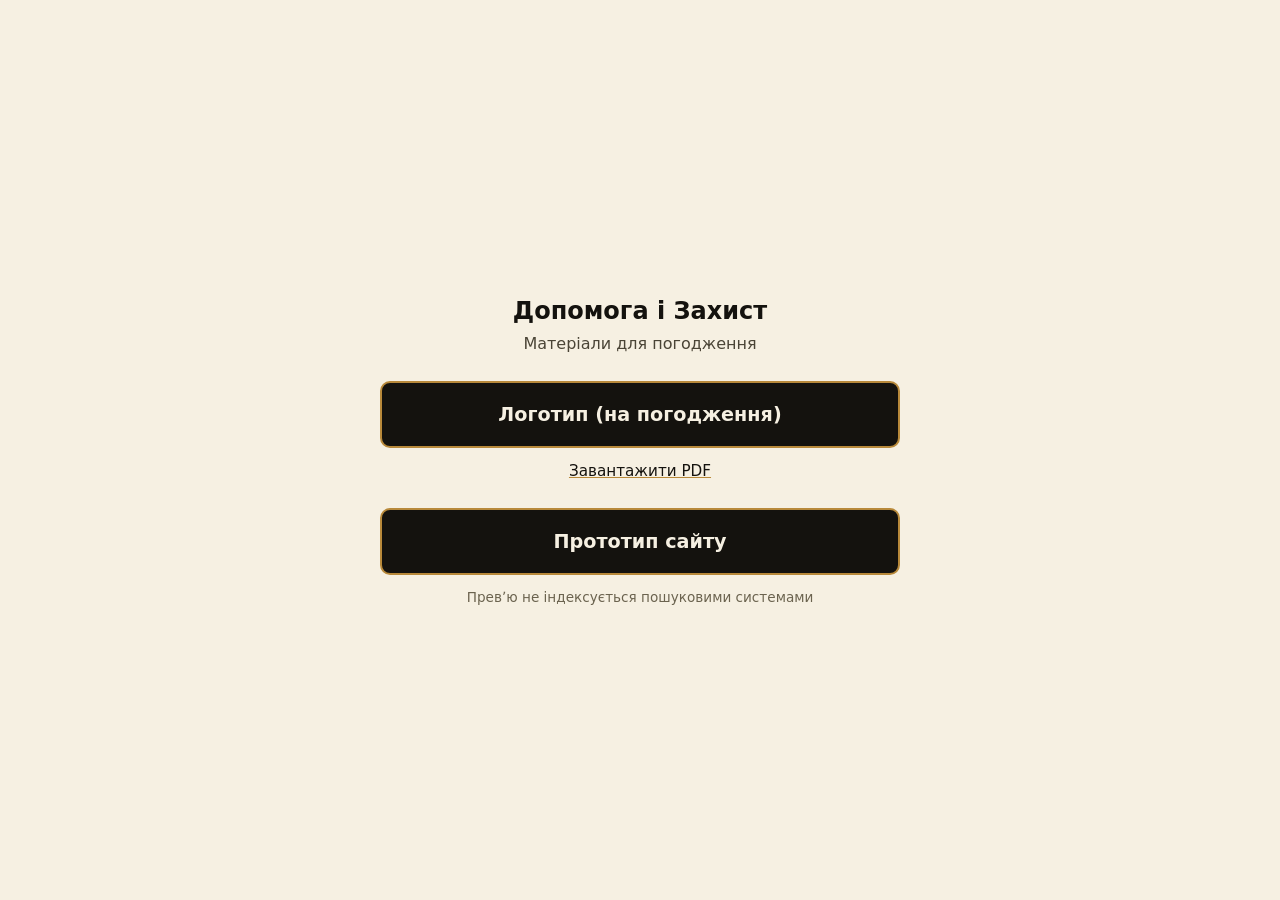
<file: index.html>
<!doctype html>
<html lang="uk">
<head>
<meta charset="utf-8">
<meta name="viewport" content="width=device-width, initial-scale=1">
<meta name="robots" content="noindex,nofollow">
<title>Допомога і Захист — превʼю для погодження</title>
<style>
:root{--cream:#f6f0e2;--black:#14120e;--gold:#b8893a}
*{box-sizing:border-box}
body{margin:0;min-height:100vh;background:var(--cream);color:var(--black);font-family:system-ui,-apple-system,"Segoe UI",Roboto,Arial,sans-serif;display:flex;align-items:center;justify-content:center;padding:24px 16px}
main{width:100%;max-width:520px;text-align:center}
h1{font-size:1.5rem;line-height:1.25;margin:0 0 8px}
p.sub{margin:0 0 28px;color:#4a4436}
a.big{display:block;padding:20px 16px;margin:0 0 14px;background:var(--black);color:var(--cream);border:2px solid var(--gold);border-radius:10px;font-size:1.2rem;font-weight:600;text-decoration:none}
a.big:hover,a.big:focus{background:var(--gold);color:var(--black)}
.small{font-size:.95rem;margin:0 0 28px}
.small a{color:var(--black);text-decoration-color:var(--gold)}
.note{font-size:.85rem;color:#6b634f;margin:0}
</style>
</head>
<body>
<main>
<h1>Допомога і Захист</h1>
<p class="sub">Матеріали для погодження</p>
<a class="big" href="logo/logo-approval-mobile.png">Логотип (на погодження)</a>
<p class="small"><a href="logo/logo-approval.pdf">Завантажити PDF</a></p>
<a class="big" href="prototype/index.html">Прототип сайту</a>
<p class="note">Превʼю не індексується пошуковими системами</p>
</main>
</body>
</html>
</file>
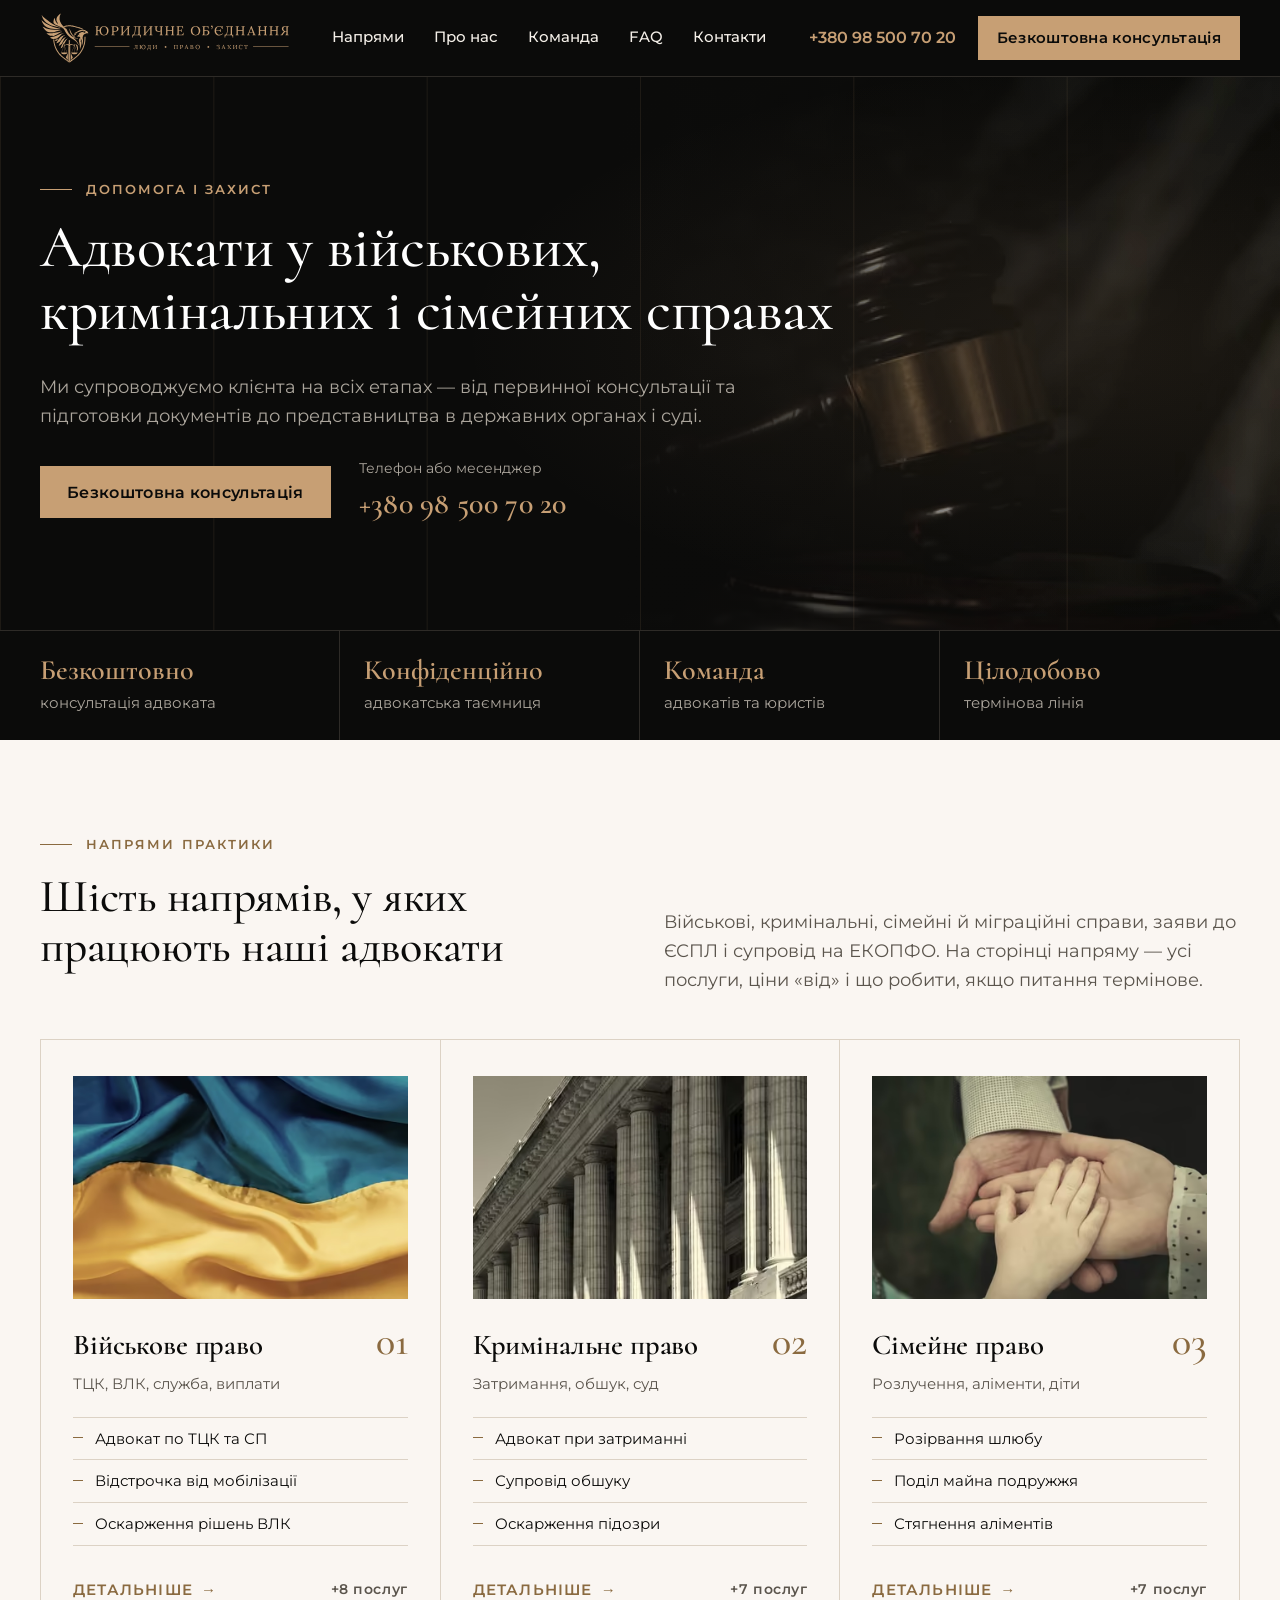
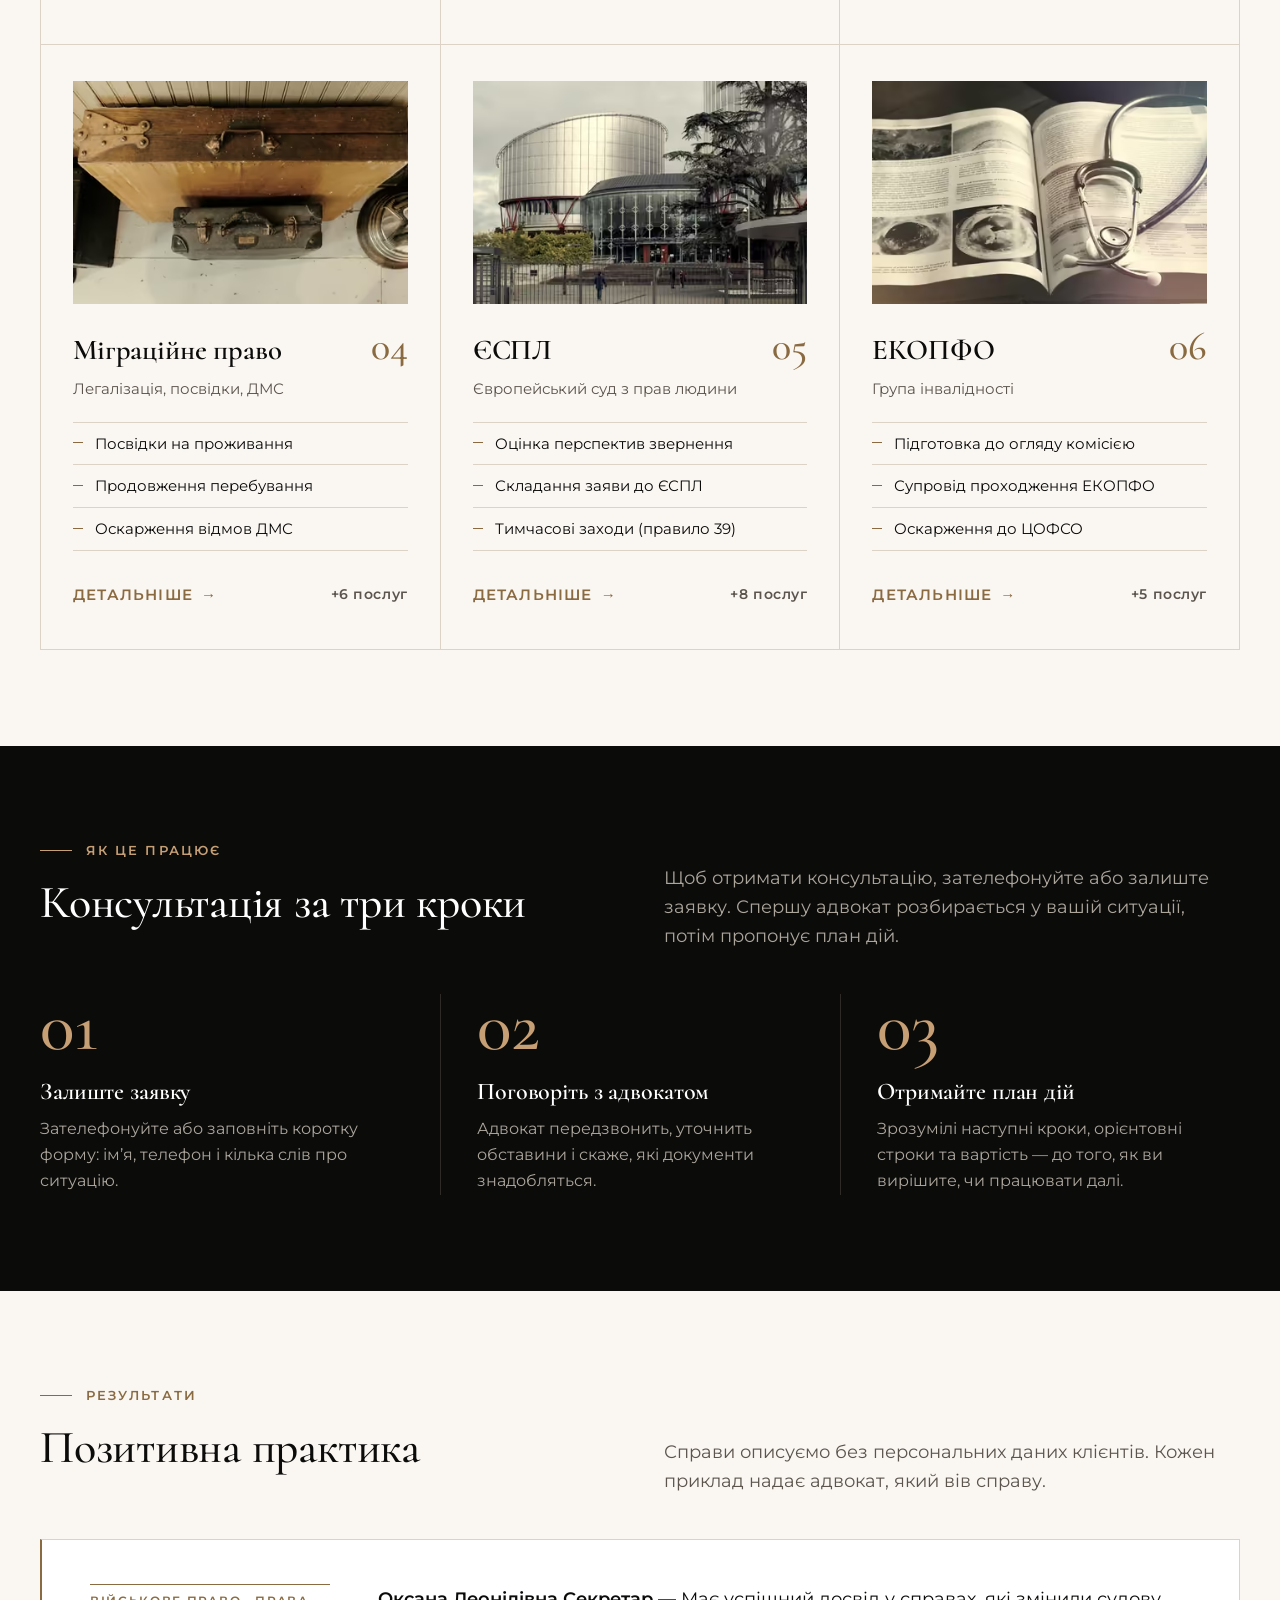
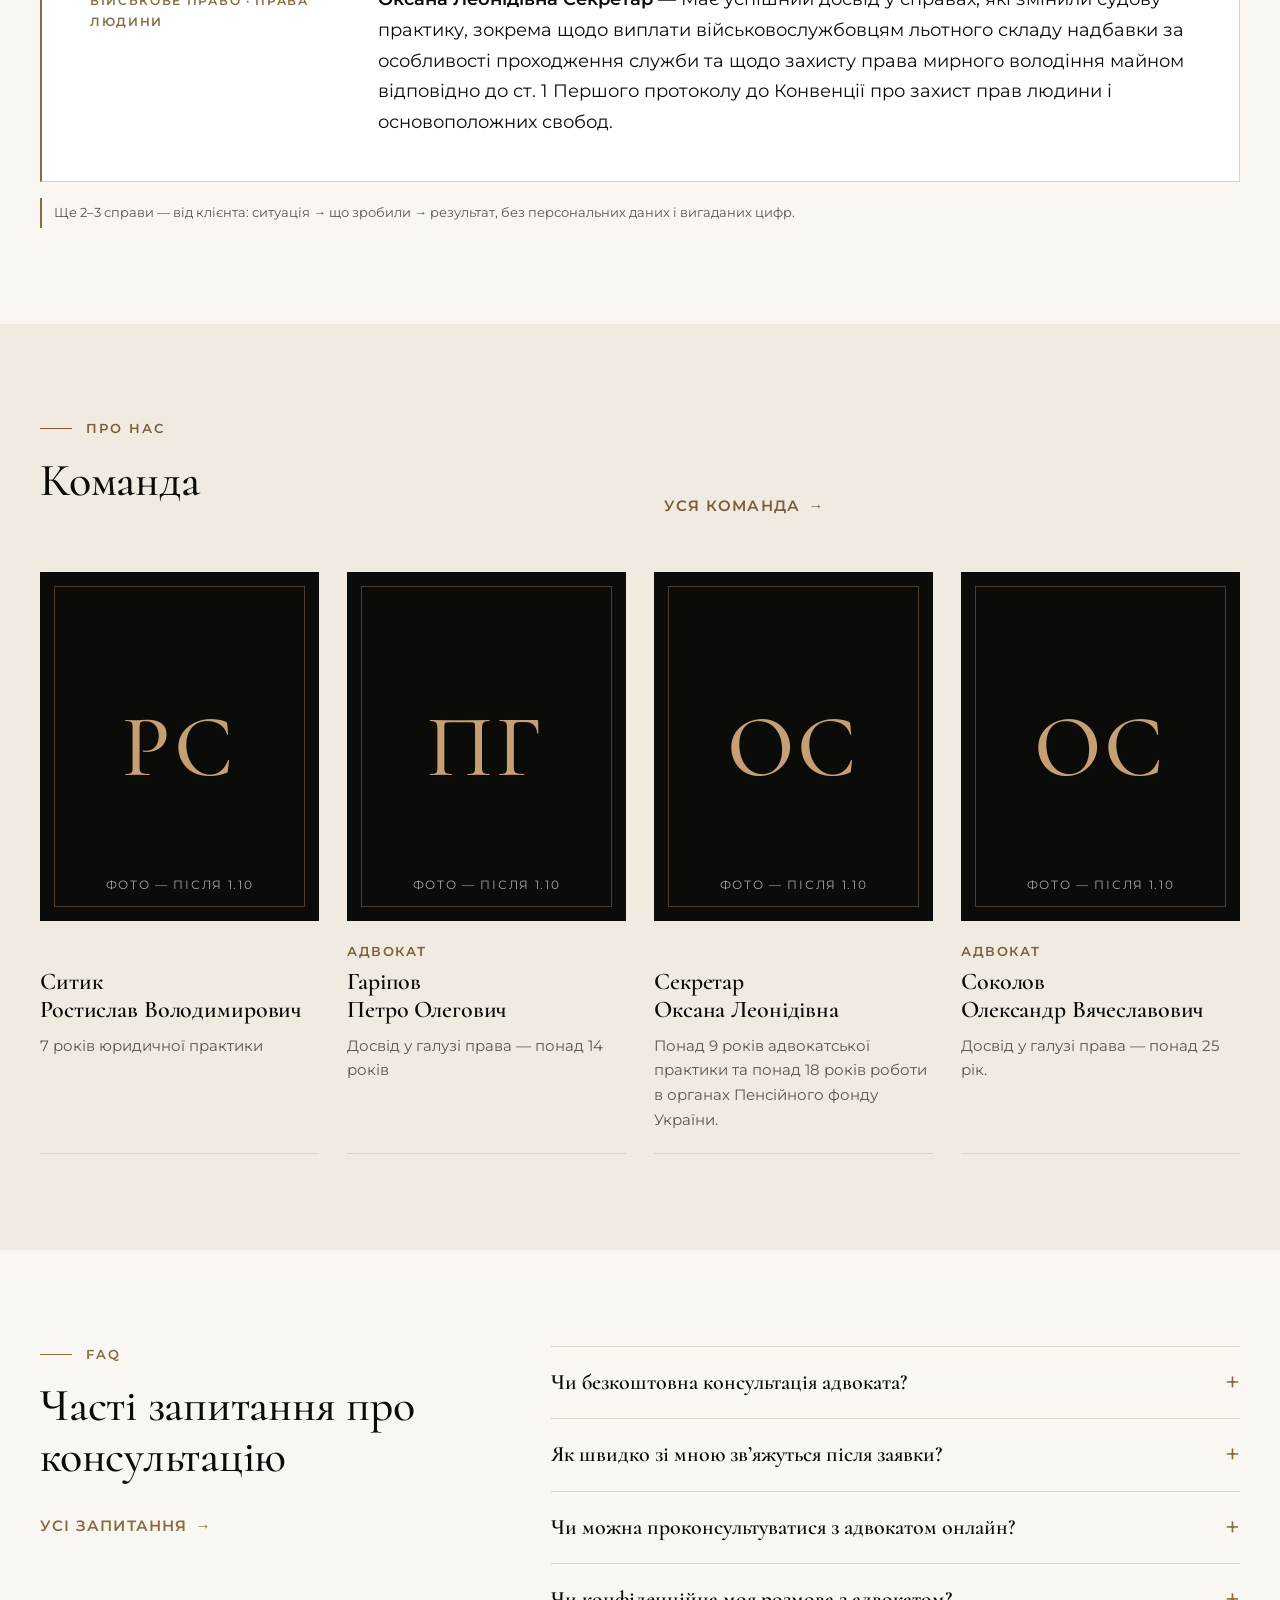
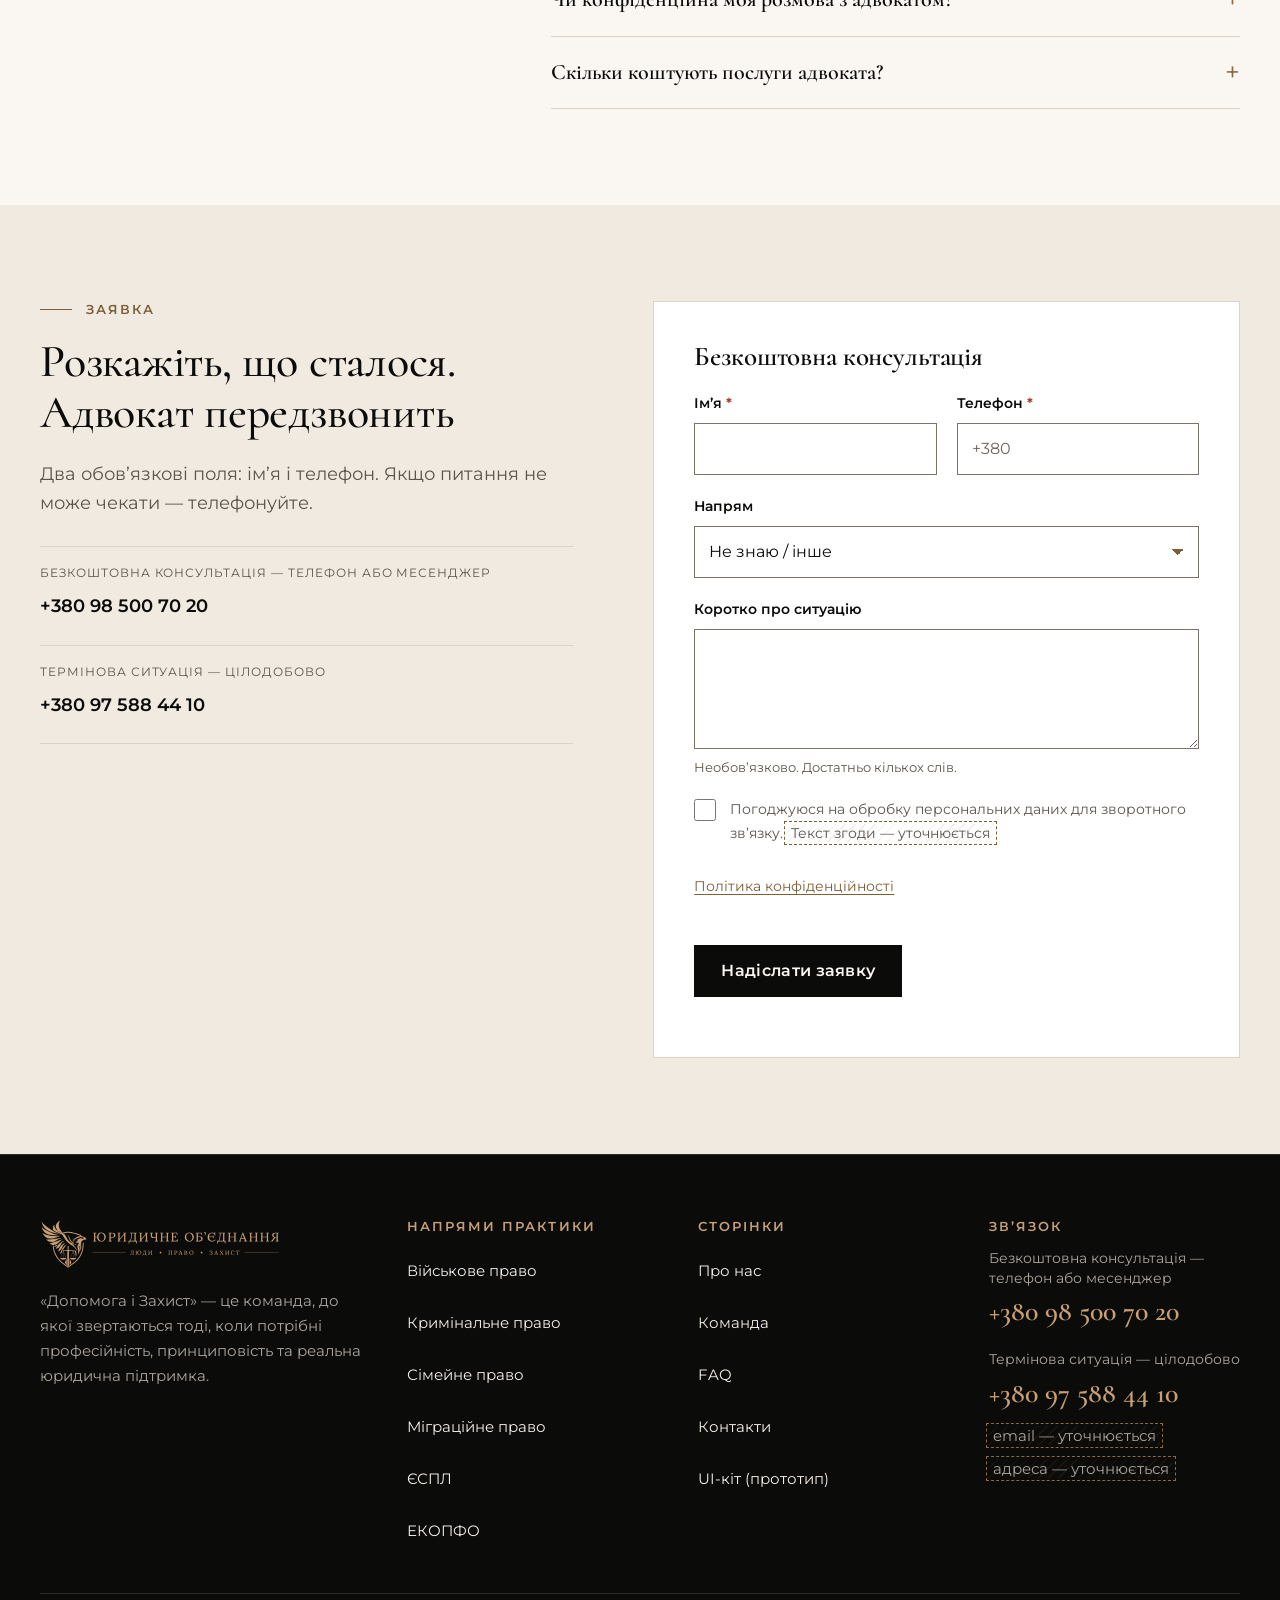
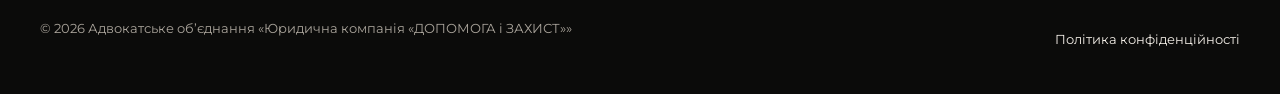
<file: prototype/index.html>
<!doctype html>
<html lang="uk">
<head>
<meta charset="utf-8">
<meta name="viewport" content="width=device-width, initial-scale=1, viewport-fit=cover">
<meta name="robots" content="noindex,nofollow">
<title>Допомога і Захист — адвокати: військове і кримінальне право</title>
<meta name="description" content="Адвокати з військового, кримінального, сімейного, міграційного права, ЄСПЛ і ЕКОПФО. Безкоштовна консультація +380 98 500 70 20, термінова лінія 24/7." data-draft="true">
<link rel="canonical" href="https://pravohelp.com.ua/">
<meta property="og:type" content="website">
<meta property="og:locale" content="uk_UA">
<meta property="og:site_name" content="Допомога і Захист">
<meta property="og:title" content="Допомога і Захист — адвокати: військове і кримінальне право">
<meta property="og:description" content="Адвокати з військового, кримінального, сімейного, міграційного права, ЄСПЛ і ЕКОПФО. Безкоштовна консультація +380 98 500 70 20, термінова лінія 24/7.">
<meta property="og:url" content="https://pravohelp.com.ua/">
<meta property="og:image" content="https://pravohelp.com.ua/brand/favicon/favicon-512.png">
<meta name="twitter:card" content="summary">
<meta name="twitter:title" content="Допомога і Захист — адвокати: військове і кримінальне право">
<meta name="twitter:description" content="Адвокати з військового, кримінального, сімейного, міграційного права, ЄСПЛ і ЕКОПФО. Безкоштовна консультація +380 98 500 70 20, термінова лінія 24/7.">
<meta name="twitter:image" content="https://pravohelp.com.ua/brand/favicon/favicon-512.png">
<script type="application/ld+json">{
 "@context": "https://schema.org",
 "@graph": [
  {
   "@type": [
    "Organization",
    "LegalService"
   ],
   "@id": "https://pravohelp.com.ua/#org",
   "name": "Допомога і Захист",
   "legalName": "Адвокатське об’єднання «Юридична компанія «ДОПОМОГА і ЗАХИСТ»»",
   "url": "https://pravohelp.com.ua/",
   "logo": "https://pravohelp.com.ua/brand/mark-shield.svg",
   "telephone": "+380985007020",
   "areaServed": "UA",
   "knowsAbout": [
    "Військове право",
    "Захист у кримінальних справах",
    "Сімейне право",
    "Міграційне право",
    "Європейський суд з прав людини",
    "ЕКОПФО (група інвалідності)"
   ],
   "contactPoint": [
    {
     "@type": "ContactPoint",
     "contactType": "консультація",
     "telephone": "+380985007020"
    },
    {
     "@type": "ContactPoint",
     "contactType": "термінова допомога",
     "telephone": "+380975884410",
     "hoursAvailable": {
      "@type": "OpeningHoursSpecification",
      "dayOfWeek": [
       "Monday",
       "Tuesday",
       "Wednesday",
       "Thursday",
       "Friday",
       "Saturday",
       "Sunday"
      ],
      "opens": "00:00",
      "closes": "23:59"
     }
    }
   ]
  },
  {
   "@type": "FAQPage",
   "@id": "https://pravohelp.com.ua/#faq",
   "mainEntity": [
    {
     "@type": "Question",
     "name": "Чи безкоштовна консультація адвоката?",
     "acceptedAnswer": {
      "@type": "Answer",
      "text": "Так, консультація безкоштовна. Ви телефонуєте або пишете в месенджер, адвокат вислуховує ситуацію, ставить уточнювальні питання й пояснює, які кроки можливі саме у вашій справі. Якщо потрібна подальша робота — документи, запити, представництво в суді, — адвокат заздалегідь називає її вартість, і ви самі вирішуєте, чи продовжувати."
     }
    },
    {
     "@type": "Question",
     "name": "Як швидко зі мною зв’яжуться після заявки?",
     "acceptedAnswer": {
      "@type": "Answer",
      "text": "Після заявки вам зателефонує адвокат, щоб уточнити обставини. графік зв’язку — уточнюється Якщо ситуація термінова — затримання, обшук, доставлення до ТЦК та СП, — не чекайте дзвінка у відповідь на заявку. Телефонуйте одразу на цілодобову лінію «Допомога і Захист»: +380 97 588 44 10, на неї відповідають у будь-який час доби."
     }
    },
    {
     "@type": "Question",
     "name": "Чи можна проконсультуватися з адвокатом онлайн?",
     "acceptedAnswer": {
      "@type": "Answer",
      "text": "Так, безкоштовна консультація відбувається телефоном або в месенджері. Зателефонуйте на +380 98 500 70 20 або залиште заявку на сайті — адвокат зв’яжеться з вами, вислухає ситуацію і пояснить можливі кроки. перелік месенджерів — від клієнта"
     }
    },
    {
     "@type": "Question",
     "name": "Чи конфіденційна моя розмова з адвокатом?",
     "acceptedAnswer": {
      "@type": "Answer",
      "text": "Так. Усе, що ви повідомляєте адвокату у зв’язку з правовою допомогою, становить адвокатську таємницю відповідно до Закону України «Про адвокатуру та адвокатську діяльність». Адвокат не розголошує ці відомості без вашої згоди. Тому розповідайте відверто: без повної картини адвокат не зможе правильно оцінити ситуацію і запропонувати план дій."
     }
    },
    {
     "@type": "Question",
     "name": "Скільки коштують послуги адвоката?",
     "acceptedAnswer": {
      "@type": "Answer",
      "text": "Вартість залежить від напряму й обсягу роботи. На сторінці кожного напряму для послуг указано ціну «від» за базовий обсяг, а точну суму адвокат називає після консультації, до початку роботи. Консультація безкоштовна, тож ви дізнаєтеся ціну заздалегідь і самі вирішите, чи замовляти послугу. ціни — уточнюються"
     }
    }
   ]
  }
 ]
}</script>
<link rel="icon" href="../brand/favicon/favicon.svg" type="image/svg+xml">
<link rel="preload" href="fonts/cormorant-cyrillic-500-normal.woff2" as="font" type="font/woff2" crossorigin>
<link rel="preload" href="fonts/montserrat-cyrillic-400-normal.woff2" as="font" type="font/woff2" crossorigin>
<link rel="stylesheet" href="assets/style.css">
</head>
<body>
<a class="skip" href="#main">Перейти до змісту</a>
<header class="site-header">
  <div class="container">
    <a class="brand" href="index.html"><img src="../brand/logo-horizontal-dark.svg" alt="Допомога і Захист — на головну" width="250" height="53"></a>
    <nav class="nav" aria-label="Головне меню"><ul><li><a href="index.html#practices">Напрями</a></li><li><a href="about.html">Про нас</a></li><li><a href="about.html#team">Команда</a></li><li><a href="faq.html">FAQ</a></li><li><a href="contacts.html">Контакти</a></li></ul></nav>
    <div class="header-cta">
      <a class="tel" href="tel:+380985007020">+380 98 500 70 20</a>
      <a class="btn btn--gold" href="#form" data-consult>Безкоштовна консультація</a>
    </div>
    <button class="burger" type="button" aria-expanded="false" aria-controls="mobile-nav"><span></span><span></span><span></span><span class="visually-hidden">Меню</span></button>
  </div>
  <nav class="mobile-nav" id="mobile-nav" aria-label="Мобільне меню"><div class="mobile-nav__top"><span class="mobile-nav__title">Меню</span><button class="mobile-nav__close" type="button" aria-label="Закрити меню"><span aria-hidden="true"></span><span aria-hidden="true"></span></button></div><ul><li><a href="index.html#practices">Напрями</a></li><li><a href="about.html">Про нас</a></li><li><a href="about.html#team">Команда</a></li><li><a href="faq.html">FAQ</a></li><li><a href="contacts.html">Контакти</a></li></ul><div class="mobile-nav__cta"><a class="btn btn--gold" href="#form" data-consult>Безкоштовна консультація</a><a class="tel-big" href="tel:+380985007020">+380 98 500 70 20</a></div></nav>
</header>
<main id="main">

<section class="hero" aria-labelledby="hero-title">
  <div class="hero-photo" aria-hidden="true"><picture><source media="(min-width: 960px)" type="image/avif" srcset="img/gavel-dark-960.avif 960w, img/gavel-dark-1600.avif 1600w" sizes="62vw"><source media="(min-width: 960px)" type="image/webp" srcset="img/gavel-dark-960.webp 960w, img/gavel-dark-1600.webp 1600w" sizes="62vw"><source media="(min-width: 960px)" srcset="img/gavel-dark-960.jpg 960w, img/gavel-dark-1600.jpg 1600w" sizes="62vw"><source type="image/avif" srcset="img/gavel-dark-m-480.avif 480w, img/gavel-dark-m-960.avif 960w" sizes="100vw"><source type="image/webp" srcset="img/gavel-dark-m-480.webp 480w, img/gavel-dark-m-960.webp 960w" sizes="100vw"><img src="img/gavel-dark-m-480.jpg" srcset="img/gavel-dark-m-480.jpg 480w, img/gavel-dark-m-960.jpg 960w" sizes="100vw" width="480" height="640" alt="" fetchpriority="high" decoding="async"></picture></div>
  <div class="container">
    <div>
      <p class="eyebrow">Допомога і Захист</p>
      <h1 id="hero-title" data-draft="true">Адвокати у військових, кримінальних і сімейних справах</h1>
      <p class="lead">Ми супроводжуємо клієнта на всіх етапах — від первинної консультації та підготовки документів до представництва в державних органах і суді.</p>
      <div class="hero-actions">
        <a class="btn btn--gold" href="#form" data-consult>Безкоштовна консультація</a>
        <div class="hero-phone"><small>Телефон або месенджер</small><a class="tel-big" href="tel:+380985007020">+380 98 500 70 20</a></div>
      </div>
    </div>
  </div>
  <div class="trust"><div class="container"><ul data-draft="true">
    <li><strong>Безкоштовно</strong><span>консультація адвоката</span></li>
    <li><strong>Конфіденційно</strong><span>адвокатська таємниця</span></li>
    <li><strong>Команда</strong><span>адвокатів та юристів</span></li>
    <li><strong>Цілодобово</strong><span>термінова лінія</span></li>
  </ul></div></div>
</section>

<section class="section" id="practices" aria-labelledby="practices-title">
  <div class="container">
    <div class="section-head section-head--split">
      <div><p class="eyebrow">Напрями практики</p><h2 id="practices-title" data-draft="true">Шість напрямів, у яких працюють наші адвокати</h2></div>
      <p class="lead" data-draft="true">Військові, кримінальні, сімейні й міграційні справи, заяви до ЄСПЛ і супровід на ЕКОПФО. На сторінці напряму — усі послуги, ціни «від» і що робити, якщо питання термінове.</p>
    </div>
    <ul class="cards">
      <li class="card"><picture class="card__img"><source type="image/avif" srcset="img/ukraine-flag-400.avif 400w, img/ukraine-flag-800.avif 800w" sizes="(min-width: 1024px) 340px, (min-width: 700px) calc(50vw - 96px), calc(100vw - 40px)"><source type="image/webp" srcset="img/ukraine-flag-400.webp 400w, img/ukraine-flag-800.webp 800w" sizes="(min-width: 1024px) 340px, (min-width: 700px) calc(50vw - 96px), calc(100vw - 40px)"><img src="img/ukraine-flag-400.jpg" srcset="img/ukraine-flag-400.jpg 400w, img/ukraine-flag-800.jpg 800w" sizes="(min-width: 1024px) 340px, (min-width: 700px) calc(50vw - 96px), calc(100vw - 40px)" width="400" height="267" alt="Синьо-жовтий прапор України, складки тканини зблизька" loading="lazy" decoding="async"></picture><div class="card__head"><span class="card__num" aria-hidden="true">01</span><h3><a href="practice.html">Військове право</a></h3><p class="card__sub" data-draft="true">ТЦК, ВЛК, служба, виплати</p></div><ul class="card__svc" aria-label="Ключові послуги"><li>Адвокат по ТЦК та СП</li><li>Відстрочка від мобілізації</li><li>Оскарження рішень ВЛК</li></ul><div class="card__foot"><span class="link-more" aria-hidden="true">Детальніше</span><span class="card__count">+8 послуг</span></div></li>
      <li class="card"><picture class="card__img"><source type="image/avif" srcset="img/court-columns-400.avif 400w, img/court-columns-800.avif 800w" sizes="(min-width: 1024px) 340px, (min-width: 700px) calc(50vw - 96px), calc(100vw - 40px)"><source type="image/webp" srcset="img/court-columns-400.webp 400w, img/court-columns-800.webp 800w" sizes="(min-width: 1024px) 340px, (min-width: 700px) calc(50vw - 96px), calc(100vw - 40px)"><img src="img/court-columns-400.jpg" srcset="img/court-columns-400.jpg 400w, img/court-columns-800.jpg 800w" sizes="(min-width: 1024px) 340px, (min-width: 700px) calc(50vw - 96px), calc(100vw - 40px)" width="400" height="267" alt="Кам’яна колонада класичної будівлі в контрастному світлі" loading="lazy" decoding="async"></picture><div class="card__head"><span class="card__num" aria-hidden="true">02</span><h3><a href="practice.html">Кримінальне право</a></h3><p class="card__sub" data-draft="true">Затримання, обшук, суд</p></div><ul class="card__svc" aria-label="Ключові послуги"><li>Адвокат при затриманні</li><li>Супровід обшуку</li><li>Оскарження підозри</li></ul><div class="card__foot"><span class="link-more" aria-hidden="true">Детальніше</span><span class="card__count">+7 послуг</span></div></li>
      <li class="card"><picture class="card__img"><source type="image/avif" srcset="img/family-hands-400.avif 400w, img/family-hands-800.avif 800w" sizes="(min-width: 1024px) 340px, (min-width: 700px) calc(50vw - 96px), calc(100vw - 40px)"><source type="image/webp" srcset="img/family-hands-400.webp 400w, img/family-hands-800.webp 800w" sizes="(min-width: 1024px) 340px, (min-width: 700px) calc(50vw - 96px), calc(100vw - 40px)"><img src="img/family-hands-400.jpg" srcset="img/family-hands-400.jpg 400w, img/family-hands-800.jpg 800w" sizes="(min-width: 1024px) 340px, (min-width: 700px) calc(50vw - 96px), calc(100vw - 40px)" width="400" height="267" alt="Дитяча долоня в руках дорослих" loading="lazy" decoding="async"></picture><div class="card__head"><span class="card__num" aria-hidden="true">03</span><h3><a href="practice.html">Сімейне право</a></h3><p class="card__sub" data-draft="true">Розлучення, аліменти, діти</p></div><ul class="card__svc" aria-label="Ключові послуги"><li>Розірвання шлюбу</li><li>Поділ майна подружжя</li><li>Стягнення аліментів</li></ul><div class="card__foot"><span class="link-more" aria-hidden="true">Детальніше</span><span class="card__count">+7 послуг</span></div></li>
      <li class="card"><picture class="card__img"><source type="image/avif" srcset="img/old-suitcases-400.avif 400w, img/old-suitcases-800.avif 800w" sizes="(min-width: 1024px) 340px, (min-width: 700px) calc(50vw - 96px), calc(100vw - 40px)"><source type="image/webp" srcset="img/old-suitcases-400.webp 400w, img/old-suitcases-800.webp 800w" sizes="(min-width: 1024px) 340px, (min-width: 700px) calc(50vw - 96px), calc(100vw - 40px)"><img src="img/old-suitcases-400.jpg" srcset="img/old-suitcases-400.jpg 400w, img/old-suitcases-800.jpg 800w" sizes="(min-width: 1024px) 340px, (min-width: 700px) calc(50vw - 96px), calc(100vw - 40px)" width="400" height="267" alt="Старі валізи біля дерев’яної стіни" loading="lazy" decoding="async"></picture><div class="card__head"><span class="card__num" aria-hidden="true">04</span><h3><a href="practice.html">Міграційне право</a></h3><p class="card__sub" data-draft="true">Легалізація, посвідки, ДМС</p></div><ul class="card__svc" aria-label="Ключові послуги"><li>Посвідки на проживання</li><li>Продовження перебування</li><li>Оскарження відмов ДМС</li></ul><div class="card__foot"><span class="link-more" aria-hidden="true">Детальніше</span><span class="card__count">+6 послуг</span></div></li>
      <li class="card"><picture class="card__img"><source type="image/avif" srcset="img/echr-strasbourg-400.avif 400w, img/echr-strasbourg-800.avif 800w" sizes="(min-width: 1024px) 340px, (min-width: 700px) calc(50vw - 96px), calc(100vw - 40px)"><source type="image/webp" srcset="img/echr-strasbourg-400.webp 400w, img/echr-strasbourg-800.webp 800w" sizes="(min-width: 1024px) 340px, (min-width: 700px) calc(50vw - 96px), calc(100vw - 40px)"><img src="img/echr-strasbourg-400.jpg" srcset="img/echr-strasbourg-400.jpg 400w, img/echr-strasbourg-800.jpg 800w" sizes="(min-width: 1024px) 340px, (min-width: 700px) calc(50vw - 96px), calc(100vw - 40px)" width="400" height="267" alt="Будівля Європейського суду з прав людини у Страсбурзі" loading="lazy" decoding="async"></picture><div class="card__head"><span class="card__num" aria-hidden="true">05</span><h3><a href="practice.html">ЄСПЛ</a></h3><p class="card__sub">Європейський суд з прав людини</p></div><ul class="card__svc" aria-label="Ключові послуги"><li>Оцінка перспектив звернення</li><li>Складання заяви до ЄСПЛ</li><li>Тимчасові заходи (правило 39)</li></ul><div class="card__foot"><span class="link-more" aria-hidden="true">Детальніше</span><span class="card__count">+8 послуг</span></div></li>
      <li class="card"><picture class="card__img"><source type="image/avif" srcset="img/medical-book-stethoscope-400.avif 400w, img/medical-book-stethoscope-800.avif 800w" sizes="(min-width: 1024px) 340px, (min-width: 700px) calc(50vw - 96px), calc(100vw - 40px)"><source type="image/webp" srcset="img/medical-book-stethoscope-400.webp 400w, img/medical-book-stethoscope-800.webp 800w" sizes="(min-width: 1024px) 340px, (min-width: 700px) calc(50vw - 96px), calc(100vw - 40px)"><img src="img/medical-book-stethoscope-400.jpg" srcset="img/medical-book-stethoscope-400.jpg 400w, img/medical-book-stethoscope-800.jpg 800w" sizes="(min-width: 1024px) 340px, (min-width: 700px) calc(50vw - 96px), calc(100vw - 40px)" width="400" height="267" alt="Стетоскоп на розгорнутому медичному довіднику" loading="lazy" decoding="async"></picture><div class="card__head"><span class="card__num" aria-hidden="true">06</span><h3><a href="practice.html">ЕКОПФО</a></h3><p class="card__sub">Група інвалідності</p></div><ul class="card__svc" aria-label="Ключові послуги"><li>Підготовка до огляду комісією</li><li>Супровід проходження ЕКОПФО</li><li>Оскарження до ЦОФСО</li></ul><div class="card__foot"><span class="link-more" aria-hidden="true">Детальніше</span><span class="card__count">+5 послуг</span></div></li>
    </ul>
  </div>
</section>

<section class="section dark" aria-labelledby="steps-title">
  <div class="container">
    <div class="section-head section-head--split">
      <div><p class="eyebrow">Як це працює</p><h2 id="steps-title" style="color:#fff" data-draft="true">Консультація за три кроки</h2></div>
      <p class="lead" data-draft="true">Щоб отримати консультацію, зателефонуйте або залиште заявку. Спершу адвокат розбирається у вашій ситуації, потім пропонує план дій.</p>
    </div>
    <ol class="steps" data-draft="true">
      <li class="step"><span class="step__num" aria-hidden="true">01</span><h3>Залиште заявку</h3><p>Зателефонуйте або заповніть коротку форму: ім’я, телефон і кілька слів про ситуацію.</p></li>
      <li class="step"><span class="step__num" aria-hidden="true">02</span><h3>Поговоріть з адвокатом</h3><p>Адвокат передзвонить, уточнить обставини і скаже, які документи знадобляться.</p></li>
      <li class="step"><span class="step__num" aria-hidden="true">03</span><h3>Отримайте план дій</h3><p>Зрозумілі наступні кроки, орієнтовні строки та вартість — до того, як ви вирішите, чи працювати далі.</p></li>
    </ol>
  </div>
</section>

<section class="section" aria-labelledby="cases-title">
  <div class="container">
    <div class="section-head section-head--split">
      <div><p class="eyebrow">Результати</p><h2 id="cases-title">Позитивна практика</h2></div>
      <p class="lead" data-draft="true">Справи описуємо без персональних даних клієнтів. Кожен приклад надає адвокат, який вів справу.</p>
    </div>
    <ul class="cases cases--single">
      <li class="case case--feature"><span class="case__tag">Військове право · Права людини</span><p><span class="case__by" data-draft="true">Оксана Леонідівна Секретар — </span>Має успішний досвід у справах, які змінили судову практику, зокрема щодо виплати військовослужбовцям льотного складу надбавки за особливості проходження служби та щодо захисту права мирного володіння майном відповідно до ст. 1 Першого протоколу до Конвенції про захист прав людини і основоположних свобод.</p></li>
    </ul>
    <p class="proto-note" data-draft="true">Ще 2–3 справи — від клієнта: ситуація → що зробили → результат, без персональних даних і вигаданих цифр.</p>
  </div>
</section>

<section class="section section--sand" aria-labelledby="team-title">
  <div class="container">
    <div class="section-head section-head--split">
      <div><p class="eyebrow">Про нас</p><h2 id="team-title">Команда</h2></div>
      <p class="lead"><a class="link-more" href="about.html#team">Уся команда</a></p>
    </div>
    <ul class="team">
      <li class="member">
        <div class="member__photo" role="img" aria-label="Фото буде після фотосесії"><span class="member__initials" aria-hidden="true">РС</span><small data-draft="true">Фото — після 1.10</small></div>
        <p class="member__role" aria-hidden="true"></p><h3 class="member__name"><span class="member__surname">Ситик</span> Ростислав Володимирович</h3><p class="member__exp">7 років юридичної практики</p>
      </li>
      <li class="member">
        <div class="member__photo" role="img" aria-label="Фото буде після фотосесії"><span class="member__initials" aria-hidden="true">ПГ</span><small data-draft="true">Фото — після 1.10</small></div>
        <p class="member__role">Адвокат</p><h3 class="member__name"><span class="member__surname">Гаріпов</span> Петро Олегович</h3><p class="member__exp">Досвід у галузі права — понад 14 років</p>
      </li>
      <li class="member">
        <div class="member__photo" role="img" aria-label="Фото буде після фотосесії"><span class="member__initials" aria-hidden="true">ОС</span><small data-draft="true">Фото — після 1.10</small></div>
        <p class="member__role" aria-hidden="true"></p><h3 class="member__name"><span class="member__surname">Секретар</span> Оксана Леонідівна</h3><p class="member__exp">Понад 9 років адвокатської практики та понад 18 років роботи в органах Пенсійного фонду України.</p>
      </li>
      <li class="member">
        <div class="member__photo" role="img" aria-label="Фото буде після фотосесії"><span class="member__initials" aria-hidden="true">ОС</span><small data-draft="true">Фото — після 1.10</small></div>
        <p class="member__role">Адвокат</p><h3 class="member__name"><span class="member__surname">Соколов</span> Олександр <span data-typo="true" title="Друкарська помилка в джерелі — уточнити">Вячеславович</span></h3><p class="member__exp">Досвід у галузі права — <span data-typo="true" title="Друкарська помилка в джерелі — уточнити">понад 25 рік</span>.</p>
      </li>
    </ul>
  </div>
</section>

<section class="section" aria-labelledby="faq-title">
  <div class="container two-col">
    <div><p class="eyebrow">FAQ</p><h2 id="faq-title">Часті запитання про консультацію</h2><p><a class="link-more" href="faq.html">Усі запитання</a></p></div>
    <div class="faq" data-draft="true">
<details><summary>Чи безкоштовна консультація адвоката?</summary><div class="answer"><p>Так, консультація безкоштовна. Ви телефонуєте або пишете в месенджер, адвокат вислуховує ситуацію, ставить уточнювальні питання й пояснює, які кроки можливі саме у вашій справі. Якщо потрібна подальша робота — документи, запити, представництво в суді, — адвокат заздалегідь називає її вартість, і ви самі вирішуєте, чи продовжувати.</p></div></details>
<details><summary>Як швидко зі мною зв’яжуться після заявки?</summary><div class="answer"><p>Після заявки вам зателефонує адвокат, щоб уточнити обставини. <span class="ph">графік зв’язку — уточнюється</span> Якщо ситуація термінова — затримання, обшук, доставлення до ТЦК та СП, — не чекайте дзвінка у відповідь на заявку. Телефонуйте одразу на цілодобову лінію «Допомога і Захист»: +380 97 588 44 10, на неї відповідають у будь-який час доби.</p></div></details>
<details><summary>Чи можна проконсультуватися з адвокатом онлайн?</summary><div class="answer"><p>Так, безкоштовна консультація відбувається телефоном або в месенджері. Зателефонуйте на +380 98 500 70 20 або залиште заявку на сайті — адвокат зв’яжеться з вами, вислухає ситуацію і пояснить можливі кроки. <span class="ph">перелік месенджерів — від клієнта</span></p></div></details>
<details><summary>Чи конфіденційна моя розмова з адвокатом?</summary><div class="answer"><p>Так. Усе, що ви повідомляєте адвокату у зв’язку з правовою допомогою, становить адвокатську таємницю відповідно до Закону України «Про адвокатуру та адвокатську діяльність». Адвокат не розголошує ці відомості без вашої згоди. Тому розповідайте відверто: без повної картини адвокат не зможе правильно оцінити ситуацію і запропонувати план дій.</p></div></details>
<details><summary>Скільки коштують послуги адвоката?</summary><div class="answer"><p>Вартість залежить від напряму й обсягу роботи. На сторінці кожного напряму для послуг указано ціну «від» за базовий обсяг, а точну суму адвокат називає після консультації, до початку роботи. Консультація безкоштовна, тож ви дізнаєтеся ціну заздалегідь і самі вирішите, чи замовляти послугу. <span class="ph">ціни — уточнюються</span></p></div></details>
    </div>
  </div>
</section>

<section class="section section--sand" aria-labelledby="form-section-title">
  <div class="container form-wrap">
    <div class="form-aside">
      <p class="eyebrow">Заявка</p>
      <h2 id="form-section-title" data-draft="true">Розкажіть, що сталося. Адвокат передзвонить</h2>
      <p class="lead" data-draft="true">Два обов’язкові поля: ім’я і телефон. Якщо питання не може чекати — телефонуйте.</p>
      <ul class="contact-list"><li><small>Безкоштовна консультація — телефон або месенджер</small><a href="tel:+380985007020">+380 98 500 70 20</a></li><li><small>Термінова ситуація — цілодобово</small><a href="tel:+380975884410">+380 97 588 44 10</a></li></ul>
    </div>
    <form class="form" id="form" action="#" method="post" data-proto aria-labelledby="form-title" novalidate>
      <h3 id="form-title" style="margin:0">Безкоштовна консультація</h3>
      <div class="row-2">
        <div class="field"><label for="f-name">Ім’я <span class="req" aria-hidden="true">*</span></label><input class="input" id="f-name" name="name" autocomplete="name" enterkeyhint="next" required></div>
        <div class="field"><label for="f-phone">Телефон <span class="req" aria-hidden="true">*</span></label><input class="input" id="f-phone" name="phone" type="tel" autocomplete="tel" inputmode="tel" enterkeyhint="next" placeholder="+380" required></div>
      </div>
      <div class="field"><label for="f-practice">Напрям</label>
        <select class="select" id="f-practice" name="practice"><option value="">Не знаю / інше</option><option value="Військове право">Військове право</option><option value="Кримінальне право">Кримінальне право</option><option value="Сімейне право">Сімейне право</option><option value="Міграційне право">Міграційне право</option><option value="ЄСПЛ">ЄСПЛ</option><option value="ЕКОПФО">ЕКОПФО</option></select></div>
      <div class="field"><label for="f-msg">Коротко про ситуацію</label><textarea class="textarea" id="f-msg" name="message" rows="4"></textarea><span class="hint" data-draft="true">Необов’язково. Достатньо кількох слів.</span></div>
      <label class="check"><input type="checkbox" name="consent" required><span data-draft="true">Погоджуюся на обробку персональних даних для зворотного зв’язку. <span class="ph">Текст згоди — уточнюється</span></span></label>
      <p class="hint form-policy"><a href="#" data-draft="true">Політика конфіденційності</a></p>
      <button class="btn btn--dark" type="submit">Надіслати заявку</button>
      <p role="status" class="hint" aria-live="polite" style="margin:0;font-size:14px"></p>
    </form>
  </div>
</section>
</main>
<footer class="site-footer">
  <div class="container">
    <div>
      <a class="brand" href="index.html"><img src="../brand/logo-horizontal-dark.svg" alt="Допомога і Захист" width="240" height="51"></a>
      <p style="margin-top:20px;max-width:34ch">«Допомога і Захист» — це команда, до якої звертаються тоді, коли потрібні професійність, принциповість та реальна юридична підтримка.</p>
    </div>
    <div>
      <h2>Напрями практики</h2>
      <ul><li><a href="practice.html">Військове право</a></li><li><a href="practice.html">Кримінальне право</a></li><li><a href="practice.html">Сімейне право</a></li><li><a href="practice.html">Міграційне право</a></li><li><a href="practice.html">ЄСПЛ</a></li><li><a href="practice.html">ЕКОПФО</a></li></ul>
    </div>
    <div>
      <h2>Сторінки</h2>
      <ul><li><a href="about.html">Про нас</a></li><li><a href="about.html#team">Команда</a></li><li><a href="faq.html">FAQ</a></li><li><a href="contacts.html">Контакти</a></li><li><a href="ui-kit.html">UI-кіт (прототип)</a></li></ul>
    </div>
    <div>
      <h2>Зв’язок</h2>
      <ul>
        <li class="foot-tel"><small>Безкоштовна консультація — телефон або месенджер</small><a class="tel" href="tel:+380985007020">+380 98 500 70 20</a></li>
        <li class="foot-tel"><small>Термінова ситуація — цілодобово</small><a class="tel" href="tel:+380975884410">+380 97 588 44 10</a></li>
        <li><span class="ph" data-draft="true">email — уточнюється</span></li>
        <li><span class="ph" data-draft="true">адреса — уточнюється</span></li>
      </ul>
    </div>
    <div class="footer-bottom">
      <span>© 2026 Адвокатське об’єднання «Юридична компанія «ДОПОМОГА і ЗАХИСТ»»</span>
      <a href="#" data-draft="true">Політика конфіденційності</a>
    </div>
  </div>
</footer>
<nav class="mobile-bar" aria-label="Швидкий зв’язок">
  <a href="tel:+380985007020"><svg viewBox="0 0 24 24" fill="none" stroke="currentColor" stroke-width="1.6" aria-hidden="true"><path d="M5 3h4l2 5-2.5 1.5a11 11 0 0 0 6 6L16 13l5 2v4a2 2 0 0 1-2 2A16 16 0 0 1 3 5a2 2 0 0 1 2-2z"/></svg>Зателефонувати</a>
  <a href="#form"><svg viewBox="0 0 24 24" fill="none" stroke="currentColor" stroke-width="1.6" aria-hidden="true"><path d="M4 5h16v11H9l-5 4z"/></svg>Написати</a>
</nav>
<dialog class="consult" id="consult" aria-modal="true" aria-labelledby="consult-title" aria-describedby="consult-desc">
  <form class="consult__form" id="consult-form" action="#" method="post" data-proto novalidate>
    <button class="consult__close" type="button" aria-label="Закрити вікно"><span aria-hidden="true"></span><span aria-hidden="true"></span></button>
    <div class="consult__scroll">
      <div class="consult__aside">
        <p class="eyebrow">Заявка</p>
        <h2 id="consult-title" tabindex="-1">Безкоштовна консультація</h2>
        <p class="consult__lead" id="consult-desc" data-draft="true">Залиште ім’я і телефон — адвокат передзвонить і розпитає, що сталося.</p>
        <ul class="consult__phones">
          <li><small>Безкоштовна консультація — телефон або месенджер</small><a href="tel:+380985007020">+380 98 500 70 20</a></li>
          <li><small>Термінова ситуація — цілодобово</small><a href="tel:+380975884410">+380 97 588 44 10</a></li>
        </ul>
      </div>
      <div class="consult__body">
        <div class="consult__service" hidden><span class="consult__service-label">Послуга</span><strong class="consult__service-name"></strong><button class="consult__service-clear" type="button">Змінити<span class="visually-hidden"> послугу</span></button><input type="hidden" name="service" value=""></div>
        <div class="row-2">
          <div class="field"><label for="m-name">Ім’я <span class="req" aria-hidden="true">*</span></label><input class="input" id="m-name" name="name" autocomplete="name" enterkeyhint="next" required></div>
          <div class="field"><label for="m-phone">Телефон <span class="req" aria-hidden="true">*</span></label><input class="input" id="m-phone" name="phone" type="tel" autocomplete="tel" inputmode="tel" enterkeyhint="next" placeholder="+380" required></div>
        </div>
        <div class="field"><label for="m-practice">Напрям</label>
          <select class="select" id="m-practice" name="practice"><option value="">Не знаю / інше</option><option value="Військове право">Військове право</option><option value="Кримінальне право">Кримінальне право</option><option value="Сімейне право">Сімейне право</option><option value="Міграційне право">Міграційне право</option><option value="ЄСПЛ">ЄСПЛ</option><option value="ЕКОПФО">ЕКОПФО</option></select></div>
        <div class="field"><label for="m-msg">Коротко про ситуацію</label><textarea class="textarea" id="m-msg" name="message" rows="3" enterkeyhint="done"></textarea></div>
        <label class="check"><input type="checkbox" name="consent" required><span data-draft="true">Погоджуюся на обробку персональних даних для зворотного зв’язку. <span class="ph">Текст згоди — уточнюється</span></span></label>
        <p class="hint form-policy"><a href="#" data-draft="true">Політика конфіденційності</a></p>
      </div>
    </div>
    <div class="consult__foot">
      <p role="status" class="hint consult__status" aria-live="polite"></p>
      <button class="btn btn--dark btn--block" type="submit">Надіслати заявку</button>
    </div>
  </form>
</dialog>
<script src="assets/site.js" defer></script>
</body>
</html>
</file>
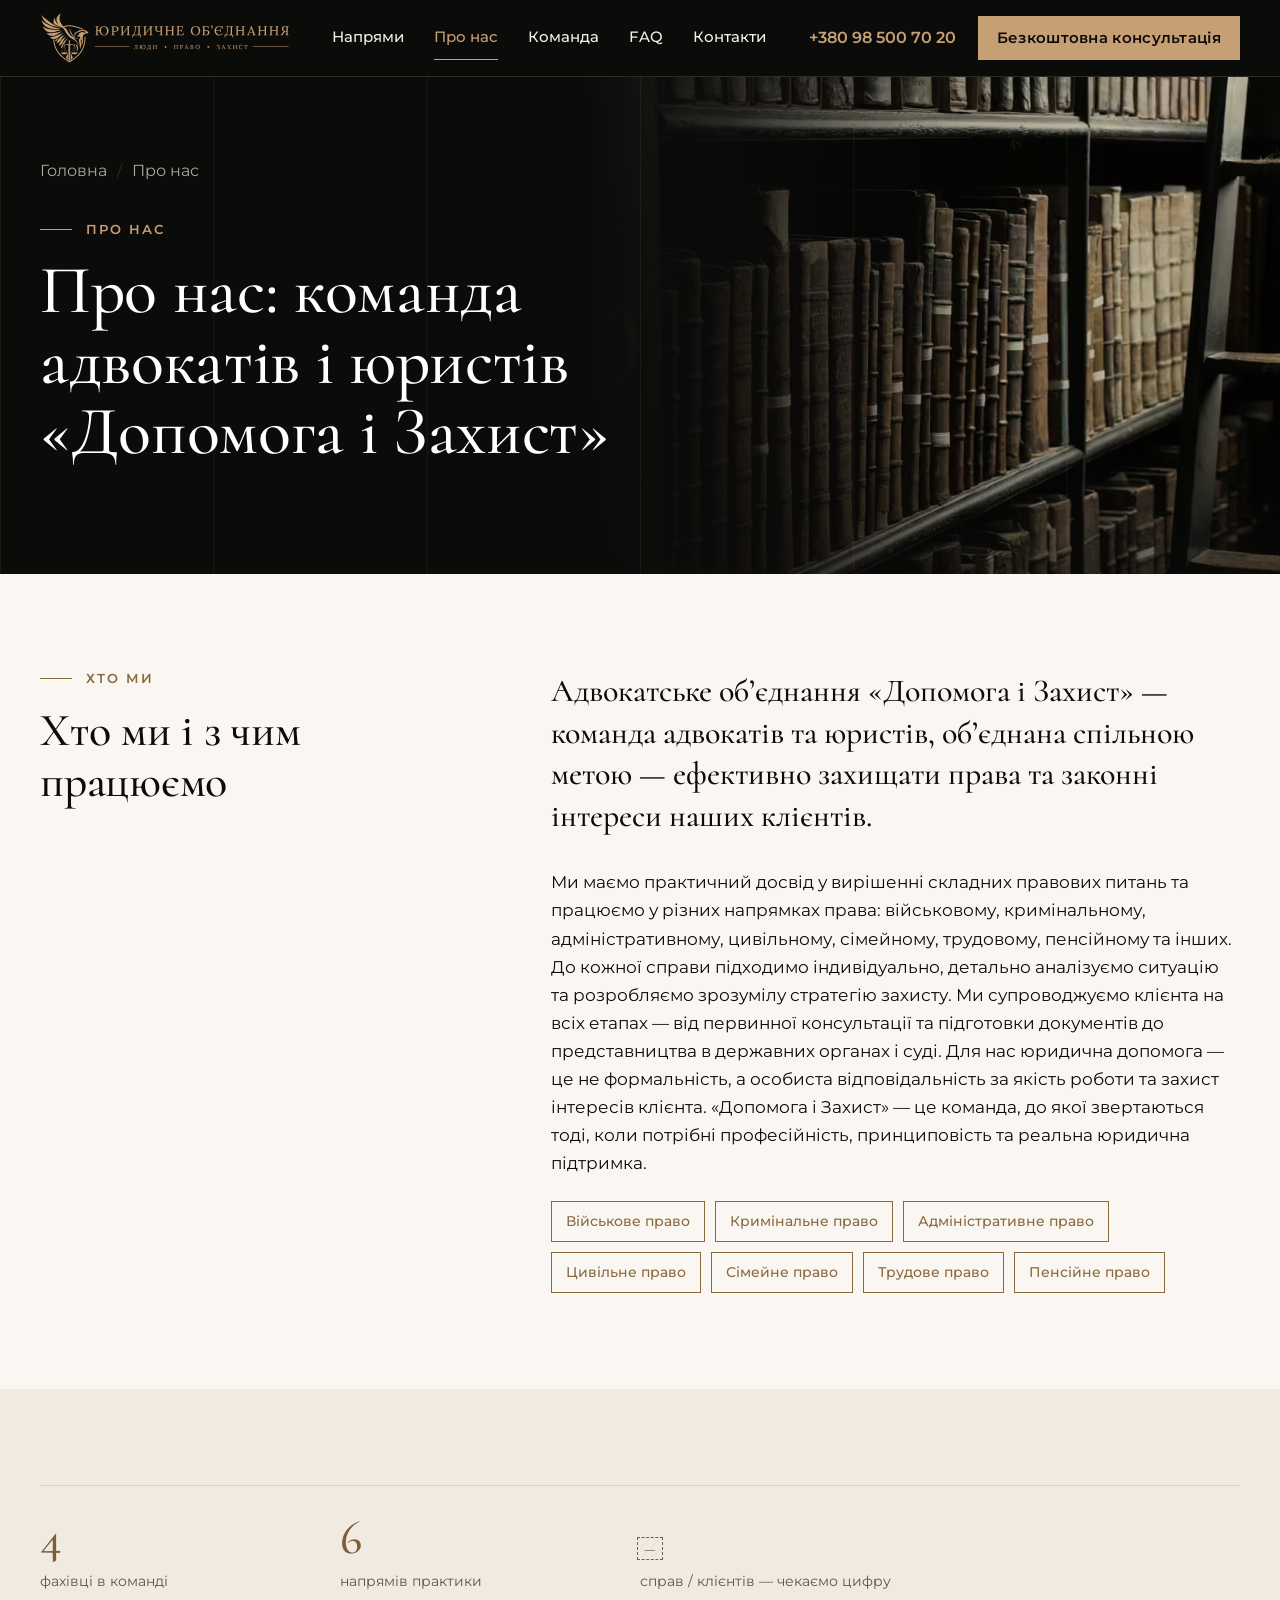
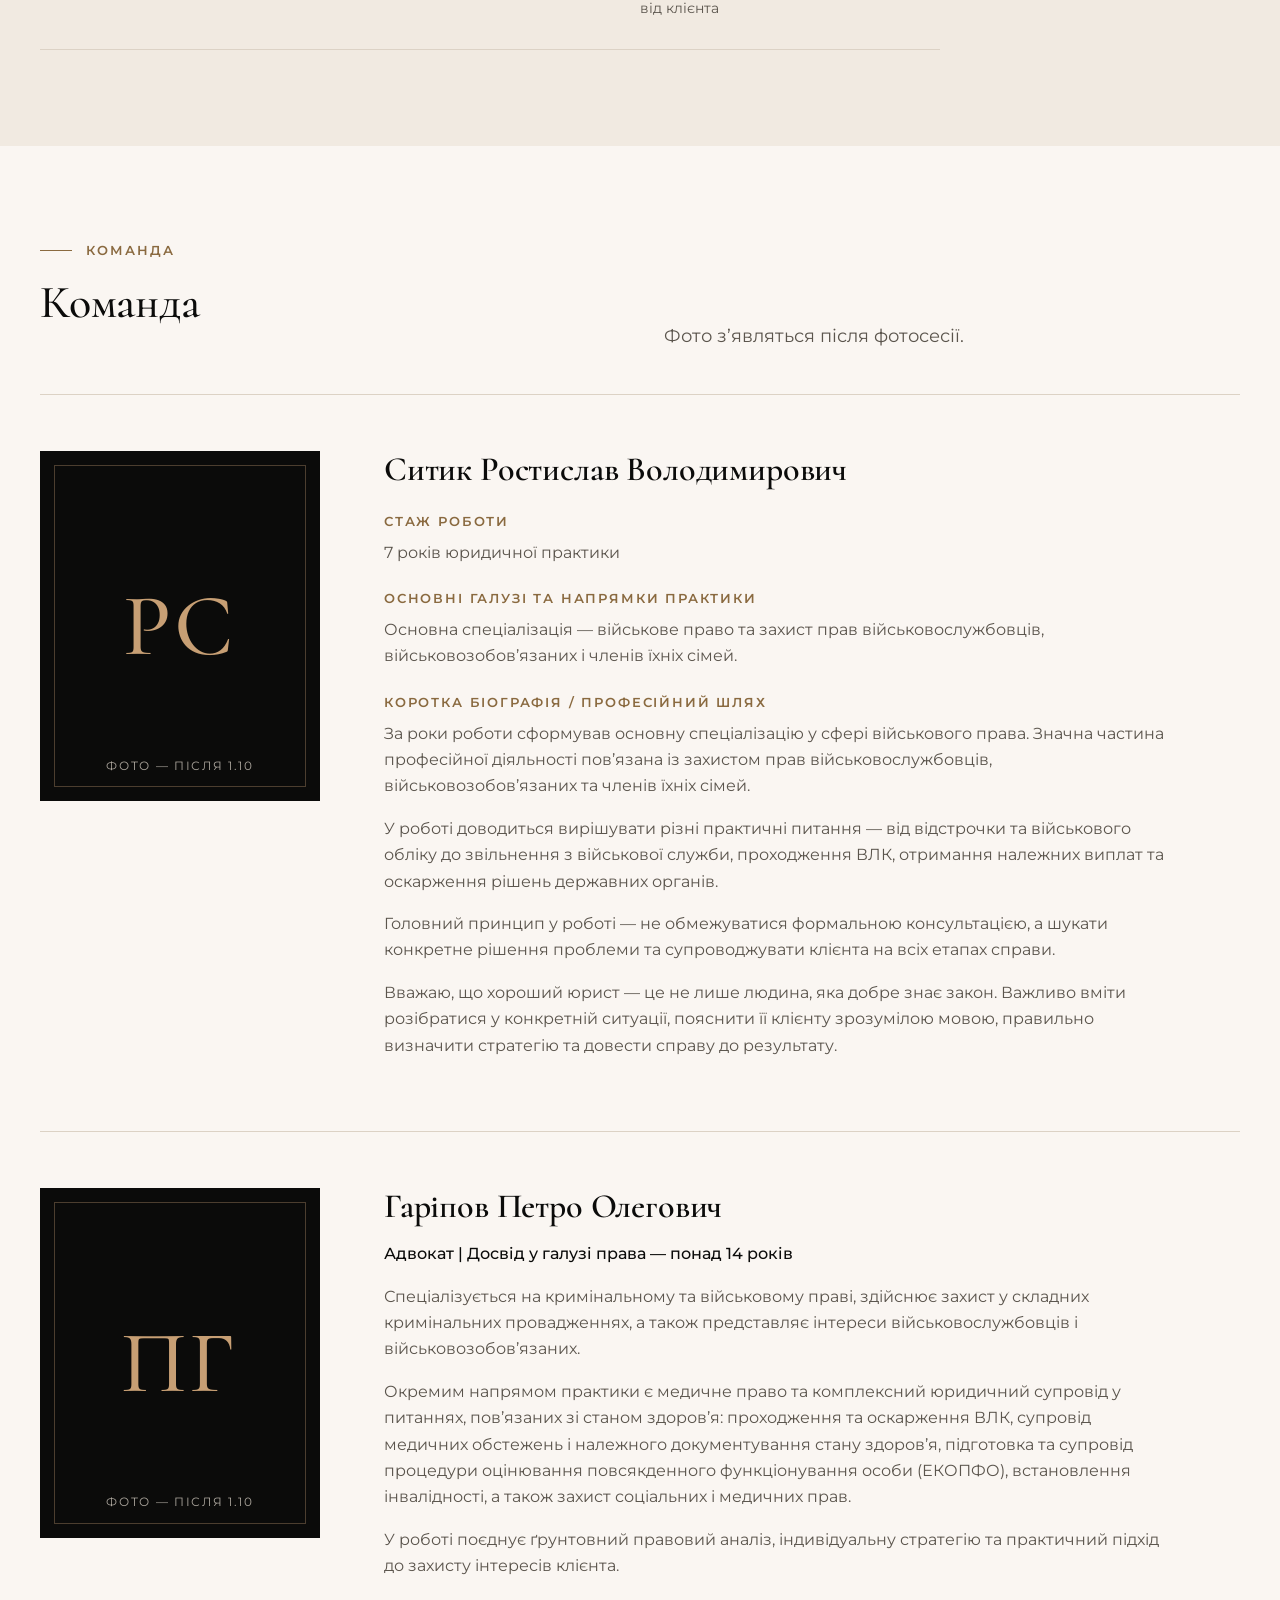
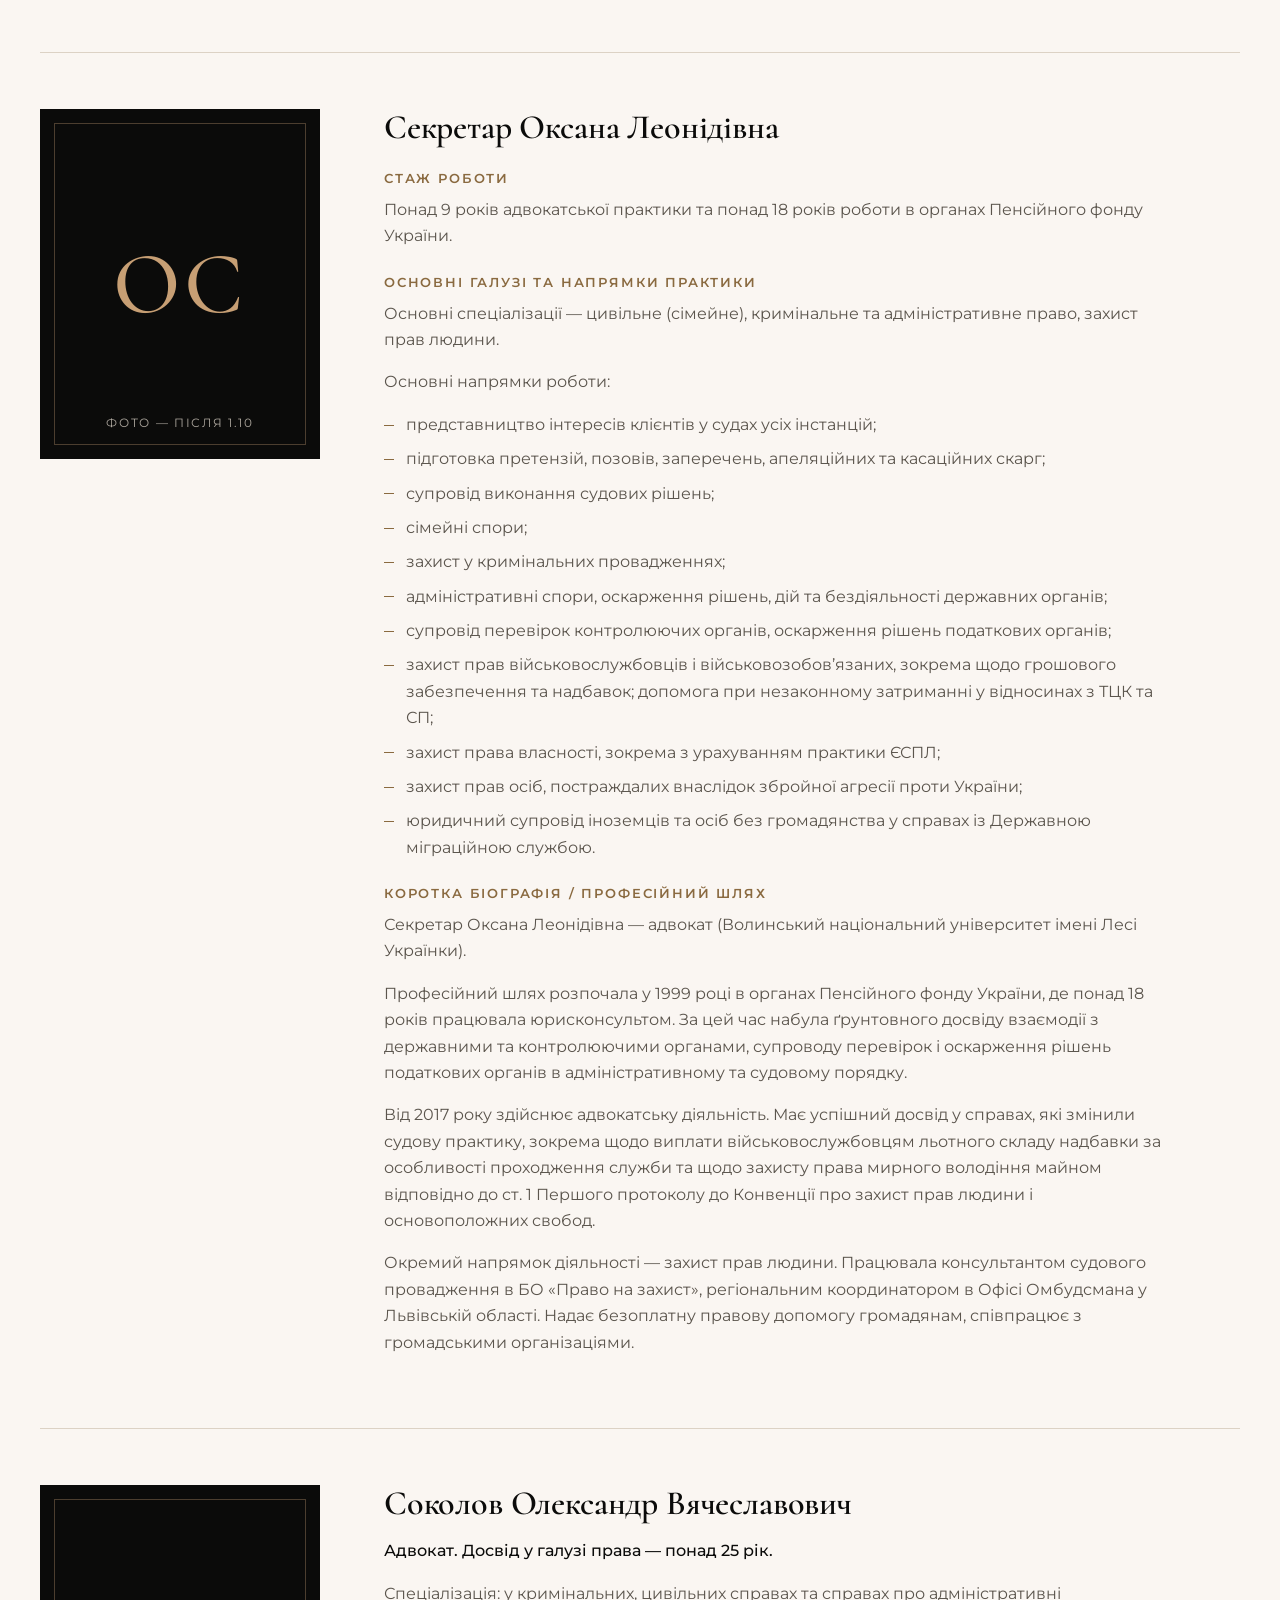
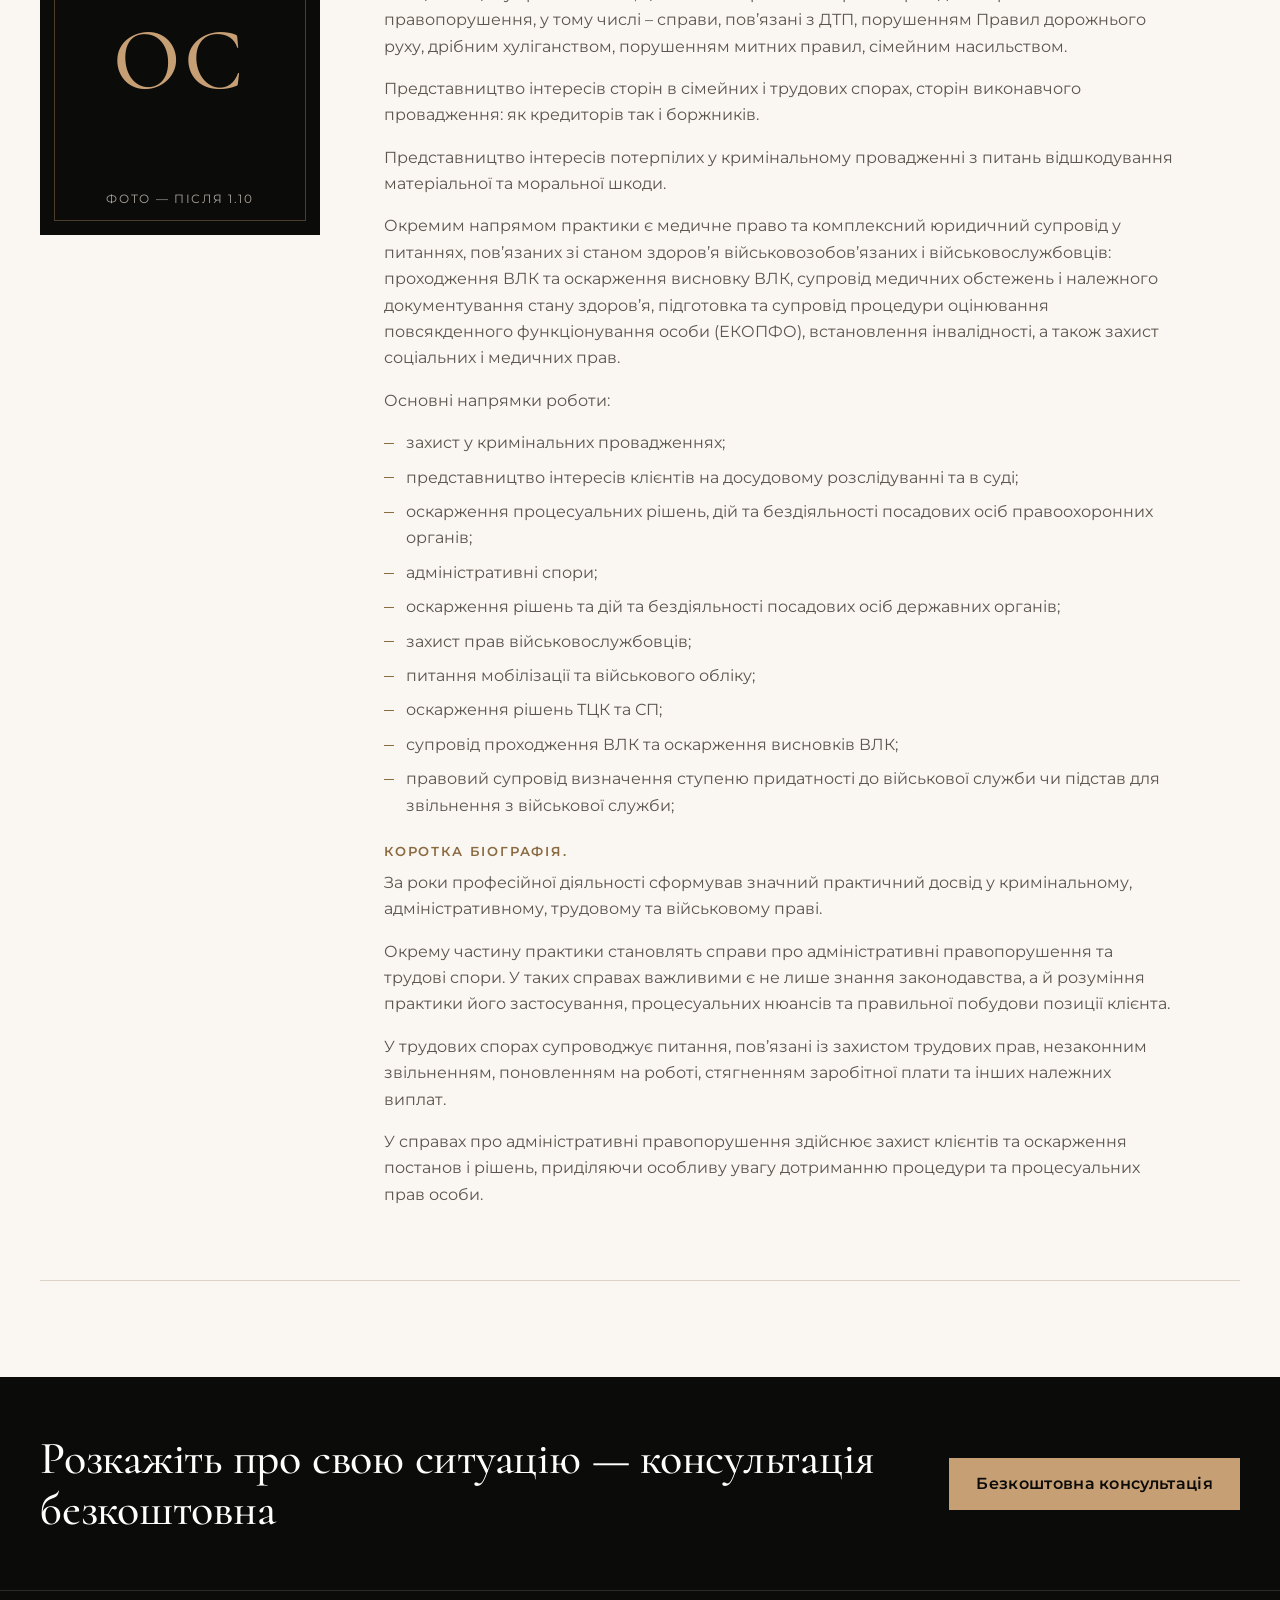
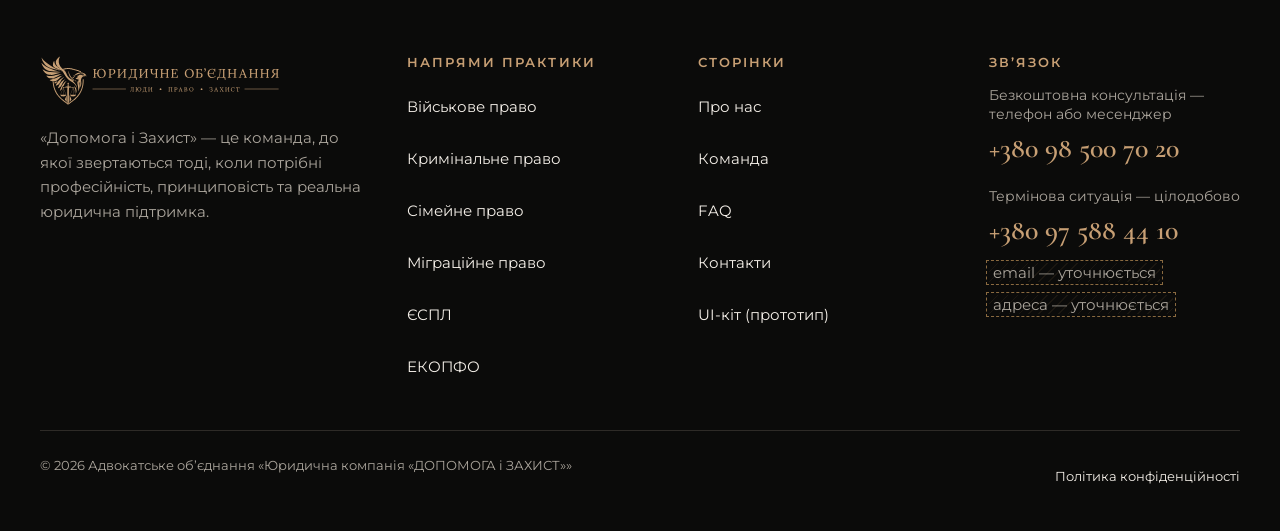
<file: prototype/about.html>
<!doctype html>
<html lang="uk">
<head>
<meta charset="utf-8">
<meta name="viewport" content="width=device-width, initial-scale=1, viewport-fit=cover">
<meta name="robots" content="noindex,nofollow">
<title>Про нас: команда адвокатів і юристів | Допомога і Захист</title>
<meta name="description" content="«Допомога і Захист» — команда адвокатів і юристів: військове, кримінальне, сімейне, міграційне право, ЄСПЛ, ЕКОПФО. Досвід і спеціалізація кожного." data-draft="true">
<link rel="canonical" href="https://pravohelp.com.ua/pro-nas/">
<meta property="og:type" content="website">
<meta property="og:locale" content="uk_UA">
<meta property="og:site_name" content="Допомога і Захист">
<meta property="og:title" content="Про нас: команда адвокатів і юристів | Допомога і Захист">
<meta property="og:description" content="«Допомога і Захист» — команда адвокатів і юристів: військове, кримінальне, сімейне, міграційне право, ЄСПЛ, ЕКОПФО. Досвід і спеціалізація кожного.">
<meta property="og:url" content="https://pravohelp.com.ua/pro-nas/">
<meta property="og:image" content="https://pravohelp.com.ua/brand/favicon/favicon-512.png">
<meta name="twitter:card" content="summary">
<meta name="twitter:title" content="Про нас: команда адвокатів і юристів | Допомога і Захист">
<meta name="twitter:description" content="«Допомога і Захист» — команда адвокатів і юристів: військове, кримінальне, сімейне, міграційне право, ЄСПЛ, ЕКОПФО. Досвід і спеціалізація кожного.">
<meta name="twitter:image" content="https://pravohelp.com.ua/brand/favicon/favicon-512.png">
<script type="application/ld+json">{
 "@context": "https://schema.org",
 "@graph": [
  {
   "@type": [
    "Organization",
    "LegalService"
   ],
   "@id": "https://pravohelp.com.ua/#org",
   "name": "Допомога і Захист",
   "legalName": "Адвокатське об’єднання «Юридична компанія «ДОПОМОГА і ЗАХИСТ»»",
   "url": "https://pravohelp.com.ua/",
   "logo": "https://pravohelp.com.ua/brand/mark-shield.svg",
   "telephone": "+380985007020",
   "areaServed": "UA",
   "knowsAbout": [
    "Військове право",
    "Захист у кримінальних справах",
    "Сімейне право",
    "Міграційне право",
    "Європейський суд з прав людини",
    "ЕКОПФО (група інвалідності)"
   ],
   "contactPoint": [
    {
     "@type": "ContactPoint",
     "contactType": "консультація",
     "telephone": "+380985007020"
    },
    {
     "@type": "ContactPoint",
     "contactType": "термінова допомога",
     "telephone": "+380975884410",
     "hoursAvailable": {
      "@type": "OpeningHoursSpecification",
      "dayOfWeek": [
       "Monday",
       "Tuesday",
       "Wednesday",
       "Thursday",
       "Friday",
       "Saturday",
       "Sunday"
      ],
      "opens": "00:00",
      "closes": "23:59"
     }
    }
   ]
  },
  {
   "@type": "Person",
   "@id": "https://pravohelp.com.ua/pro-nas/#sytyk",
   "name": "Ситик Ростислав Володимирович",
   "worksFor": {
    "@id": "https://pravohelp.com.ua/#org"
   }
  },
  {
   "@type": "Person",
   "@id": "https://pravohelp.com.ua/pro-nas/#haripov",
   "name": "Гаріпов Петро Олегович",
   "worksFor": {
    "@id": "https://pravohelp.com.ua/#org"
   },
   "jobTitle": "Адвокат"
  },
  {
   "@type": "Person",
   "@id": "https://pravohelp.com.ua/pro-nas/#sekretar",
   "name": "Секретар Оксана Леонідівна",
   "worksFor": {
    "@id": "https://pravohelp.com.ua/#org"
   },
   "jobTitle": "Адвокат"
  },
  {
   "@type": "Person",
   "@id": "https://pravohelp.com.ua/pro-nas/#sokolov",
   "name": "Соколов Олександр Вячеславович",
   "worksFor": {
    "@id": "https://pravohelp.com.ua/#org"
   },
   "jobTitle": "Адвокат"
  },
  {
   "@type": "BreadcrumbList",
   "@id": "https://pravohelp.com.ua/pro-nas/#breadcrumb",
   "itemListElement": [
    {
     "@type": "ListItem",
     "position": 1,
     "name": "Головна",
     "item": "https://pravohelp.com.ua/"
    },
    {
     "@type": "ListItem",
     "position": 2,
     "name": "Про нас",
     "item": "https://pravohelp.com.ua/pro-nas/"
    }
   ]
  }
 ]
}</script>
<link rel="icon" href="../brand/favicon/favicon.svg" type="image/svg+xml">
<link rel="preload" href="fonts/cormorant-cyrillic-500-normal.woff2" as="font" type="font/woff2" crossorigin>
<link rel="preload" href="fonts/montserrat-cyrillic-400-normal.woff2" as="font" type="font/woff2" crossorigin>
<link rel="stylesheet" href="assets/style.css">
</head>
<body>
<a class="skip" href="#main">Перейти до змісту</a>
<header class="site-header">
  <div class="container">
    <a class="brand" href="index.html"><img src="../brand/logo-horizontal-dark.svg" alt="Допомога і Захист — на головну" width="250" height="53"></a>
    <nav class="nav" aria-label="Головне меню"><ul><li><a href="index.html#practices">Напрями</a></li><li><a href="about.html" aria-current="page">Про нас</a></li><li><a href="about.html#team">Команда</a></li><li><a href="faq.html">FAQ</a></li><li><a href="contacts.html">Контакти</a></li></ul></nav>
    <div class="header-cta">
      <a class="tel" href="tel:+380985007020">+380 98 500 70 20</a>
      <a class="btn btn--gold" href="contacts.html#form" data-consult>Безкоштовна консультація</a>
    </div>
    <button class="burger" type="button" aria-expanded="false" aria-controls="mobile-nav"><span></span><span></span><span></span><span class="visually-hidden">Меню</span></button>
  </div>
  <nav class="mobile-nav" id="mobile-nav" aria-label="Мобільне меню"><div class="mobile-nav__top"><span class="mobile-nav__title">Меню</span><button class="mobile-nav__close" type="button" aria-label="Закрити меню"><span aria-hidden="true"></span><span aria-hidden="true"></span></button></div><ul><li><a href="index.html#practices">Напрями</a></li><li><a href="about.html" aria-current="page">Про нас</a></li><li><a href="about.html#team">Команда</a></li><li><a href="faq.html">FAQ</a></li><li><a href="contacts.html">Контакти</a></li></ul><div class="mobile-nav__cta"><a class="btn btn--gold" href="contacts.html#form" data-consult>Безкоштовна консультація</a><a class="tel-big" href="tel:+380985007020">+380 98 500 70 20</a></div></nav>
</header>
<main id="main">

<section class="page-hero page-hero--photo" aria-labelledby="a-title">
  <div class="hero-photo" aria-hidden="true"><picture><source media="(min-width: 960px)" type="image/avif" srcset="img/law-library-960.avif 960w, img/law-library-1600.avif 1600w" sizes="62vw"><source media="(min-width: 960px)" type="image/webp" srcset="img/law-library-960.webp 960w, img/law-library-1600.webp 1600w" sizes="62vw"><source media="(min-width: 960px)" srcset="img/law-library-960.jpg 960w, img/law-library-1600.jpg 1600w" sizes="62vw"><source type="image/avif" srcset="img/law-library-m-480.avif 480w, img/law-library-m-960.avif 960w" sizes="100vw"><source type="image/webp" srcset="img/law-library-m-480.webp 480w, img/law-library-m-960.webp 960w" sizes="100vw"><img src="img/law-library-m-480.jpg" srcset="img/law-library-m-480.jpg 480w, img/law-library-m-960.jpg 960w" sizes="100vw" width="480" height="640" alt="" decoding="async"></picture></div>
  <div class="container">
    <nav class="crumbs" aria-label="Хлібні крихти"><ol><li><a href="index.html">Головна</a></li><li aria-current="page">Про нас</li></ol></nav>
    <p class="eyebrow">Про нас</p>
    <h1 id="a-title" data-draft="true">Про нас: команда адвокатів і юристів «Допомога і Захист»</h1>
  </div>
</section>

<section class="section" aria-labelledby="story-title">
  <div class="container two-col">
    <div><p class="eyebrow">Хто ми</p><h2 id="story-title" data-draft="true">Хто ми і з чим працюємо</h2></div>
    <div class="prose">
      <p class="big">Адвокатське об’єднання «Допомога і Захист» — команда адвокатів та юристів, об’єднана спільною метою — ефективно захищати права та законні інтереси наших клієнтів.</p>
      <p>Ми маємо практичний досвід у вирішенні складних правових питань та працюємо у різних напрямках права: військовому, кримінальному, адміністративному, цивільному, сімейному, трудовому, пенсійному та інших. До кожної справи підходимо індивідуально, детально аналізуємо ситуацію та розробляємо зрозумілу стратегію захисту. Ми супроводжуємо клієнта на всіх етапах — від первинної консультації та підготовки документів до представництва в державних органах і суді. Для нас юридична допомога — це не формальність, а особиста відповідальність за якість роботи та захист інтересів клієнта. «Допомога і Захист» — це команда, до якої звертаються тоді, коли потрібні професійність, принциповість та реальна юридична підтримка.</p>
      <ul class="areas" aria-label="Напрями права" data-draft="true"><li>Військове право</li><li>Кримінальне право</li><li>Адміністративне право</li><li>Цивільне право</li><li>Сімейне право</li><li>Трудове право</li><li>Пенсійне право</li></ul>
    </div>
  </div>
</section>

<section class="section section--sand" aria-labelledby="facts-title">
  <div class="container">
    <h2 id="facts-title" class="visually-hidden">Коротко</h2>
    <ul class="stats" data-draft="true">
      <li><strong>4</strong><span>фахівці в команді</span></li>
      <li><strong>6</strong><span>напрямів практики</span></li>
      <li><strong><span class="ph">—</span></strong><span>справ / клієнтів — чекаємо цифру від клієнта</span></li>
    </ul>
  </div>
</section>

<section class="section" id="team" aria-labelledby="team-title">
  <div class="container">
    <div class="section-head section-head--split">
      <div><p class="eyebrow">Команда</p><h2 id="team-title">Команда</h2></div>
      <p class="lead" data-draft="true">Фото з’являться після фотосесії.</p>
    </div>
    <div class="bios">
      <article class="bio">
        <div class="bio__side"><div class="member__photo" role="img" aria-label="Фото буде після фотосесії"><span class="member__initials" aria-hidden="true">РС</span><small data-draft="true">Фото — після 1.10</small></div></div>
        <div class="bio__body"><h3>Ситик Ростислав Володимирович</h3><div class="bio__text"><h4>Стаж роботи</h4><p>7 років юридичної практики</p><h4>Основні галузі та напрямки практики</h4><p>Основна спеціалізація — військове право та захист прав військовослужбовців, військовозобов’язаних і членів їхніх сімей.</p><h4>Коротка біографія / професійний шлях</h4><p>За роки роботи сформував основну спеціалізацію у сфері військового права. Значна частина професійної діяльності пов’язана із захистом прав військовослужбовців, військовозобов’язаних та членів їхніх сімей.</p><p>У роботі доводиться вирішувати різні практичні питання — від відстрочки та військового обліку до звільнення з військової служби, проходження ВЛК, отримання належних виплат та оскарження рішень державних органів.</p><p>Головний принцип у роботі — не обмежуватися формальною консультацією, а шукати конкретне рішення проблеми та супроводжувати клієнта на всіх етапах справи.</p><p>Вважаю, що хороший юрист — це не лише людина, яка добре знає закон. Важливо вміти розібратися у конкретній ситуації, пояснити її клієнту зрозумілою мовою, правильно визначити стратегію та довести справу до результату.</p></div></div>
      </article>
      <article class="bio">
        <div class="bio__side"><div class="member__photo" role="img" aria-label="Фото буде після фотосесії"><span class="member__initials" aria-hidden="true">ПГ</span><small data-draft="true">Фото — після 1.10</small></div></div>
        <div class="bio__body"><h3>Гаріпов Петро Олегович</h3><div class="bio__text"><p>Адвокат | Досвід у галузі права — понад 14 років</p><p>Спеціалізується на кримінальному та військовому праві, здійснює захист у складних кримінальних провадженнях, а також представляє інтереси військовослужбовців і військовозобов’язаних.</p><p>Окремим напрямом практики є медичне право та комплексний юридичний супровід у питаннях, пов’язаних зі станом здоров’я: проходження та оскарження ВЛК, супровід медичних обстежень і належного документування стану здоров’я, підготовка та супровід процедури оцінювання повсякденного функціонування особи (ЕКОПФО), встановлення інвалідності, а також захист соціальних і медичних прав.</p><p>У роботі поєднує ґрунтовний правовий аналіз, індивідуальну стратегію та практичний підхід до захисту інтересів клієнта.</p></div></div>
      </article>
      <article class="bio">
        <div class="bio__side"><div class="member__photo" role="img" aria-label="Фото буде після фотосесії"><span class="member__initials" aria-hidden="true">ОС</span><small data-draft="true">Фото — після 1.10</small></div></div>
        <div class="bio__body"><h3>Секретар Оксана Леонідівна</h3><div class="bio__text"><h4>Стаж роботи</h4><p>Понад 9 років адвокатської практики та понад 18 років роботи в органах Пенсійного фонду України.</p><h4>Основні галузі та напрямки практики</h4><p>Основні спеціалізації — цивільне (сімейне), кримінальне та адміністративне право, захист прав людини.</p><p>Основні напрямки роботи:</p><ul><li>представництво інтересів клієнтів у судах усіх інстанцій;</li><li>підготовка претензій, позовів, заперечень, апеляційних та касаційних скарг;</li><li>супровід виконання судових рішень;</li><li>сімейні спори;</li><li>захист у кримінальних провадженнях;</li><li>адміністративні спори, оскарження рішень, дій та бездіяльності державних органів;</li><li>супровід перевірок контролюючих органів, оскарження рішень податкових органів;</li><li>захист прав військовослужбовців і військовозобов’язаних, зокрема щодо грошового забезпечення та надбавок; допомога при незаконному затриманні у відносинах з ТЦК та СП;</li><li>захист права власності, зокрема з урахуванням практики ЄСПЛ;</li><li>захист прав осіб, постраждалих внаслідок збройної агресії проти України;</li><li>юридичний супровід іноземців та осіб без громадянства у справах із Державною міграційною службою.</li></ul><h4>Коротка біографія / професійний шлях</h4><p>Секретар Оксана Леонідівна — адвокат (Волинський національний університет імені Лесі Українки).</p><p>Професійний шлях розпочала у 1999 році в органах Пенсійного фонду України, де понад 18 років працювала юрисконсультом. За цей час набула ґрунтовного досвіду взаємодії з державними та контролюючими органами, супроводу перевірок і оскарження рішень податкових органів в адміністративному та судовому порядку.</p><p>Від 2017 року здійснює адвокатську діяльність. Має успішний досвід у справах, які змінили судову практику, зокрема щодо виплати військовослужбовцям льотного складу надбавки за особливості проходження служби та щодо захисту права мирного володіння майном відповідно до ст. 1 Першого протоколу до Конвенції про захист прав людини і основоположних свобод.</p><p>Окремий напрямок діяльності — захист прав людини. Працювала консультантом судового провадження в БО «Право на захист», регіональним координатором в Офісі Омбудсмана у Львівській області. Надає безоплатну правову допомогу громадянам, співпрацює з громадськими організаціями.</p></div></div>
      </article>
      <article class="bio">
        <div class="bio__side"><div class="member__photo" role="img" aria-label="Фото буде після фотосесії"><span class="member__initials" aria-hidden="true">ОС</span><small data-draft="true">Фото — після 1.10</small></div></div>
        <div class="bio__body"><h3>Соколов Олександр <span data-typo="true" title="Друкарська помилка в джерелі — уточнити">Вячеславович</span></h3><div class="bio__text"><p>Адвокат. Досвід у галузі права — <span data-typo="true" title="Друкарська помилка в джерелі — уточнити">понад 25 рік</span>.</p><p>Спеціалізація: у кримінальних, цивільних справах та справах про адміністративні правопорушення, у тому числі – справи, пов’язані з ДТП, порушенням Правил дорожнього руху, дрібним хуліганством, порушенням митних правил, сімейним насильством.</p><p>Представництво інтересів сторін в сімейних і трудових спорах, сторін виконавчого провадження: як кредиторів так і боржників.</p><p>Представництво інтересів потерпілих у кримінальному провадженні з питань відшкодування матеріальної та моральної шкоди.</p><p>Окремим напрямом практики є медичне право та комплексний юридичний супровід у питаннях, пов’язаних зі станом здоров’я військовозобов’язаних і військовослужбовців: проходження ВЛК та оскарження висновку ВЛК, супровід медичних обстежень і належного документування стану здоров’я, підготовка та супровід процедури оцінювання повсякденного функціонування особи (ЕКОПФО), встановлення інвалідності, а також захист соціальних і медичних прав.</p><p>Основні напрямки роботи:</p><ul><li>захист у кримінальних провадженнях;</li><li>представництво інтересів клієнтів на досудовому розслідуванні та в суді;</li><li>оскарження процесуальних рішень, дій та бездіяльності посадових осіб правоохоронних органів;</li><li>адміністративні спори;</li><li><span data-typo="true" title="Друкарська помилка в джерелі — уточнити">оскарження рішень та дій та бездіяльності</span> посадових осіб державних органів;</li><li>захист прав військовослужбовців;</li><li>питання мобілізації та військового обліку;</li><li>оскарження рішень ТЦК та СП;</li><li>супровід проходження ВЛК та оскарження висновків ВЛК;</li><li>правовий супровід визначення <span data-typo="true" title="Друкарська помилка в джерелі — уточнити">ступеню придатності</span> до військової служби чи підстав для звільнення з військової служби;</li></ul><h4>Коротка біографія.</h4><p>За роки професійної діяльності сформував значний практичний досвід у кримінальному, адміністративному, трудовому та військовому праві.</p><p>Окрему частину практики становлять справи про адміністративні правопорушення та трудові спори. У таких справах важливими є не лише знання законодавства, а й розуміння практики його застосування, процесуальних нюансів та правильної побудови позиції клієнта.</p><p>У трудових спорах супроводжує питання, пов’язані із захистом трудових прав, незаконним звільненням, поновленням на роботі, стягненням заробітної плати та інших належних виплат.</p><p>У справах про адміністративні правопорушення здійснює захист клієнтів та оскарження постанов і рішень, приділяючи особливу увагу дотриманню процедури та процесуальних прав особи.</p></div></div>
      </article>
    </div>
  </div>
</section>

<section class="cta-band" aria-labelledby="cta-title">
  <div class="container">
    <h2 id="cta-title" data-draft="true">Розкажіть про свою ситуацію — консультація безкоштовна</h2>
    <a class="btn btn--gold" href="contacts.html#form" data-consult>Безкоштовна консультація</a>
  </div>
</section>
</main>
<footer class="site-footer">
  <div class="container">
    <div>
      <a class="brand" href="index.html"><img src="../brand/logo-horizontal-dark.svg" alt="Допомога і Захист" width="240" height="51"></a>
      <p style="margin-top:20px;max-width:34ch">«Допомога і Захист» — це команда, до якої звертаються тоді, коли потрібні професійність, принциповість та реальна юридична підтримка.</p>
    </div>
    <div>
      <h2>Напрями практики</h2>
      <ul><li><a href="practice.html">Військове право</a></li><li><a href="practice.html">Кримінальне право</a></li><li><a href="practice.html">Сімейне право</a></li><li><a href="practice.html">Міграційне право</a></li><li><a href="practice.html">ЄСПЛ</a></li><li><a href="practice.html">ЕКОПФО</a></li></ul>
    </div>
    <div>
      <h2>Сторінки</h2>
      <ul><li><a href="about.html">Про нас</a></li><li><a href="about.html#team">Команда</a></li><li><a href="faq.html">FAQ</a></li><li><a href="contacts.html">Контакти</a></li><li><a href="ui-kit.html">UI-кіт (прототип)</a></li></ul>
    </div>
    <div>
      <h2>Зв’язок</h2>
      <ul>
        <li class="foot-tel"><small>Безкоштовна консультація — телефон або месенджер</small><a class="tel" href="tel:+380985007020">+380 98 500 70 20</a></li>
        <li class="foot-tel"><small>Термінова ситуація — цілодобово</small><a class="tel" href="tel:+380975884410">+380 97 588 44 10</a></li>
        <li><span class="ph" data-draft="true">email — уточнюється</span></li>
        <li><span class="ph" data-draft="true">адреса — уточнюється</span></li>
      </ul>
    </div>
    <div class="footer-bottom">
      <span>© 2026 Адвокатське об’єднання «Юридична компанія «ДОПОМОГА і ЗАХИСТ»»</span>
      <a href="#" data-draft="true">Політика конфіденційності</a>
    </div>
  </div>
</footer>
<nav class="mobile-bar" aria-label="Швидкий зв’язок">
  <a href="tel:+380985007020"><svg viewBox="0 0 24 24" fill="none" stroke="currentColor" stroke-width="1.6" aria-hidden="true"><path d="M5 3h4l2 5-2.5 1.5a11 11 0 0 0 6 6L16 13l5 2v4a2 2 0 0 1-2 2A16 16 0 0 1 3 5a2 2 0 0 1 2-2z"/></svg>Зателефонувати</a>
  <a href="contacts.html#form"><svg viewBox="0 0 24 24" fill="none" stroke="currentColor" stroke-width="1.6" aria-hidden="true"><path d="M4 5h16v11H9l-5 4z"/></svg>Написати</a>
</nav>
<dialog class="consult" id="consult" aria-modal="true" aria-labelledby="consult-title" aria-describedby="consult-desc">
  <form class="consult__form" id="consult-form" action="#" method="post" data-proto novalidate>
    <button class="consult__close" type="button" aria-label="Закрити вікно"><span aria-hidden="true"></span><span aria-hidden="true"></span></button>
    <div class="consult__scroll">
      <div class="consult__aside">
        <p class="eyebrow">Заявка</p>
        <h2 id="consult-title" tabindex="-1">Безкоштовна консультація</h2>
        <p class="consult__lead" id="consult-desc" data-draft="true">Залиште ім’я і телефон — адвокат передзвонить і розпитає, що сталося.</p>
        <ul class="consult__phones">
          <li><small>Безкоштовна консультація — телефон або месенджер</small><a href="tel:+380985007020">+380 98 500 70 20</a></li>
          <li><small>Термінова ситуація — цілодобово</small><a href="tel:+380975884410">+380 97 588 44 10</a></li>
        </ul>
      </div>
      <div class="consult__body">
        <div class="consult__service" hidden><span class="consult__service-label">Послуга</span><strong class="consult__service-name"></strong><button class="consult__service-clear" type="button">Змінити<span class="visually-hidden"> послугу</span></button><input type="hidden" name="service" value=""></div>
        <div class="row-2">
          <div class="field"><label for="m-name">Ім’я <span class="req" aria-hidden="true">*</span></label><input class="input" id="m-name" name="name" autocomplete="name" enterkeyhint="next" required></div>
          <div class="field"><label for="m-phone">Телефон <span class="req" aria-hidden="true">*</span></label><input class="input" id="m-phone" name="phone" type="tel" autocomplete="tel" inputmode="tel" enterkeyhint="next" placeholder="+380" required></div>
        </div>
        <div class="field"><label for="m-practice">Напрям</label>
          <select class="select" id="m-practice" name="practice"><option value="">Не знаю / інше</option><option value="Військове право">Військове право</option><option value="Кримінальне право">Кримінальне право</option><option value="Сімейне право">Сімейне право</option><option value="Міграційне право">Міграційне право</option><option value="ЄСПЛ">ЄСПЛ</option><option value="ЕКОПФО">ЕКОПФО</option></select></div>
        <div class="field"><label for="m-msg">Коротко про ситуацію</label><textarea class="textarea" id="m-msg" name="message" rows="3" enterkeyhint="done"></textarea></div>
        <label class="check"><input type="checkbox" name="consent" required><span data-draft="true">Погоджуюся на обробку персональних даних для зворотного зв’язку. <span class="ph">Текст згоди — уточнюється</span></span></label>
        <p class="hint form-policy"><a href="#" data-draft="true">Політика конфіденційності</a></p>
      </div>
    </div>
    <div class="consult__foot">
      <p role="status" class="hint consult__status" aria-live="polite"></p>
      <button class="btn btn--dark btn--block" type="submit">Надіслати заявку</button>
    </div>
  </form>
</dialog>
<script src="assets/site.js" defer></script>
</body>
</html>
</file>
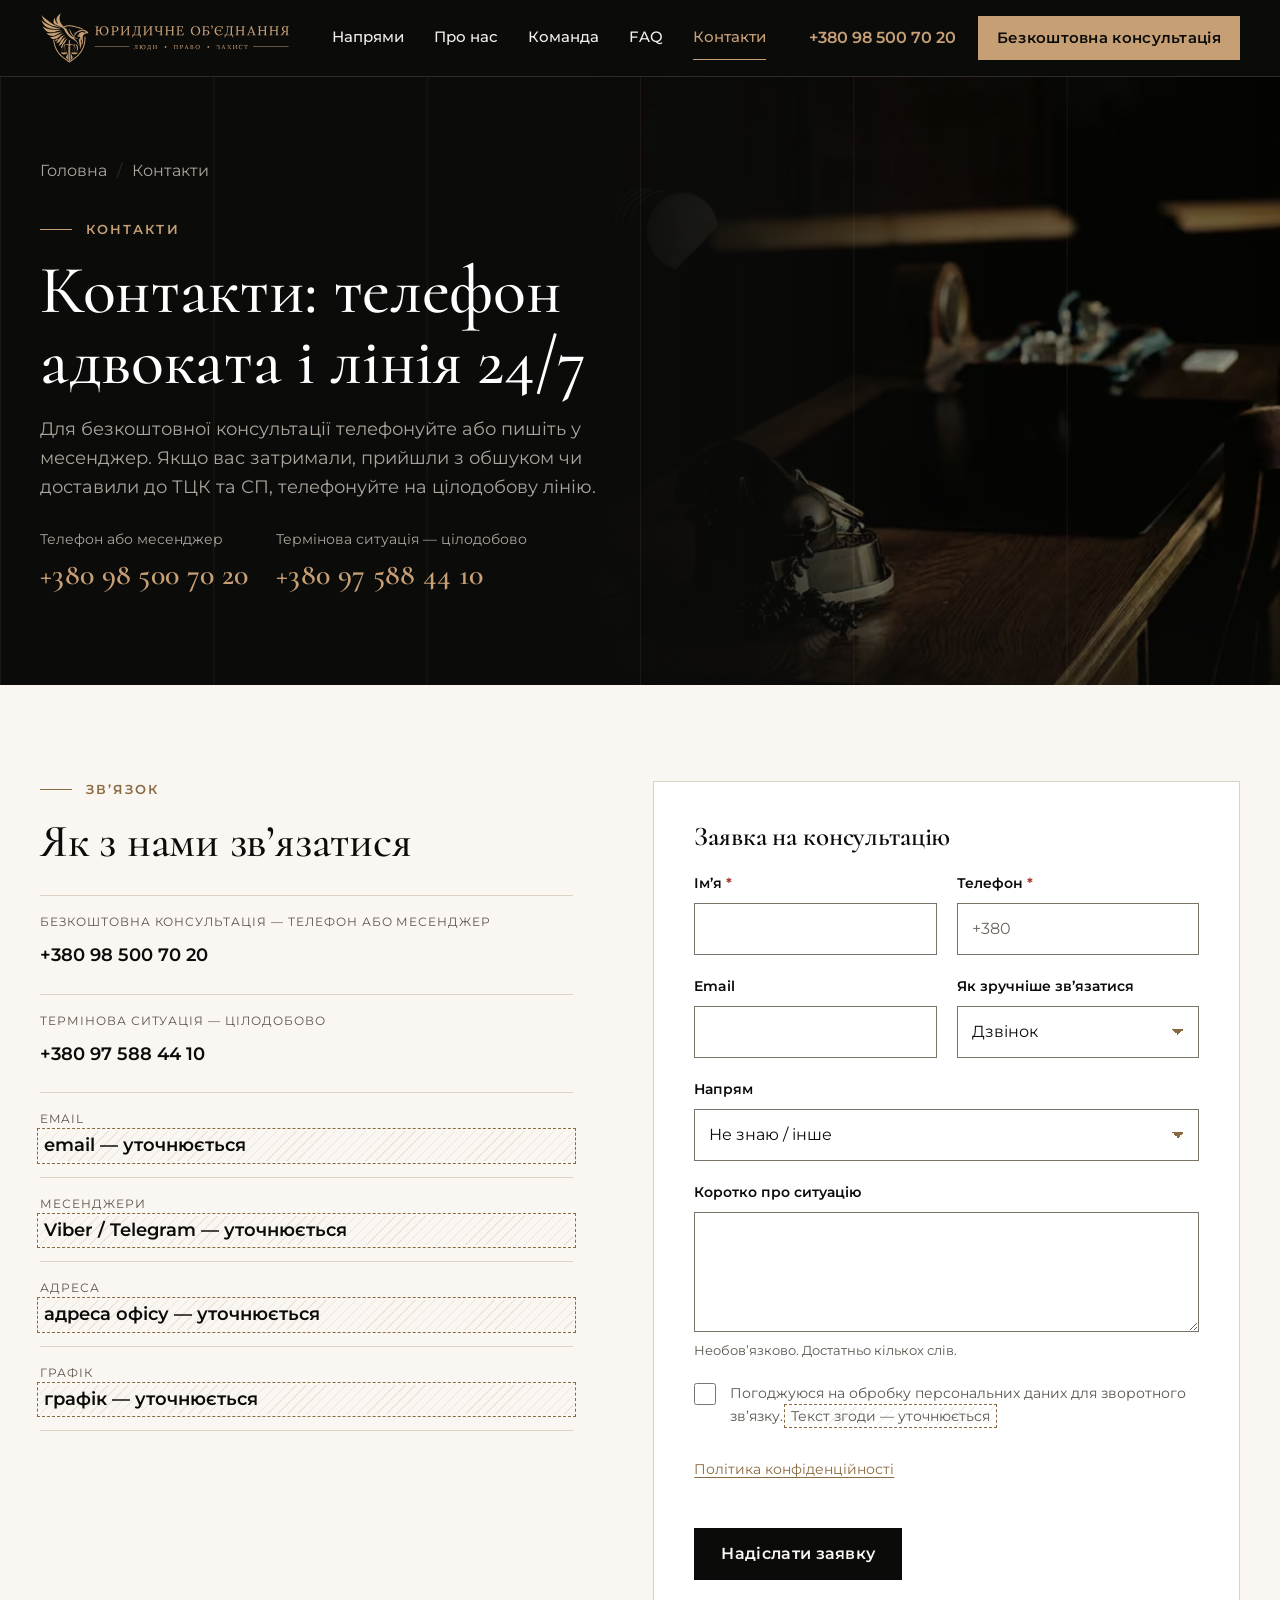
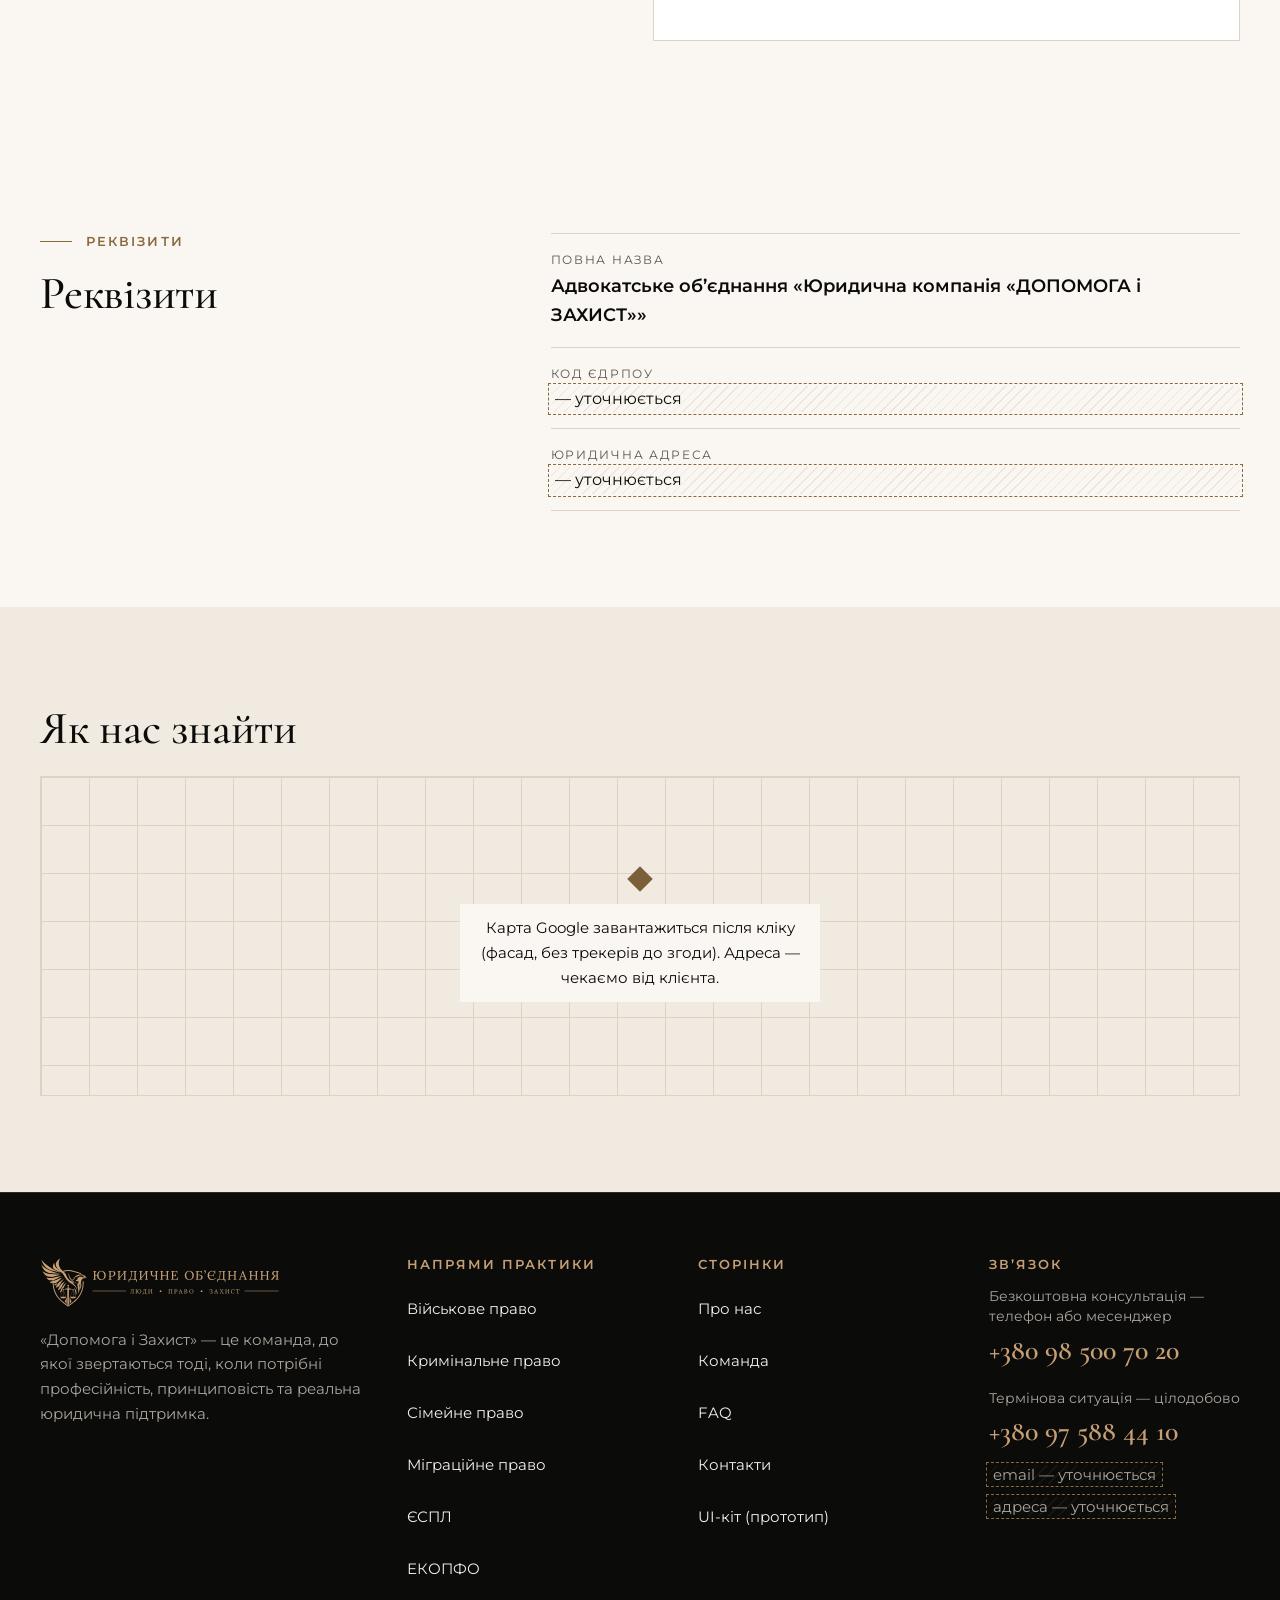
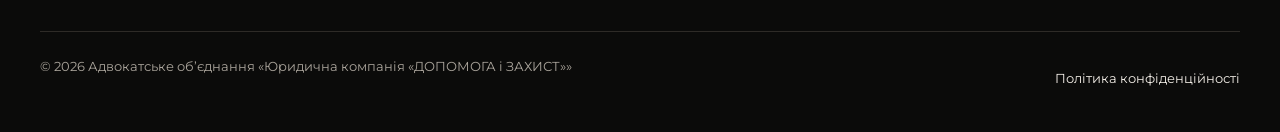
<file: prototype/contacts.html>
<!doctype html>
<html lang="uk">
<head>
<meta charset="utf-8">
<meta name="viewport" content="width=device-width, initial-scale=1, viewport-fit=cover">
<meta name="robots" content="noindex,nofollow">
<title>Контакти: консультація і лінія 24/7 | Допомога і Захист</title>
<meta name="description" content="Адвокатське об’єднання «Юридична компанія «ДОПОМОГА і ЗАХИСТ»»: консультація +380 98 500 70 20, термінова лінія 24/7 +380 97 588 44 10." data-draft="true">
<link rel="canonical" href="https://pravohelp.com.ua/kontakty/">
<meta property="og:type" content="website">
<meta property="og:locale" content="uk_UA">
<meta property="og:site_name" content="Допомога і Захист">
<meta property="og:title" content="Контакти: консультація і лінія 24/7 | Допомога і Захист">
<meta property="og:description" content="Адвокатське об’єднання «Юридична компанія «ДОПОМОГА і ЗАХИСТ»»: консультація +380 98 500 70 20, термінова лінія 24/7 +380 97 588 44 10.">
<meta property="og:url" content="https://pravohelp.com.ua/kontakty/">
<meta property="og:image" content="https://pravohelp.com.ua/brand/favicon/favicon-512.png">
<meta name="twitter:card" content="summary">
<meta name="twitter:title" content="Контакти: консультація і лінія 24/7 | Допомога і Захист">
<meta name="twitter:description" content="Адвокатське об’єднання «Юридична компанія «ДОПОМОГА і ЗАХИСТ»»: консультація +380 98 500 70 20, термінова лінія 24/7 +380 97 588 44 10.">
<meta name="twitter:image" content="https://pravohelp.com.ua/brand/favicon/favicon-512.png">
<script type="application/ld+json">{
 "@context": "https://schema.org",
 "@graph": [
  {
   "@type": [
    "Organization",
    "LegalService"
   ],
   "@id": "https://pravohelp.com.ua/#org",
   "name": "Допомога і Захист",
   "legalName": "Адвокатське об’єднання «Юридична компанія «ДОПОМОГА і ЗАХИСТ»»",
   "url": "https://pravohelp.com.ua/",
   "logo": "https://pravohelp.com.ua/brand/mark-shield.svg",
   "telephone": "+380985007020",
   "areaServed": "UA",
   "knowsAbout": [
    "Військове право",
    "Захист у кримінальних справах",
    "Сімейне право",
    "Міграційне право",
    "Європейський суд з прав людини",
    "ЕКОПФО (група інвалідності)"
   ],
   "contactPoint": [
    {
     "@type": "ContactPoint",
     "contactType": "консультація",
     "telephone": "+380985007020"
    },
    {
     "@type": "ContactPoint",
     "contactType": "термінова допомога",
     "telephone": "+380975884410",
     "hoursAvailable": {
      "@type": "OpeningHoursSpecification",
      "dayOfWeek": [
       "Monday",
       "Tuesday",
       "Wednesday",
       "Thursday",
       "Friday",
       "Saturday",
       "Sunday"
      ],
      "opens": "00:00",
      "closes": "23:59"
     }
    }
   ]
  },
  {
   "@type": "BreadcrumbList",
   "@id": "https://pravohelp.com.ua/kontakty/#breadcrumb",
   "itemListElement": [
    {
     "@type": "ListItem",
     "position": 1,
     "name": "Головна",
     "item": "https://pravohelp.com.ua/"
    },
    {
     "@type": "ListItem",
     "position": 2,
     "name": "Контакти",
     "item": "https://pravohelp.com.ua/kontakty/"
    }
   ]
  }
 ]
}</script>
<link rel="icon" href="../brand/favicon/favicon.svg" type="image/svg+xml">
<link rel="preload" href="fonts/cormorant-cyrillic-500-normal.woff2" as="font" type="font/woff2" crossorigin>
<link rel="preload" href="fonts/montserrat-cyrillic-400-normal.woff2" as="font" type="font/woff2" crossorigin>
<link rel="stylesheet" href="assets/style.css">
</head>
<body>
<a class="skip" href="#main">Перейти до змісту</a>
<header class="site-header">
  <div class="container">
    <a class="brand" href="index.html"><img src="../brand/logo-horizontal-dark.svg" alt="Допомога і Захист — на головну" width="250" height="53"></a>
    <nav class="nav" aria-label="Головне меню"><ul><li><a href="index.html#practices">Напрями</a></li><li><a href="about.html">Про нас</a></li><li><a href="about.html#team">Команда</a></li><li><a href="faq.html">FAQ</a></li><li><a href="contacts.html" aria-current="page">Контакти</a></li></ul></nav>
    <div class="header-cta">
      <a class="tel" href="tel:+380985007020">+380 98 500 70 20</a>
      <a class="btn btn--gold" href="#form" data-consult>Безкоштовна консультація</a>
    </div>
    <button class="burger" type="button" aria-expanded="false" aria-controls="mobile-nav"><span></span><span></span><span></span><span class="visually-hidden">Меню</span></button>
  </div>
  <nav class="mobile-nav" id="mobile-nav" aria-label="Мобільне меню"><div class="mobile-nav__top"><span class="mobile-nav__title">Меню</span><button class="mobile-nav__close" type="button" aria-label="Закрити меню"><span aria-hidden="true"></span><span aria-hidden="true"></span></button></div><ul><li><a href="index.html#practices">Напрями</a></li><li><a href="about.html">Про нас</a></li><li><a href="about.html#team">Команда</a></li><li><a href="faq.html">FAQ</a></li><li><a href="contacts.html" aria-current="page">Контакти</a></li></ul><div class="mobile-nav__cta"><a class="btn btn--gold" href="#form" data-consult>Безкоштовна консультація</a><a class="tel-big" href="tel:+380985007020">+380 98 500 70 20</a></div></nav>
</header>
<main id="main">

<section class="page-hero page-hero--photo" aria-labelledby="c-title">
  <div class="hero-photo" aria-hidden="true"><picture><source media="(min-width: 960px)" type="image/avif" srcset="img/vintage-desk-960.avif 960w, img/vintage-desk-1600.avif 1600w" sizes="62vw"><source media="(min-width: 960px)" type="image/webp" srcset="img/vintage-desk-960.webp 960w, img/vintage-desk-1600.webp 1600w" sizes="62vw"><source media="(min-width: 960px)" srcset="img/vintage-desk-960.jpg 960w, img/vintage-desk-1600.jpg 1600w" sizes="62vw"><source type="image/avif" srcset="img/vintage-desk-m-480.avif 480w, img/vintage-desk-m-960.avif 960w" sizes="100vw"><source type="image/webp" srcset="img/vintage-desk-m-480.webp 480w, img/vintage-desk-m-960.webp 960w" sizes="100vw"><img src="img/vintage-desk-m-480.jpg" srcset="img/vintage-desk-m-480.jpg 480w, img/vintage-desk-m-960.jpg 960w" sizes="100vw" width="480" height="640" alt="" decoding="async"></picture></div>
  <div class="container">
    <nav class="crumbs" aria-label="Хлібні крихти"><ol><li><a href="index.html">Головна</a></li><li aria-current="page">Контакти</li></ol></nav>
    <p class="eyebrow">Контакти</p>
    <h1 id="c-title" data-draft="true">Контакти: телефон адвоката і лінія 24/7</h1>
    <p class="lead" data-draft="true">Для безкоштовної консультації телефонуйте або пишіть у месенджер. Якщо вас затримали, прийшли з обшуком чи доставили до ТЦК та СП, телефонуйте на цілодобову лінію.</p>
    <div class="hero-actions"><div class="hero-phone"><small>Телефон або месенджер</small><a class="tel-big" href="tel:+380985007020">+380 98 500 70 20</a></div><div class="hero-phone"><small>Термінова ситуація — цілодобово</small><a class="tel-big" href="tel:+380975884410">+380 97 588 44 10</a></div></div>
  </div>
</section>

<section class="section" aria-labelledby="form-section-title">
  <div class="container form-wrap">
    <div class="form-aside">
      <p class="eyebrow">Зв’язок</p>
      <h2 id="form-section-title" data-draft="true">Як з нами зв’язатися</h2>
      <ul class="contact-list">
        <li><small>Безкоштовна консультація — телефон або месенджер</small><a href="tel:+380985007020">+380 98 500 70 20</a></li>
        <li><small>Термінова ситуація — цілодобово</small><a href="tel:+380975884410">+380 97 588 44 10</a></li>
        <li><small>Email</small><span class="ph" data-draft="true">email — уточнюється</span></li>
        <li><small>Месенджери</small><span class="ph" data-draft="true">Viber / Telegram — уточнюється</span></li>
        <li><small>Адреса</small><span class="ph" data-draft="true">адреса офісу — уточнюється</span></li>
        <li><small>Графік</small><span class="ph" data-draft="true">графік — уточнюється</span></li>
      </ul>
    </div>
    <form class="form" id="form" action="#" method="post" data-proto aria-labelledby="form-title" novalidate>
      <h3 id="form-title" style="margin:0">Заявка на консультацію</h3>
      <div class="row-2">
        <div class="field"><label for="f-name">Ім’я <span class="req" aria-hidden="true">*</span></label><input class="input" id="f-name" name="name" autocomplete="name" enterkeyhint="next" required></div>
        <div class="field"><label for="f-phone">Телефон <span class="req" aria-hidden="true">*</span></label><input class="input" id="f-phone" name="phone" type="tel" autocomplete="tel" inputmode="tel" enterkeyhint="next" placeholder="+380" required></div>
      </div>
      <div class="row-2">
        <div class="field"><label for="f-email">Email</label><input class="input" id="f-email" name="email" type="email" autocomplete="email" inputmode="email" enterkeyhint="next"></div>
        <div class="field"><label for="f-contact">Як зручніше зв’язатися</label>
          <select class="select" id="f-contact" name="channel" data-draft="true"><option>Дзвінок</option><option>Viber</option><option>Telegram</option><option>WhatsApp</option><option>Email</option></select></div>
      </div>
      <div class="field"><label for="f-practice">Напрям</label>
        <select class="select" id="f-practice" name="practice"><option value="">Не знаю / інше</option><option value="Військове право">Військове право</option><option value="Кримінальне право">Кримінальне право</option><option value="Сімейне право">Сімейне право</option><option value="Міграційне право">Міграційне право</option><option value="ЄСПЛ">ЄСПЛ</option><option value="ЕКОПФО">ЕКОПФО</option></select></div>
      <div class="field"><label for="f-msg">Коротко про ситуацію</label><textarea class="textarea" id="f-msg" name="message" rows="4"></textarea><span class="hint" data-draft="true">Необов’язково. Достатньо кількох слів.</span></div>
      <label class="check"><input type="checkbox" name="consent" required><span data-draft="true">Погоджуюся на обробку персональних даних для зворотного зв’язку. <span class="ph">Текст згоди — уточнюється</span></span></label>
      <p class="hint form-policy"><a href="#" data-draft="true">Політика конфіденційності</a></p>
      <button class="btn btn--dark" type="submit">Надіслати заявку</button>
      <p role="status" class="hint" aria-live="polite" style="margin:0;font-size:14px"></p>
    </form>
  </div>
</section>

<section class="section" aria-labelledby="req-title">
  <div class="container two-col">
    <div><p class="eyebrow">Реквізити</p><h2 id="req-title">Реквізити</h2></div>
    <ul class="contact-list form-aside" style="list-style:none;border-top:1px solid var(--rule)">
      <li style="padding:16px 0;border-bottom:1px solid var(--rule);display:grid;gap:2px"><small style="font-size:12px;letter-spacing:.14em;text-transform:uppercase;color:var(--ink-muted)">Повна назва</small><span style="font-size:18px;font-weight:600">Адвокатське об’єднання «Юридична компанія «ДОПОМОГА і ЗАХИСТ»»</span></li>
      <li style="padding:16px 0;border-bottom:1px solid var(--rule);display:grid;gap:2px"><small style="font-size:12px;letter-spacing:.14em;text-transform:uppercase;color:var(--ink-muted)">Код ЄДРПОУ</small><span class="ph" data-draft="true">— уточнюється</span></li>
      <li style="padding:16px 0;border-bottom:1px solid var(--rule);display:grid;gap:2px"><small style="font-size:12px;letter-spacing:.14em;text-transform:uppercase;color:var(--ink-muted)">Юридична адреса</small><span class="ph" data-draft="true">— уточнюється</span></li>
    </ul>
  </div>
</section>

<section class="section section--sand" aria-labelledby="map-title">
  <div class="container">
    <h2 id="map-title" data-draft="true">Як нас знайти</h2>
    <div class="map-ph" role="img" aria-label="Місце для карти">
      <div><div class="map-ph__pin"></div><p data-draft="true">Карта Google завантажиться після кліку (фасад, без трекерів до згоди). Адреса — чекаємо від клієнта.</p></div>
    </div>
  </div>
</section>
</main>
<footer class="site-footer">
  <div class="container">
    <div>
      <a class="brand" href="index.html"><img src="../brand/logo-horizontal-dark.svg" alt="Допомога і Захист" width="240" height="51"></a>
      <p style="margin-top:20px;max-width:34ch">«Допомога і Захист» — це команда, до якої звертаються тоді, коли потрібні професійність, принциповість та реальна юридична підтримка.</p>
    </div>
    <div>
      <h2>Напрями практики</h2>
      <ul><li><a href="practice.html">Військове право</a></li><li><a href="practice.html">Кримінальне право</a></li><li><a href="practice.html">Сімейне право</a></li><li><a href="practice.html">Міграційне право</a></li><li><a href="practice.html">ЄСПЛ</a></li><li><a href="practice.html">ЕКОПФО</a></li></ul>
    </div>
    <div>
      <h2>Сторінки</h2>
      <ul><li><a href="about.html">Про нас</a></li><li><a href="about.html#team">Команда</a></li><li><a href="faq.html">FAQ</a></li><li><a href="contacts.html">Контакти</a></li><li><a href="ui-kit.html">UI-кіт (прототип)</a></li></ul>
    </div>
    <div>
      <h2>Зв’язок</h2>
      <ul>
        <li class="foot-tel"><small>Безкоштовна консультація — телефон або месенджер</small><a class="tel" href="tel:+380985007020">+380 98 500 70 20</a></li>
        <li class="foot-tel"><small>Термінова ситуація — цілодобово</small><a class="tel" href="tel:+380975884410">+380 97 588 44 10</a></li>
        <li><span class="ph" data-draft="true">email — уточнюється</span></li>
        <li><span class="ph" data-draft="true">адреса — уточнюється</span></li>
      </ul>
    </div>
    <div class="footer-bottom">
      <span>© 2026 Адвокатське об’єднання «Юридична компанія «ДОПОМОГА і ЗАХИСТ»»</span>
      <a href="#" data-draft="true">Політика конфіденційності</a>
    </div>
  </div>
</footer>
<nav class="mobile-bar" aria-label="Швидкий зв’язок">
  <a href="tel:+380985007020"><svg viewBox="0 0 24 24" fill="none" stroke="currentColor" stroke-width="1.6" aria-hidden="true"><path d="M5 3h4l2 5-2.5 1.5a11 11 0 0 0 6 6L16 13l5 2v4a2 2 0 0 1-2 2A16 16 0 0 1 3 5a2 2 0 0 1 2-2z"/></svg>Зателефонувати</a>
  <a href="#form"><svg viewBox="0 0 24 24" fill="none" stroke="currentColor" stroke-width="1.6" aria-hidden="true"><path d="M4 5h16v11H9l-5 4z"/></svg>Написати</a>
</nav>
<dialog class="consult" id="consult" aria-modal="true" aria-labelledby="consult-title" aria-describedby="consult-desc">
  <form class="consult__form" id="consult-form" action="#" method="post" data-proto novalidate>
    <button class="consult__close" type="button" aria-label="Закрити вікно"><span aria-hidden="true"></span><span aria-hidden="true"></span></button>
    <div class="consult__scroll">
      <div class="consult__aside">
        <p class="eyebrow">Заявка</p>
        <h2 id="consult-title" tabindex="-1">Безкоштовна консультація</h2>
        <p class="consult__lead" id="consult-desc" data-draft="true">Залиште ім’я і телефон — адвокат передзвонить і розпитає, що сталося.</p>
        <ul class="consult__phones">
          <li><small>Безкоштовна консультація — телефон або месенджер</small><a href="tel:+380985007020">+380 98 500 70 20</a></li>
          <li><small>Термінова ситуація — цілодобово</small><a href="tel:+380975884410">+380 97 588 44 10</a></li>
        </ul>
      </div>
      <div class="consult__body">
        <div class="consult__service" hidden><span class="consult__service-label">Послуга</span><strong class="consult__service-name"></strong><button class="consult__service-clear" type="button">Змінити<span class="visually-hidden"> послугу</span></button><input type="hidden" name="service" value=""></div>
        <div class="row-2">
          <div class="field"><label for="m-name">Ім’я <span class="req" aria-hidden="true">*</span></label><input class="input" id="m-name" name="name" autocomplete="name" enterkeyhint="next" required></div>
          <div class="field"><label for="m-phone">Телефон <span class="req" aria-hidden="true">*</span></label><input class="input" id="m-phone" name="phone" type="tel" autocomplete="tel" inputmode="tel" enterkeyhint="next" placeholder="+380" required></div>
        </div>
        <div class="field"><label for="m-practice">Напрям</label>
          <select class="select" id="m-practice" name="practice"><option value="">Не знаю / інше</option><option value="Військове право">Військове право</option><option value="Кримінальне право">Кримінальне право</option><option value="Сімейне право">Сімейне право</option><option value="Міграційне право">Міграційне право</option><option value="ЄСПЛ">ЄСПЛ</option><option value="ЕКОПФО">ЕКОПФО</option></select></div>
        <div class="field"><label for="m-msg">Коротко про ситуацію</label><textarea class="textarea" id="m-msg" name="message" rows="3" enterkeyhint="done"></textarea></div>
        <label class="check"><input type="checkbox" name="consent" required><span data-draft="true">Погоджуюся на обробку персональних даних для зворотного зв’язку. <span class="ph">Текст згоди — уточнюється</span></span></label>
        <p class="hint form-policy"><a href="#" data-draft="true">Політика конфіденційності</a></p>
      </div>
    </div>
    <div class="consult__foot">
      <p role="status" class="hint consult__status" aria-live="polite"></p>
      <button class="btn btn--dark btn--block" type="submit">Надіслати заявку</button>
    </div>
  </form>
</dialog>
<script src="assets/site.js" defer></script>
</body>
</html>
</file>
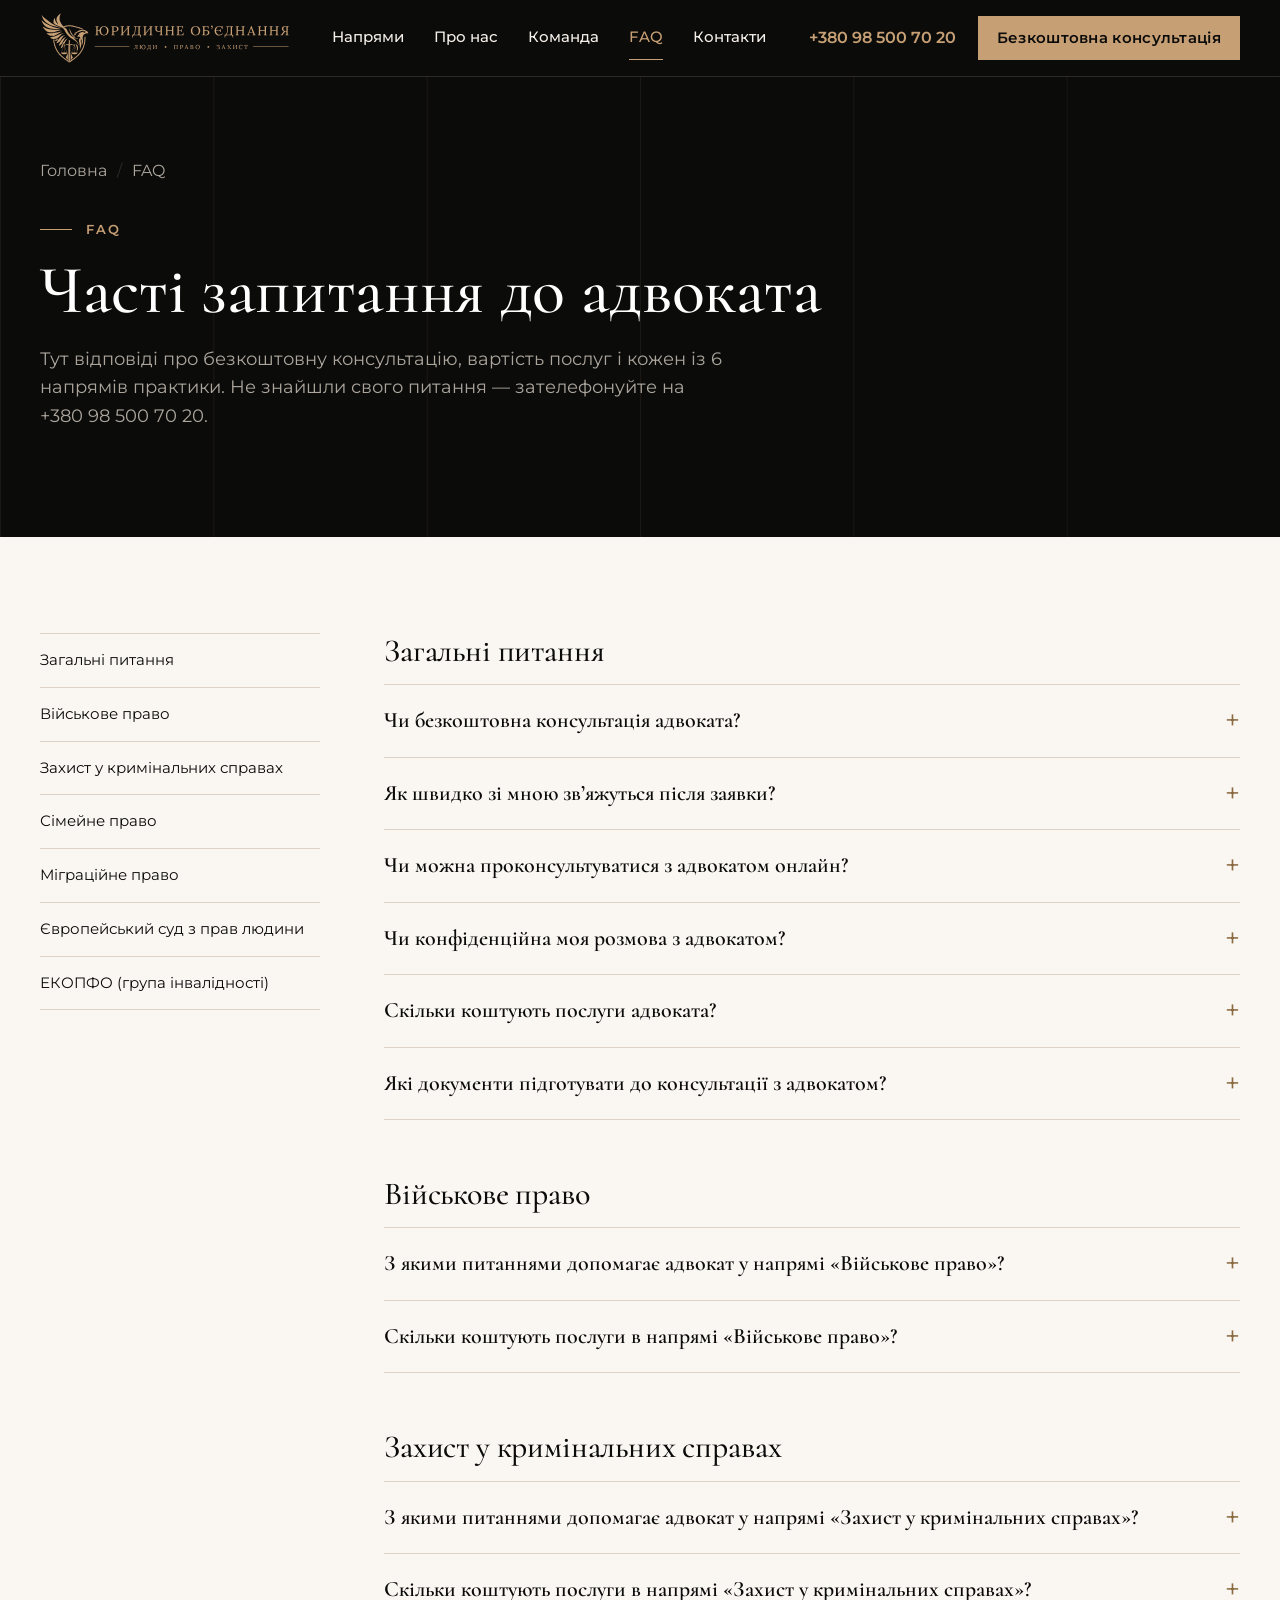
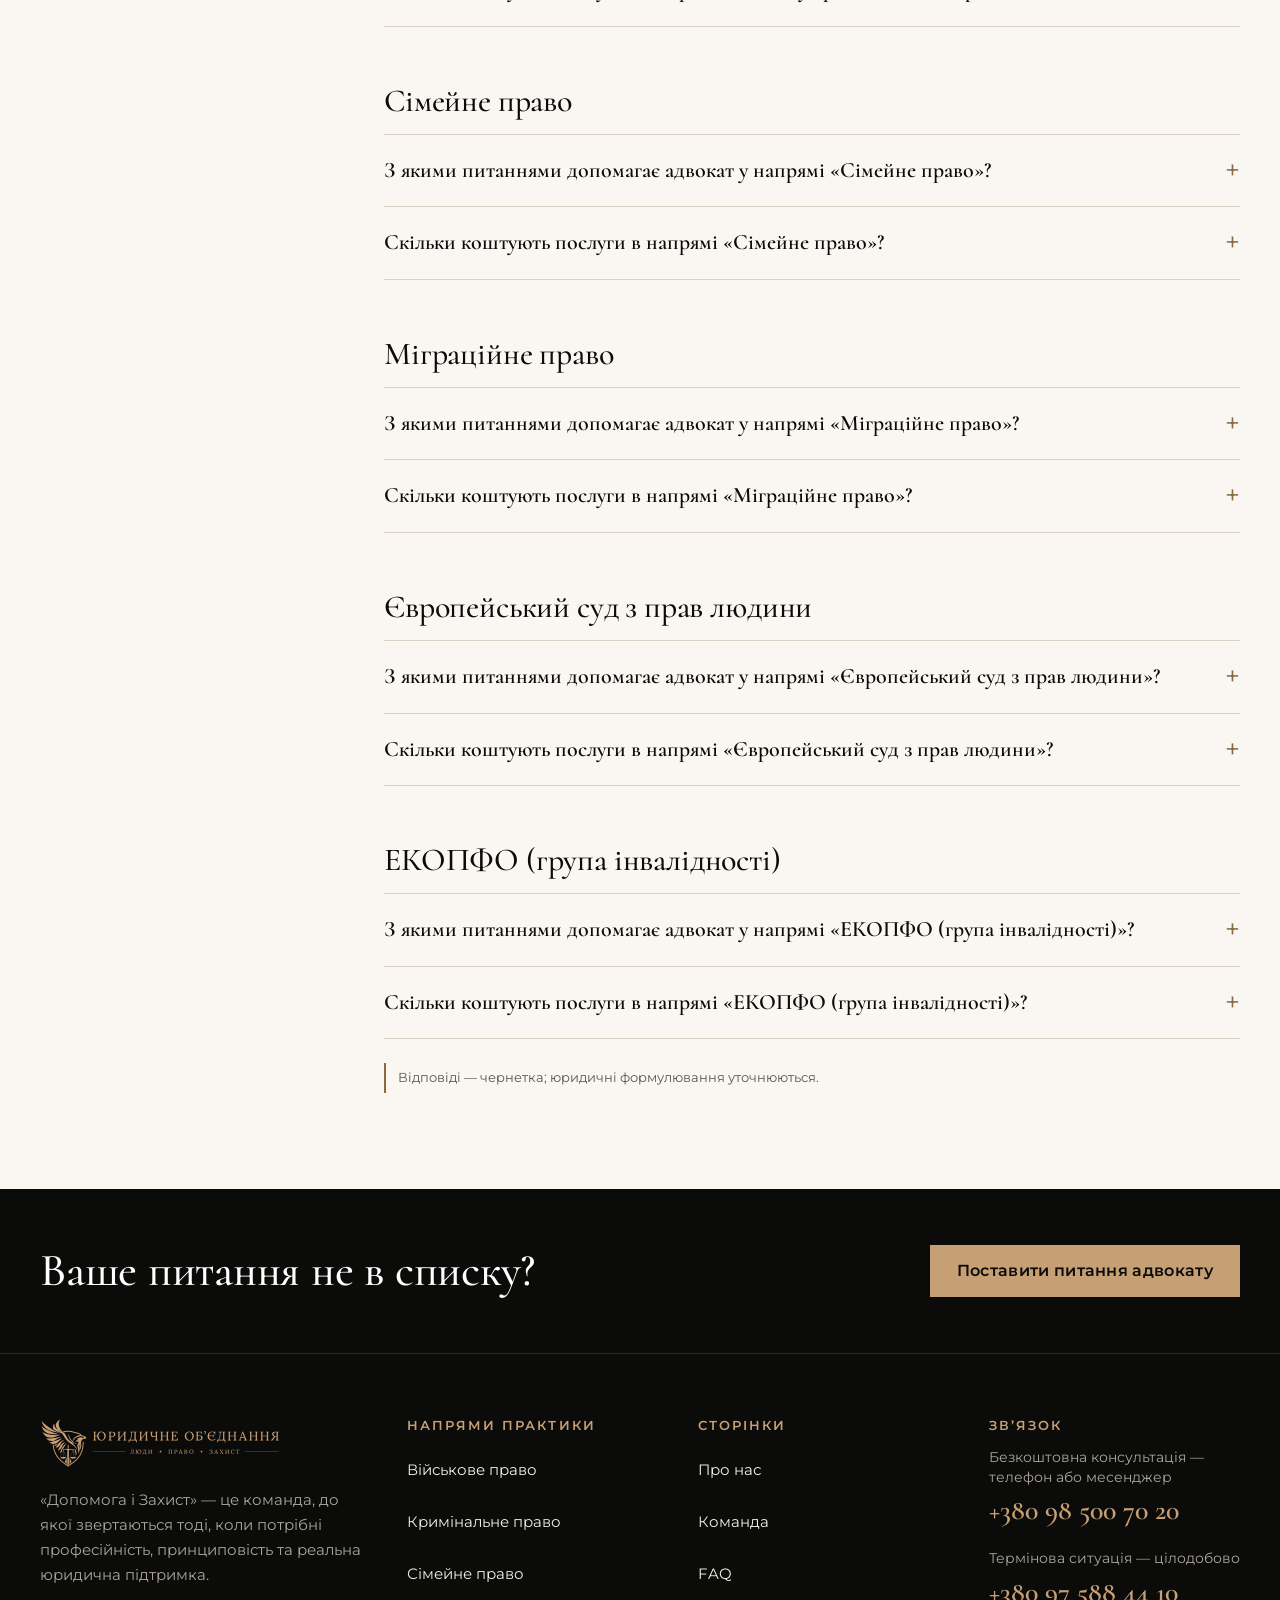
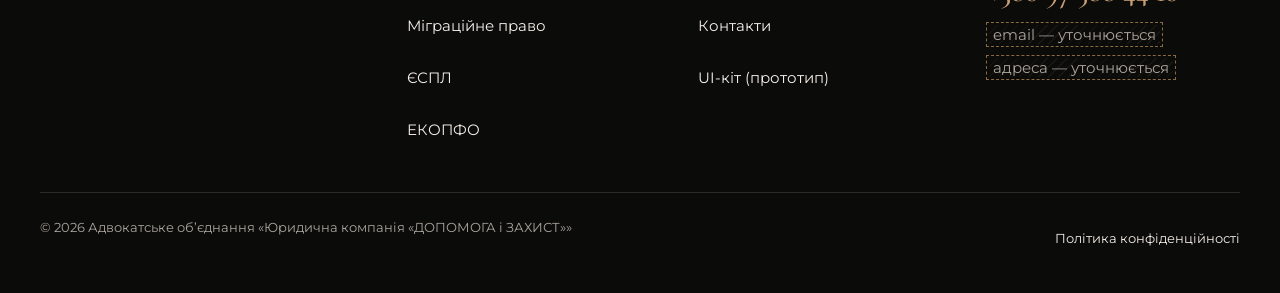
<file: prototype/faq.html>
<!doctype html>
<html lang="uk">
<head>
<meta charset="utf-8">
<meta name="viewport" content="width=device-width, initial-scale=1, viewport-fit=cover">
<meta name="robots" content="noindex,nofollow">
<title>Питання до адвоката: консультація, ціни | Допомога і Захист</title>
<meta name="description" content="Часті запитання про консультацію, ціни й роботу адвокатського об’єднання «Допомога і Захист»: безкоштовна консультація, вартість, таємниця, документи." data-draft="true">
<link rel="canonical" href="https://pravohelp.com.ua/faq/">
<meta property="og:type" content="website">
<meta property="og:locale" content="uk_UA">
<meta property="og:site_name" content="Допомога і Захист">
<meta property="og:title" content="Питання до адвоката: консультація, ціни | Допомога і Захист">
<meta property="og:description" content="Часті запитання про консультацію, ціни й роботу адвокатського об’єднання «Допомога і Захист»: безкоштовна консультація, вартість, таємниця, документи.">
<meta property="og:url" content="https://pravohelp.com.ua/faq/">
<meta property="og:image" content="https://pravohelp.com.ua/brand/favicon/favicon-512.png">
<meta name="twitter:card" content="summary">
<meta name="twitter:title" content="Питання до адвоката: консультація, ціни | Допомога і Захист">
<meta name="twitter:description" content="Часті запитання про консультацію, ціни й роботу адвокатського об’єднання «Допомога і Захист»: безкоштовна консультація, вартість, таємниця, документи.">
<meta name="twitter:image" content="https://pravohelp.com.ua/brand/favicon/favicon-512.png">
<script type="application/ld+json">{
 "@context": "https://schema.org",
 "@graph": [
  {
   "@type": [
    "Organization",
    "LegalService"
   ],
   "@id": "https://pravohelp.com.ua/#org",
   "name": "Допомога і Захист",
   "legalName": "Адвокатське об’єднання «Юридична компанія «ДОПОМОГА і ЗАХИСТ»»",
   "url": "https://pravohelp.com.ua/",
   "logo": "https://pravohelp.com.ua/brand/mark-shield.svg",
   "telephone": "+380985007020",
   "areaServed": "UA",
   "knowsAbout": [
    "Військове право",
    "Захист у кримінальних справах",
    "Сімейне право",
    "Міграційне право",
    "Європейський суд з прав людини",
    "ЕКОПФО (група інвалідності)"
   ],
   "contactPoint": [
    {
     "@type": "ContactPoint",
     "contactType": "консультація",
     "telephone": "+380985007020"
    },
    {
     "@type": "ContactPoint",
     "contactType": "термінова допомога",
     "telephone": "+380975884410",
     "hoursAvailable": {
      "@type": "OpeningHoursSpecification",
      "dayOfWeek": [
       "Monday",
       "Tuesday",
       "Wednesday",
       "Thursday",
       "Friday",
       "Saturday",
       "Sunday"
      ],
      "opens": "00:00",
      "closes": "23:59"
     }
    }
   ]
  },
  {
   "@type": "FAQPage",
   "@id": "https://pravohelp.com.ua/faq/#faq",
   "mainEntity": [
    {
     "@type": "Question",
     "name": "Чи безкоштовна консультація адвоката?",
     "acceptedAnswer": {
      "@type": "Answer",
      "text": "Так, консультація безкоштовна. Ви телефонуєте або пишете в месенджер, адвокат вислуховує ситуацію, ставить уточнювальні питання й пояснює, які кроки можливі саме у вашій справі. Якщо потрібна подальша робота — документи, запити, представництво в суді, — адвокат заздалегідь називає її вартість, і ви самі вирішуєте, чи продовжувати."
     }
    },
    {
     "@type": "Question",
     "name": "Як швидко зі мною зв’яжуться після заявки?",
     "acceptedAnswer": {
      "@type": "Answer",
      "text": "Після заявки вам зателефонує адвокат, щоб уточнити обставини. графік зв’язку — уточнюється Якщо ситуація термінова — затримання, обшук, доставлення до ТЦК та СП, — не чекайте дзвінка у відповідь на заявку. Телефонуйте одразу на цілодобову лінію «Допомога і Захист»: +380 97 588 44 10, на неї відповідають у будь-який час доби."
     }
    },
    {
     "@type": "Question",
     "name": "Чи можна проконсультуватися з адвокатом онлайн?",
     "acceptedAnswer": {
      "@type": "Answer",
      "text": "Так, безкоштовна консультація відбувається телефоном або в месенджері. Зателефонуйте на +380 98 500 70 20 або залиште заявку на сайті — адвокат зв’яжеться з вами, вислухає ситуацію і пояснить можливі кроки. перелік месенджерів — від клієнта"
     }
    },
    {
     "@type": "Question",
     "name": "Чи конфіденційна моя розмова з адвокатом?",
     "acceptedAnswer": {
      "@type": "Answer",
      "text": "Так. Усе, що ви повідомляєте адвокату у зв’язку з правовою допомогою, становить адвокатську таємницю відповідно до Закону України «Про адвокатуру та адвокатську діяльність». Адвокат не розголошує ці відомості без вашої згоди. Тому розповідайте відверто: без повної картини адвокат не зможе правильно оцінити ситуацію і запропонувати план дій."
     }
    },
    {
     "@type": "Question",
     "name": "Скільки коштують послуги адвоката?",
     "acceptedAnswer": {
      "@type": "Answer",
      "text": "Вартість залежить від напряму й обсягу роботи. На сторінці кожного напряму для послуг указано ціну «від» за базовий обсяг, а точну суму адвокат називає після консультації, до початку роботи. Консультація безкоштовна, тож ви дізнаєтеся ціну заздалегідь і самі вирішите, чи замовляти послугу. ціни — уточнюються"
     }
    },
    {
     "@type": "Question",
     "name": "Які документи підготувати до консультації з адвокатом?",
     "acceptedAnswer": {
      "@type": "Answer",
      "text": "Підготуйте все, що стосується ситуації: повістки, рішення й постанови, листування з державними органами, медичні висновки, договори. Під час розмови адвокат скаже, яких документів бракує і де їх отримати. Якщо документів немає зовсім, це не перешкода: почніть із дзвінка, а решту з’ясуєте разом з адвокатом."
     }
    },
    {
     "@type": "Question",
     "name": "З якими питаннями допомагає адвокат у напрямі «Військове право»?",
     "acceptedAnswer": {
      "@type": "Answer",
      "text": "У напрямі «Військове право» адвокати «Допомога і Захист» надають такі послуги: Адвокат по ТЦК та СП (допомога при незаконному затриманні) Відстрочка від мобілізації Зняття з розшуку ТЦК Оскарження рішень ВЛК в тому числі щодо причинного зв'язку з проходженням військової служби/виконанням службових обов’язків/ захистом Батьківщини Допомога при звільненні зі служби Допомога при переведенні в іншу частину Оскарження дисциплінарних стягнень військовослужбовців Захист у справах про СЗЧ та дезертирство Допомога в отриманні виплат ОГД, грошового забезпечення за час лікування Допомога в отриманні виплат родинам загиблих і зниклих безвісти Оформлення статусу УБД Якщо вашої ситуації немає в переліку, розкажіть про неї на консультації: адвокат пояснить, чи може допомогти, які кроки можливі і які документи знадобляться. Консультація безкоштовна, телефоном або в месенджері. Сторінка напряму"
     }
    },
    {
     "@type": "Question",
     "name": "Скільки коштують послуги в напрямі «Військове право»?",
     "acceptedAnswer": {
      "@type": "Answer",
      "text": "Ціна залежить від конкретної послуги й обсягу роботи. На сторінці напряму «Військове право» для кожної послуги вказано ціну «від», а точну суму адвокат називає після безкоштовної консультації, до початку роботи. Так ви знаєте вартість заздалегідь і самі вирішуєте, чи продовжувати. ціни — уточнюються"
     }
    },
    {
     "@type": "Question",
     "name": "З якими питаннями допомагає адвокат у напрямі «Захист у кримінальних справах»?",
     "acceptedAnswer": {
      "@type": "Answer",
      "text": "У напрямі «Захист у кримінальних справах» адвокати «Допомога і Захист» надають такі послуги: Адвокат при затриманні, виїзд цілодобово Супровід обшуку, повернення вилученого майна, зняття арешту з рахунків Запобіжний захід: застава, домашній арешт замість тримання під вартою Оскарження повідомлення про підозру Закриття кримінального провадження на стадії досудового розслідування Захист в суді першої інстанції, апеляції та касації Справи про ДТП з потерпілими Умовно-дострокове звільнення, зняття судимості Закриття кримінального провадження за угодою Представництво потерпілих у кримінальному провадженні Якщо вашої ситуації немає в переліку, розкажіть про неї на консультації: адвокат пояснить, чи може допомогти, які кроки можливі і які документи знадобляться. Консультація безкоштовна, телефоном або в месенджері. Сторінка напряму"
     }
    },
    {
     "@type": "Question",
     "name": "Скільки коштують послуги в напрямі «Захист у кримінальних справах»?",
     "acceptedAnswer": {
      "@type": "Answer",
      "text": "Ціна залежить від конкретної послуги й обсягу роботи. На сторінці напряму «Захист у кримінальних справах» для кожної послуги вказано ціну «від», а точну суму адвокат називає після безкоштовної консультації, до початку роботи. Так ви знаєте вартість заздалегідь і самі вирішуєте, чи продовжувати. ціни — уточнюються"
     }
    },
    {
     "@type": "Question",
     "name": "З якими питаннями допомагає адвокат у напрямі «Сімейне право»?",
     "acceptedAnswer": {
      "@type": "Answer",
      "text": "У напрямі «Сімейне право» адвокати «Допомога і Захист» надають такі послуги: Розірвання шлюбу — за згодою та через суд Поділ майна подружжя Шлюбний договір Стягнення аліментів, зміна розміру, стягнення заборгованості Визначення місця проживання дитини Встановлення порядку участі у вихованні Позбавлення батьківських прав Визнання та оспорювання батьківства Усиновлення та опіка Якщо вашої ситуації немає в переліку, розкажіть про неї на консультації: адвокат пояснить, чи може допомогти, які кроки можливі і які документи знадобляться. Консультація безкоштовна, телефоном або в месенджері. Сторінка напряму"
     }
    },
    {
     "@type": "Question",
     "name": "Скільки коштують послуги в напрямі «Сімейне право»?",
     "acceptedAnswer": {
      "@type": "Answer",
      "text": "Ціна залежить від конкретної послуги й обсягу роботи. На сторінці напряму «Сімейне право» для кожної послуги вказано ціну «від», а точну суму адвокат називає після безкоштовної консультації, до початку роботи. Так ви знаєте вартість заздалегідь і самі вирішуєте, чи продовжувати. ціни — уточнюються"
     }
    },
    {
     "@type": "Question",
     "name": "З якими питаннями допомагає адвокат у напрямі «Міграційне право»?",
     "acceptedAnswer": {
      "@type": "Answer",
      "text": "У напрямі «Міграційне право» адвокати «Допомога і Захист» надають такі послуги: Консультація та підбір підстави для легалізації Продовження строку перебування в Україні Відновлення документів у разі втрати або викрадення Посвідка на тимчасове проживання Посвідка на постійне проживання, дозвіл на імміграцію Оскарження відмов Державної міграційної служби Скасування заборони в'їзду Захист від примусового повернення та видворення Представництво в адміністративних судах усіх інстанцій Якщо вашої ситуації немає в переліку, розкажіть про неї на консультації: адвокат пояснить, чи може допомогти, які кроки можливі і які документи знадобляться. Консультація безкоштовна, телефоном або в месенджері. Сторінка напряму"
     }
    },
    {
     "@type": "Question",
     "name": "Скільки коштують послуги в напрямі «Міграційне право»?",
     "acceptedAnswer": {
      "@type": "Answer",
      "text": "Ціна залежить від конкретної послуги й обсягу роботи. На сторінці напряму «Міграційне право» для кожної послуги вказано ціну «від», а точну суму адвокат називає після безкоштовної консультації, до початку роботи. Так ви знаєте вартість заздалегідь і самі вирішуєте, чи продовжувати. ціни — уточнюються"
     }
    },
    {
     "@type": "Question",
     "name": "З якими питаннями допомагає адвокат у напрямі «Європейський суд з прав людини»?",
     "acceptedAnswer": {
      "@type": "Answer",
      "text": "У напрямі «Європейський суд з прав людини» адвокати «Допомога і Захист» надають такі послуги: Оцінка перспектив звернення до ЄСПЛ Перевірка строків та критеріїв прийнятності Складання заяви за формуляром Суду Правило 39 Регламенту Європейського суду з прав людини (ЄСПЛ) — це спеціальна процедура, за якою суд може терміново зобов'язати державу вчинити певні дії або утриматися від них, щоб запобігти непоправній шкоді Клопотання про анонімність, конфіденційність та пріоритетний розгляд Представництво після комунікації справи Уряду Розрахунок і обґрунтування справедливої сатисфакції Переговори щодо дружнього врегулювання Звернення про передачу справи до Великої палати Виконання рішення ЄСПЛ та перегляд справи за виключними обставинами Супровід національних справ із розрахунком на подальше звернення до Страсбурга Якщо вашої ситуації немає в переліку, розкажіть про неї на консультації: адвокат пояснить, чи може допомогти, які кроки можливі і які документи знадобляться. Консультація безкоштовна, телефоном або в месенджері. Сторінка напряму"
     }
    },
    {
     "@type": "Question",
     "name": "Скільки коштують послуги в напрямі «Європейський суд з прав людини»?",
     "acceptedAnswer": {
      "@type": "Answer",
      "text": "Ціна залежить від конкретної послуги й обсягу роботи. На сторінці напряму «Європейський суд з прав людини» для кожної послуги вказано ціну «від», а точну суму адвокат називає після безкоштовної консультації, до початку роботи. Так ви знаєте вартість заздалегідь і самі вирішуєте, чи продовжувати. ціни — уточнюються"
     }
    },
    {
     "@type": "Question",
     "name": "З якими питаннями допомагає адвокат у напрямі «ЕКОПФО (група інвалідності)»?",
     "acceptedAnswer": {
      "@type": "Answer",
      "text": "У напрямі «ЕКОПФО (група інвалідності)» адвокати «Допомога і Захист» надають такі послуги: Консультація та оцінка ситуації Аналіз медичних документів Підготовка до проходження огляду комісією Адвокатські запити Супровід проходження ЕКОПФО Оскарження рішення до Центру оцінювання функціонального стану особи (ЦОФСО) Встановлення зв'язку інвалідності із захистом Батьківщини Допомога в отриманні виплат після встановлення групи Якщо вашої ситуації немає в переліку, розкажіть про неї на консультації: адвокат пояснить, чи може допомогти, які кроки можливі і які документи знадобляться. Консультація безкоштовна, телефоном або в месенджері. Сторінка напряму"
     }
    },
    {
     "@type": "Question",
     "name": "Скільки коштують послуги в напрямі «ЕКОПФО (група інвалідності)»?",
     "acceptedAnswer": {
      "@type": "Answer",
      "text": "Ціна залежить від конкретної послуги й обсягу роботи. На сторінці напряму «ЕКОПФО (група інвалідності)» для кожної послуги вказано ціну «від», а точну суму адвокат називає після безкоштовної консультації, до початку роботи. Так ви знаєте вартість заздалегідь і самі вирішуєте, чи продовжувати. ціни — уточнюються"
     }
    }
   ]
  },
  {
   "@type": "BreadcrumbList",
   "@id": "https://pravohelp.com.ua/faq/#breadcrumb",
   "itemListElement": [
    {
     "@type": "ListItem",
     "position": 1,
     "name": "Головна",
     "item": "https://pravohelp.com.ua/"
    },
    {
     "@type": "ListItem",
     "position": 2,
     "name": "FAQ",
     "item": "https://pravohelp.com.ua/faq/"
    }
   ]
  }
 ]
}</script>
<link rel="icon" href="../brand/favicon/favicon.svg" type="image/svg+xml">
<link rel="preload" href="fonts/cormorant-cyrillic-500-normal.woff2" as="font" type="font/woff2" crossorigin>
<link rel="preload" href="fonts/montserrat-cyrillic-400-normal.woff2" as="font" type="font/woff2" crossorigin>
<link rel="stylesheet" href="assets/style.css">
</head>
<body>
<a class="skip" href="#main">Перейти до змісту</a>
<header class="site-header">
  <div class="container">
    <a class="brand" href="index.html"><img src="../brand/logo-horizontal-dark.svg" alt="Допомога і Захист — на головну" width="250" height="53"></a>
    <nav class="nav" aria-label="Головне меню"><ul><li><a href="index.html#practices">Напрями</a></li><li><a href="about.html">Про нас</a></li><li><a href="about.html#team">Команда</a></li><li><a href="faq.html" aria-current="page">FAQ</a></li><li><a href="contacts.html">Контакти</a></li></ul></nav>
    <div class="header-cta">
      <a class="tel" href="tel:+380985007020">+380 98 500 70 20</a>
      <a class="btn btn--gold" href="contacts.html#form" data-consult>Безкоштовна консультація</a>
    </div>
    <button class="burger" type="button" aria-expanded="false" aria-controls="mobile-nav"><span></span><span></span><span></span><span class="visually-hidden">Меню</span></button>
  </div>
  <nav class="mobile-nav" id="mobile-nav" aria-label="Мобільне меню"><div class="mobile-nav__top"><span class="mobile-nav__title">Меню</span><button class="mobile-nav__close" type="button" aria-label="Закрити меню"><span aria-hidden="true"></span><span aria-hidden="true"></span></button></div><ul><li><a href="index.html#practices">Напрями</a></li><li><a href="about.html">Про нас</a></li><li><a href="about.html#team">Команда</a></li><li><a href="faq.html" aria-current="page">FAQ</a></li><li><a href="contacts.html">Контакти</a></li></ul><div class="mobile-nav__cta"><a class="btn btn--gold" href="contacts.html#form" data-consult>Безкоштовна консультація</a><a class="tel-big" href="tel:+380985007020">+380 98 500 70 20</a></div></nav>
</header>
<main id="main">

<section class="page-hero" aria-labelledby="f-title">
  <div class="container">
    <nav class="crumbs" aria-label="Хлібні крихти"><ol><li><a href="index.html">Головна</a></li><li aria-current="page">FAQ</li></ol></nav>
    <p class="eyebrow">FAQ</p>
    <h1 id="f-title" data-draft="true">Часті запитання до адвоката</h1>
    <p class="lead" data-draft="true">Тут відповіді про безкоштовну консультацію, вартість послуг і кожен із 6 напрямів практики. Не знайшли свого питання — зателефонуйте на +380 98 500 70 20.</p>
  </div>
</section>
<section class="section">
  <div class="container faq-layout">
    <nav aria-label="Розділи FAQ"><ul class="faq-toc"><li><a href="#general">Загальні питання</a></li><li><a href="#g-0">Військове право</a></li><li><a href="#g-1">Захист у кримінальних справах</a></li><li><a href="#g-2">Сімейне право</a></li><li><a href="#g-3">Міграційне право</a></li><li><a href="#g-4">Європейський суд з прав людини</a></li><li><a href="#g-5">ЕКОПФО (група інвалідності)</a></li></ul></nav>
    <div>
<div class="faq-group" id="general"><h2 style="font-size:32px">Загальні питання</h2><div class="faq" data-draft="true"><details><summary>Чи безкоштовна консультація адвоката?</summary><div class="answer"><p>Так, консультація безкоштовна. Ви телефонуєте або пишете в месенджер, адвокат вислуховує ситуацію, ставить уточнювальні питання й пояснює, які кроки можливі саме у вашій справі. Якщо потрібна подальша робота — документи, запити, представництво в суді, — адвокат заздалегідь називає її вартість, і ви самі вирішуєте, чи продовжувати.</p></div></details>
<details><summary>Як швидко зі мною зв’яжуться після заявки?</summary><div class="answer"><p>Після заявки вам зателефонує адвокат, щоб уточнити обставини. <span class="ph">графік зв’язку — уточнюється</span> Якщо ситуація термінова — затримання, обшук, доставлення до ТЦК та СП, — не чекайте дзвінка у відповідь на заявку. Телефонуйте одразу на цілодобову лінію «Допомога і Захист»: +380 97 588 44 10, на неї відповідають у будь-який час доби.</p></div></details>
<details><summary>Чи можна проконсультуватися з адвокатом онлайн?</summary><div class="answer"><p>Так, безкоштовна консультація відбувається телефоном або в месенджері. Зателефонуйте на +380 98 500 70 20 або залиште заявку на сайті — адвокат зв’яжеться з вами, вислухає ситуацію і пояснить можливі кроки. <span class="ph">перелік месенджерів — від клієнта</span></p></div></details>
<details><summary>Чи конфіденційна моя розмова з адвокатом?</summary><div class="answer"><p>Так. Усе, що ви повідомляєте адвокату у зв’язку з правовою допомогою, становить адвокатську таємницю відповідно до Закону України «Про адвокатуру та адвокатську діяльність». Адвокат не розголошує ці відомості без вашої згоди. Тому розповідайте відверто: без повної картини адвокат не зможе правильно оцінити ситуацію і запропонувати план дій.</p></div></details>
<details><summary>Скільки коштують послуги адвоката?</summary><div class="answer"><p>Вартість залежить від напряму й обсягу роботи. На сторінці кожного напряму для послуг указано ціну «від» за базовий обсяг, а точну суму адвокат називає після консультації, до початку роботи. Консультація безкоштовна, тож ви дізнаєтеся ціну заздалегідь і самі вирішите, чи замовляти послугу. <span class="ph">ціни — уточнюються</span></p></div></details>
<details><summary>Які документи підготувати до консультації з адвокатом?</summary><div class="answer"><p>Підготуйте все, що стосується ситуації: повістки, рішення й постанови, листування з державними органами, медичні висновки, договори. Під час розмови адвокат скаже, яких документів бракує і де їх отримати. Якщо документів немає зовсім, це не перешкода: почніть із дзвінка, а решту з’ясуєте разом з адвокатом.</p></div></details></div></div>
<div class="faq-group" id="g-0"><h2 style="font-size:32px">Військове право</h2><div class="faq" data-draft="true"><details><summary>З якими питаннями допомагає адвокат у напрямі «Військове право»?</summary><div class="answer"><p>У напрямі «Військове право» адвокати «Допомога і Захист» надають такі послуги:</p><ul><li>Адвокат по ТЦК та СП (допомога при незаконному затриманні)</li><li>Відстрочка від мобілізації</li><li>Зняття з розшуку ТЦК</li><li>Оскарження рішень ВЛК в тому числі щодо причинного зв&#x27;язку з проходженням військової служби/виконанням службових обов’язків/ захистом Батьківщини</li><li>Допомога при звільненні зі служби</li><li>Допомога при переведенні в іншу частину</li><li>Оскарження дисциплінарних стягнень військовослужбовців</li><li>Захист у справах про СЗЧ та дезертирство</li><li>Допомога в отриманні виплат ОГД, грошового забезпечення за час лікування</li><li>Допомога в отриманні виплат родинам загиблих і зниклих безвісти</li><li>Оформлення статусу УБД</li></ul><p>Якщо вашої ситуації немає в переліку, розкажіть про неї на консультації: адвокат пояснить, чи може допомогти, які кроки можливі і які документи знадобляться. Консультація безкоштовна, телефоном або в месенджері. <a class="link-more" href="practice.html">Сторінка напряму</a></p></div></details>
<details><summary>Скільки коштують послуги в напрямі «Військове право»?</summary><div class="answer"><p>Ціна залежить від конкретної послуги й обсягу роботи. На сторінці напряму «Військове право» для кожної послуги вказано ціну «від», а точну суму адвокат називає після безкоштовної консультації, до початку роботи. Так ви знаєте вартість заздалегідь і самі вирішуєте, чи продовжувати. <span class="ph">ціни — уточнюються</span></p></div></details></div></div>
<div class="faq-group" id="g-1"><h2 style="font-size:32px">Захист у кримінальних справах</h2><div class="faq" data-draft="true"><details><summary>З якими питаннями допомагає адвокат у напрямі «Захист у кримінальних справах»?</summary><div class="answer"><p>У напрямі «Захист у кримінальних справах» адвокати «Допомога і Захист» надають такі послуги:</p><ul><li>Адвокат при затриманні, виїзд цілодобово</li><li>Супровід обшуку, повернення вилученого майна, зняття арешту з рахунків</li><li>Запобіжний захід: застава, домашній арешт замість тримання під вартою</li><li>Оскарження повідомлення про підозру</li><li>Закриття кримінального провадження на стадії досудового розслідування</li><li>Захист в суді першої інстанції, апеляції та касації</li><li>Справи про ДТП з потерпілими</li><li>Умовно-дострокове звільнення, зняття судимості</li><li>Закриття кримінального провадження за угодою</li><li>Представництво потерпілих у кримінальному провадженні</li></ul><p>Якщо вашої ситуації немає в переліку, розкажіть про неї на консультації: адвокат пояснить, чи може допомогти, які кроки можливі і які документи знадобляться. Консультація безкоштовна, телефоном або в месенджері. <a class="link-more" href="practice.html">Сторінка напряму</a></p></div></details>
<details><summary>Скільки коштують послуги в напрямі «Захист у кримінальних справах»?</summary><div class="answer"><p>Ціна залежить від конкретної послуги й обсягу роботи. На сторінці напряму «Захист у кримінальних справах» для кожної послуги вказано ціну «від», а точну суму адвокат називає після безкоштовної консультації, до початку роботи. Так ви знаєте вартість заздалегідь і самі вирішуєте, чи продовжувати. <span class="ph">ціни — уточнюються</span></p></div></details></div></div>
<div class="faq-group" id="g-2"><h2 style="font-size:32px">Сімейне право</h2><div class="faq" data-draft="true"><details><summary>З якими питаннями допомагає адвокат у напрямі «Сімейне право»?</summary><div class="answer"><p>У напрямі «Сімейне право» адвокати «Допомога і Захист» надають такі послуги:</p><ul><li>Розірвання шлюбу — за згодою та через суд</li><li>Поділ майна подружжя</li><li>Шлюбний договір</li><li>Стягнення аліментів, зміна розміру, стягнення заборгованості</li><li>Визначення місця проживання дитини</li><li>Встановлення порядку участі у вихованні</li><li>Позбавлення батьківських прав</li><li>Визнання та оспорювання батьківства</li><li>Усиновлення та опіка</li></ul><p>Якщо вашої ситуації немає в переліку, розкажіть про неї на консультації: адвокат пояснить, чи може допомогти, які кроки можливі і які документи знадобляться. Консультація безкоштовна, телефоном або в месенджері. <a class="link-more" href="practice.html">Сторінка напряму</a></p></div></details>
<details><summary>Скільки коштують послуги в напрямі «Сімейне право»?</summary><div class="answer"><p>Ціна залежить від конкретної послуги й обсягу роботи. На сторінці напряму «Сімейне право» для кожної послуги вказано ціну «від», а точну суму адвокат називає після безкоштовної консультації, до початку роботи. Так ви знаєте вартість заздалегідь і самі вирішуєте, чи продовжувати. <span class="ph">ціни — уточнюються</span></p></div></details></div></div>
<div class="faq-group" id="g-3"><h2 style="font-size:32px">Міграційне право</h2><div class="faq" data-draft="true"><details><summary>З якими питаннями допомагає адвокат у напрямі «Міграційне право»?</summary><div class="answer"><p>У напрямі «Міграційне право» адвокати «Допомога і Захист» надають такі послуги:</p><ul><li>Консультація та підбір підстави для легалізації</li><li>Продовження строку перебування в Україні</li><li>Відновлення документів у разі втрати або викрадення</li><li>Посвідка на тимчасове проживання</li><li>Посвідка на постійне проживання, дозвіл на імміграцію</li><li>Оскарження відмов Державної міграційної служби</li><li>Скасування заборони в&#x27;їзду</li><li>Захист від примусового повернення та видворення</li><li>Представництво в адміністративних судах усіх інстанцій</li></ul><p>Якщо вашої ситуації немає в переліку, розкажіть про неї на консультації: адвокат пояснить, чи може допомогти, які кроки можливі і які документи знадобляться. Консультація безкоштовна, телефоном або в месенджері. <a class="link-more" href="practice.html">Сторінка напряму</a></p></div></details>
<details><summary>Скільки коштують послуги в напрямі «Міграційне право»?</summary><div class="answer"><p>Ціна залежить від конкретної послуги й обсягу роботи. На сторінці напряму «Міграційне право» для кожної послуги вказано ціну «від», а точну суму адвокат називає після безкоштовної консультації, до початку роботи. Так ви знаєте вартість заздалегідь і самі вирішуєте, чи продовжувати. <span class="ph">ціни — уточнюються</span></p></div></details></div></div>
<div class="faq-group" id="g-4"><h2 style="font-size:32px">Європейський суд з прав людини</h2><div class="faq" data-draft="true"><details><summary>З якими питаннями допомагає адвокат у напрямі «Європейський суд з прав людини»?</summary><div class="answer"><p>У напрямі «Європейський суд з прав людини» адвокати «Допомога і Захист» надають такі послуги:</p><ul><li>Оцінка перспектив звернення до ЄСПЛ</li><li>Перевірка строків та критеріїв прийнятності</li><li>Складання заяви за формуляром Суду</li><li>Правило 39 Регламенту Європейського суду з прав людини (ЄСПЛ) — це спеціальна процедура, за якою суд може терміново зобов&#x27;язати державу вчинити певні дії або утриматися від них, щоб запобігти непоправній шкоді</li><li>Клопотання про анонімність, конфіденційність та пріоритетний розгляд</li><li>Представництво після комунікації справи Уряду</li><li>Розрахунок і обґрунтування справедливої сатисфакції</li><li>Переговори щодо дружнього врегулювання</li><li>Звернення про передачу справи до Великої палати</li><li>Виконання рішення ЄСПЛ та перегляд справи за виключними обставинами</li><li>Супровід національних справ із розрахунком на подальше звернення до Страсбурга</li></ul><p>Якщо вашої ситуації немає в переліку, розкажіть про неї на консультації: адвокат пояснить, чи може допомогти, які кроки можливі і які документи знадобляться. Консультація безкоштовна, телефоном або в месенджері. <a class="link-more" href="practice.html">Сторінка напряму</a></p></div></details>
<details><summary>Скільки коштують послуги в напрямі «Європейський суд з прав людини»?</summary><div class="answer"><p>Ціна залежить від конкретної послуги й обсягу роботи. На сторінці напряму «Європейський суд з прав людини» для кожної послуги вказано ціну «від», а точну суму адвокат називає після безкоштовної консультації, до початку роботи. Так ви знаєте вартість заздалегідь і самі вирішуєте, чи продовжувати. <span class="ph">ціни — уточнюються</span></p></div></details></div></div>
<div class="faq-group" id="g-5"><h2 style="font-size:32px">ЕКОПФО (група інвалідності)</h2><div class="faq" data-draft="true"><details><summary>З якими питаннями допомагає адвокат у напрямі «ЕКОПФО (група інвалідності)»?</summary><div class="answer"><p>У напрямі «ЕКОПФО (група інвалідності)» адвокати «Допомога і Захист» надають такі послуги:</p><ul><li>Консультація та оцінка ситуації</li><li>Аналіз медичних документів</li><li>Підготовка до проходження огляду комісією</li><li>Адвокатські запити</li><li>Супровід проходження ЕКОПФО</li><li>Оскарження рішення до Центру оцінювання функціонального стану особи (ЦОФСО)</li><li>Встановлення зв&#x27;язку інвалідності із захистом Батьківщини</li><li>Допомога в отриманні виплат після встановлення групи</li></ul><p>Якщо вашої ситуації немає в переліку, розкажіть про неї на консультації: адвокат пояснить, чи може допомогти, які кроки можливі і які документи знадобляться. Консультація безкоштовна, телефоном або в месенджері. <a class="link-more" href="practice.html">Сторінка напряму</a></p></div></details>
<details><summary>Скільки коштують послуги в напрямі «ЕКОПФО (група інвалідності)»?</summary><div class="answer"><p>Ціна залежить від конкретної послуги й обсягу роботи. На сторінці напряму «ЕКОПФО (група інвалідності)» для кожної послуги вказано ціну «від», а точну суму адвокат називає після безкоштовної консультації, до початку роботи. Так ви знаєте вартість заздалегідь і самі вирішуєте, чи продовжувати. <span class="ph">ціни — уточнюються</span></p></div></details></div></div>
      <p class="proto-note" data-draft="true">Відповіді — чернетка; юридичні формулювання уточнюються.</p>
    </div>
  </div>
</section>
<section class="cta-band" aria-labelledby="cta-title">
  <div class="container">
    <h2 id="cta-title" data-draft="true">Ваше питання не в списку?</h2>
    <a class="btn btn--gold" href="contacts.html#form">Поставити питання адвокату</a>
  </div>
</section>
</main>
<footer class="site-footer">
  <div class="container">
    <div>
      <a class="brand" href="index.html"><img src="../brand/logo-horizontal-dark.svg" alt="Допомога і Захист" width="240" height="51"></a>
      <p style="margin-top:20px;max-width:34ch">«Допомога і Захист» — це команда, до якої звертаються тоді, коли потрібні професійність, принциповість та реальна юридична підтримка.</p>
    </div>
    <div>
      <h2>Напрями практики</h2>
      <ul><li><a href="practice.html">Військове право</a></li><li><a href="practice.html">Кримінальне право</a></li><li><a href="practice.html">Сімейне право</a></li><li><a href="practice.html">Міграційне право</a></li><li><a href="practice.html">ЄСПЛ</a></li><li><a href="practice.html">ЕКОПФО</a></li></ul>
    </div>
    <div>
      <h2>Сторінки</h2>
      <ul><li><a href="about.html">Про нас</a></li><li><a href="about.html#team">Команда</a></li><li><a href="faq.html">FAQ</a></li><li><a href="contacts.html">Контакти</a></li><li><a href="ui-kit.html">UI-кіт (прототип)</a></li></ul>
    </div>
    <div>
      <h2>Зв’язок</h2>
      <ul>
        <li class="foot-tel"><small>Безкоштовна консультація — телефон або месенджер</small><a class="tel" href="tel:+380985007020">+380 98 500 70 20</a></li>
        <li class="foot-tel"><small>Термінова ситуація — цілодобово</small><a class="tel" href="tel:+380975884410">+380 97 588 44 10</a></li>
        <li><span class="ph" data-draft="true">email — уточнюється</span></li>
        <li><span class="ph" data-draft="true">адреса — уточнюється</span></li>
      </ul>
    </div>
    <div class="footer-bottom">
      <span>© 2026 Адвокатське об’єднання «Юридична компанія «ДОПОМОГА і ЗАХИСТ»»</span>
      <a href="#" data-draft="true">Політика конфіденційності</a>
    </div>
  </div>
</footer>
<nav class="mobile-bar" aria-label="Швидкий зв’язок">
  <a href="tel:+380985007020"><svg viewBox="0 0 24 24" fill="none" stroke="currentColor" stroke-width="1.6" aria-hidden="true"><path d="M5 3h4l2 5-2.5 1.5a11 11 0 0 0 6 6L16 13l5 2v4a2 2 0 0 1-2 2A16 16 0 0 1 3 5a2 2 0 0 1 2-2z"/></svg>Зателефонувати</a>
  <a href="contacts.html#form"><svg viewBox="0 0 24 24" fill="none" stroke="currentColor" stroke-width="1.6" aria-hidden="true"><path d="M4 5h16v11H9l-5 4z"/></svg>Написати</a>
</nav>
<dialog class="consult" id="consult" aria-modal="true" aria-labelledby="consult-title" aria-describedby="consult-desc">
  <form class="consult__form" id="consult-form" action="#" method="post" data-proto novalidate>
    <button class="consult__close" type="button" aria-label="Закрити вікно"><span aria-hidden="true"></span><span aria-hidden="true"></span></button>
    <div class="consult__scroll">
      <div class="consult__aside">
        <p class="eyebrow">Заявка</p>
        <h2 id="consult-title" tabindex="-1">Безкоштовна консультація</h2>
        <p class="consult__lead" id="consult-desc" data-draft="true">Залиште ім’я і телефон — адвокат передзвонить і розпитає, що сталося.</p>
        <ul class="consult__phones">
          <li><small>Безкоштовна консультація — телефон або месенджер</small><a href="tel:+380985007020">+380 98 500 70 20</a></li>
          <li><small>Термінова ситуація — цілодобово</small><a href="tel:+380975884410">+380 97 588 44 10</a></li>
        </ul>
      </div>
      <div class="consult__body">
        <div class="consult__service" hidden><span class="consult__service-label">Послуга</span><strong class="consult__service-name"></strong><button class="consult__service-clear" type="button">Змінити<span class="visually-hidden"> послугу</span></button><input type="hidden" name="service" value=""></div>
        <div class="row-2">
          <div class="field"><label for="m-name">Ім’я <span class="req" aria-hidden="true">*</span></label><input class="input" id="m-name" name="name" autocomplete="name" enterkeyhint="next" required></div>
          <div class="field"><label for="m-phone">Телефон <span class="req" aria-hidden="true">*</span></label><input class="input" id="m-phone" name="phone" type="tel" autocomplete="tel" inputmode="tel" enterkeyhint="next" placeholder="+380" required></div>
        </div>
        <div class="field"><label for="m-practice">Напрям</label>
          <select class="select" id="m-practice" name="practice"><option value="">Не знаю / інше</option><option value="Військове право">Військове право</option><option value="Кримінальне право">Кримінальне право</option><option value="Сімейне право">Сімейне право</option><option value="Міграційне право">Міграційне право</option><option value="ЄСПЛ">ЄСПЛ</option><option value="ЕКОПФО">ЕКОПФО</option></select></div>
        <div class="field"><label for="m-msg">Коротко про ситуацію</label><textarea class="textarea" id="m-msg" name="message" rows="3" enterkeyhint="done"></textarea></div>
        <label class="check"><input type="checkbox" name="consent" required><span data-draft="true">Погоджуюся на обробку персональних даних для зворотного зв’язку. <span class="ph">Текст згоди — уточнюється</span></span></label>
        <p class="hint form-policy"><a href="#" data-draft="true">Політика конфіденційності</a></p>
      </div>
    </div>
    <div class="consult__foot">
      <p role="status" class="hint consult__status" aria-live="polite"></p>
      <button class="btn btn--dark btn--block" type="submit">Надіслати заявку</button>
    </div>
  </form>
</dialog>
<script src="assets/site.js" defer></script>
</body>
</html>
</file>
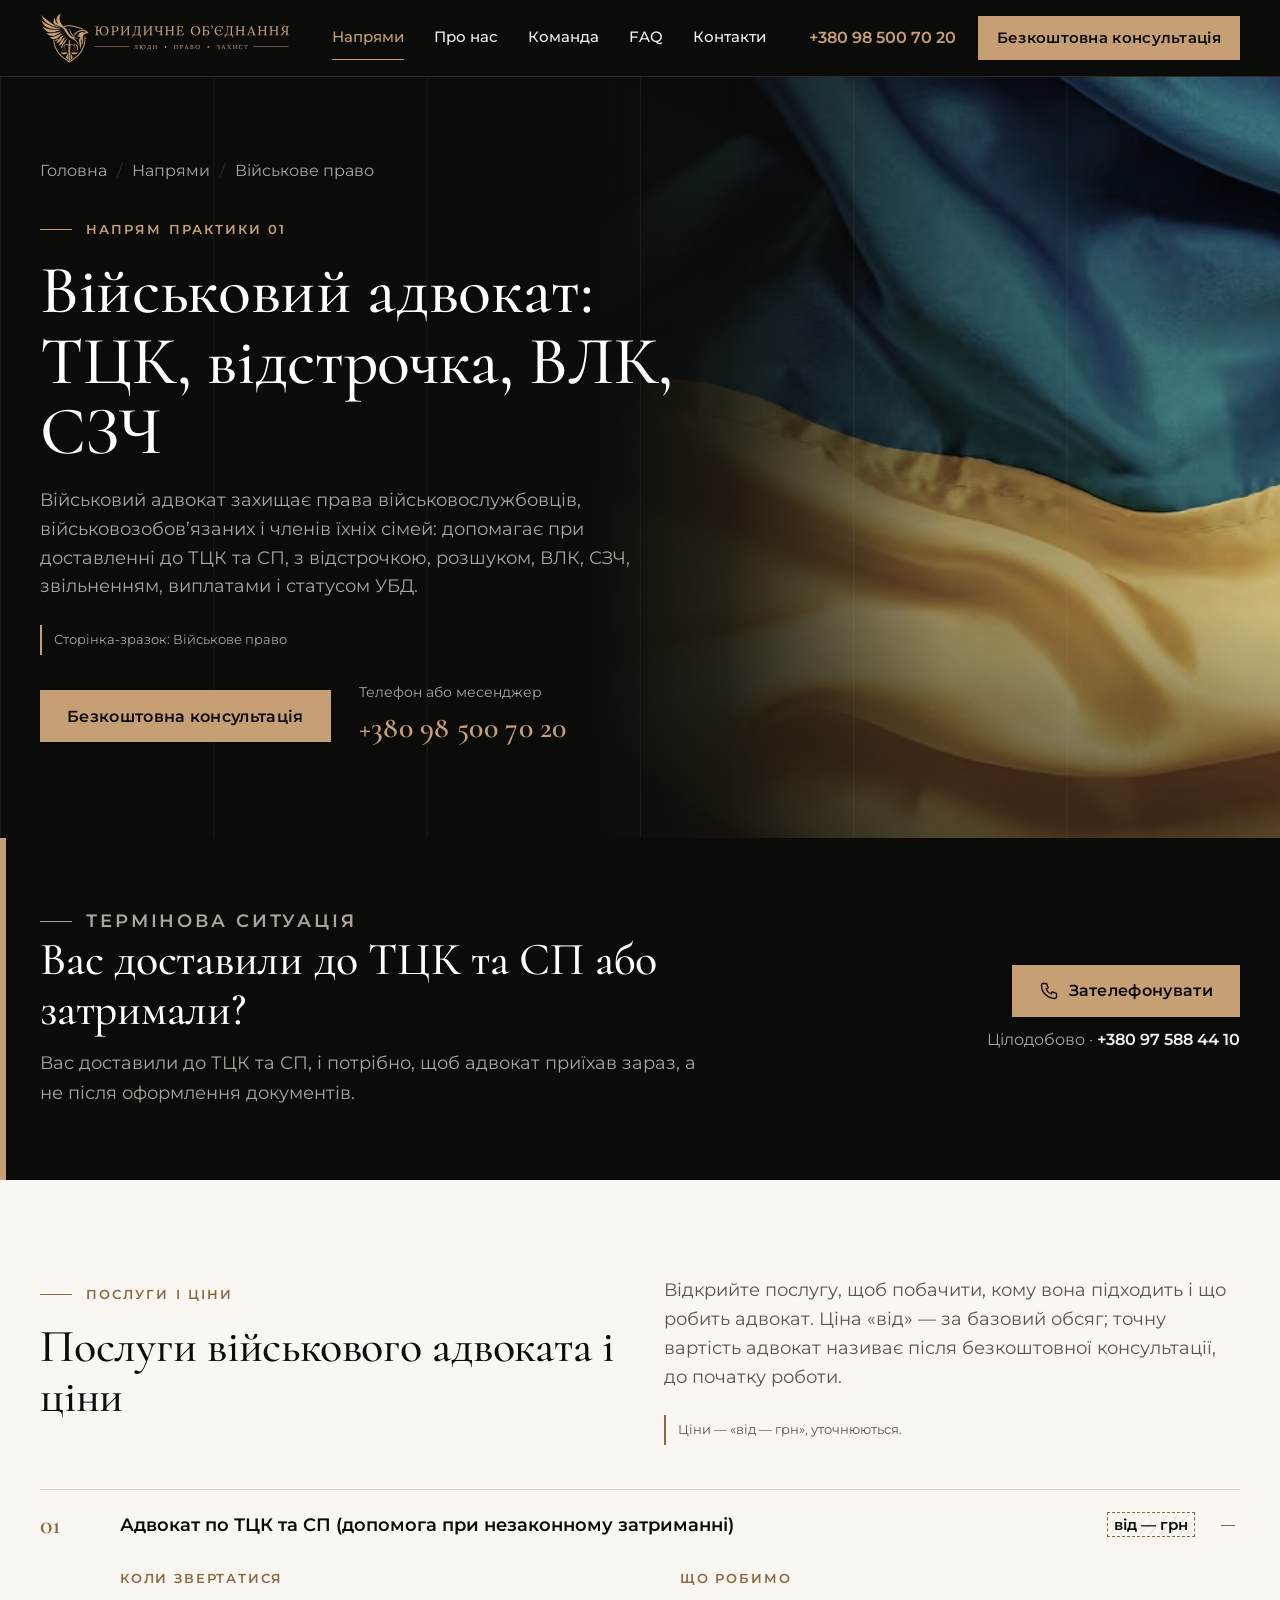
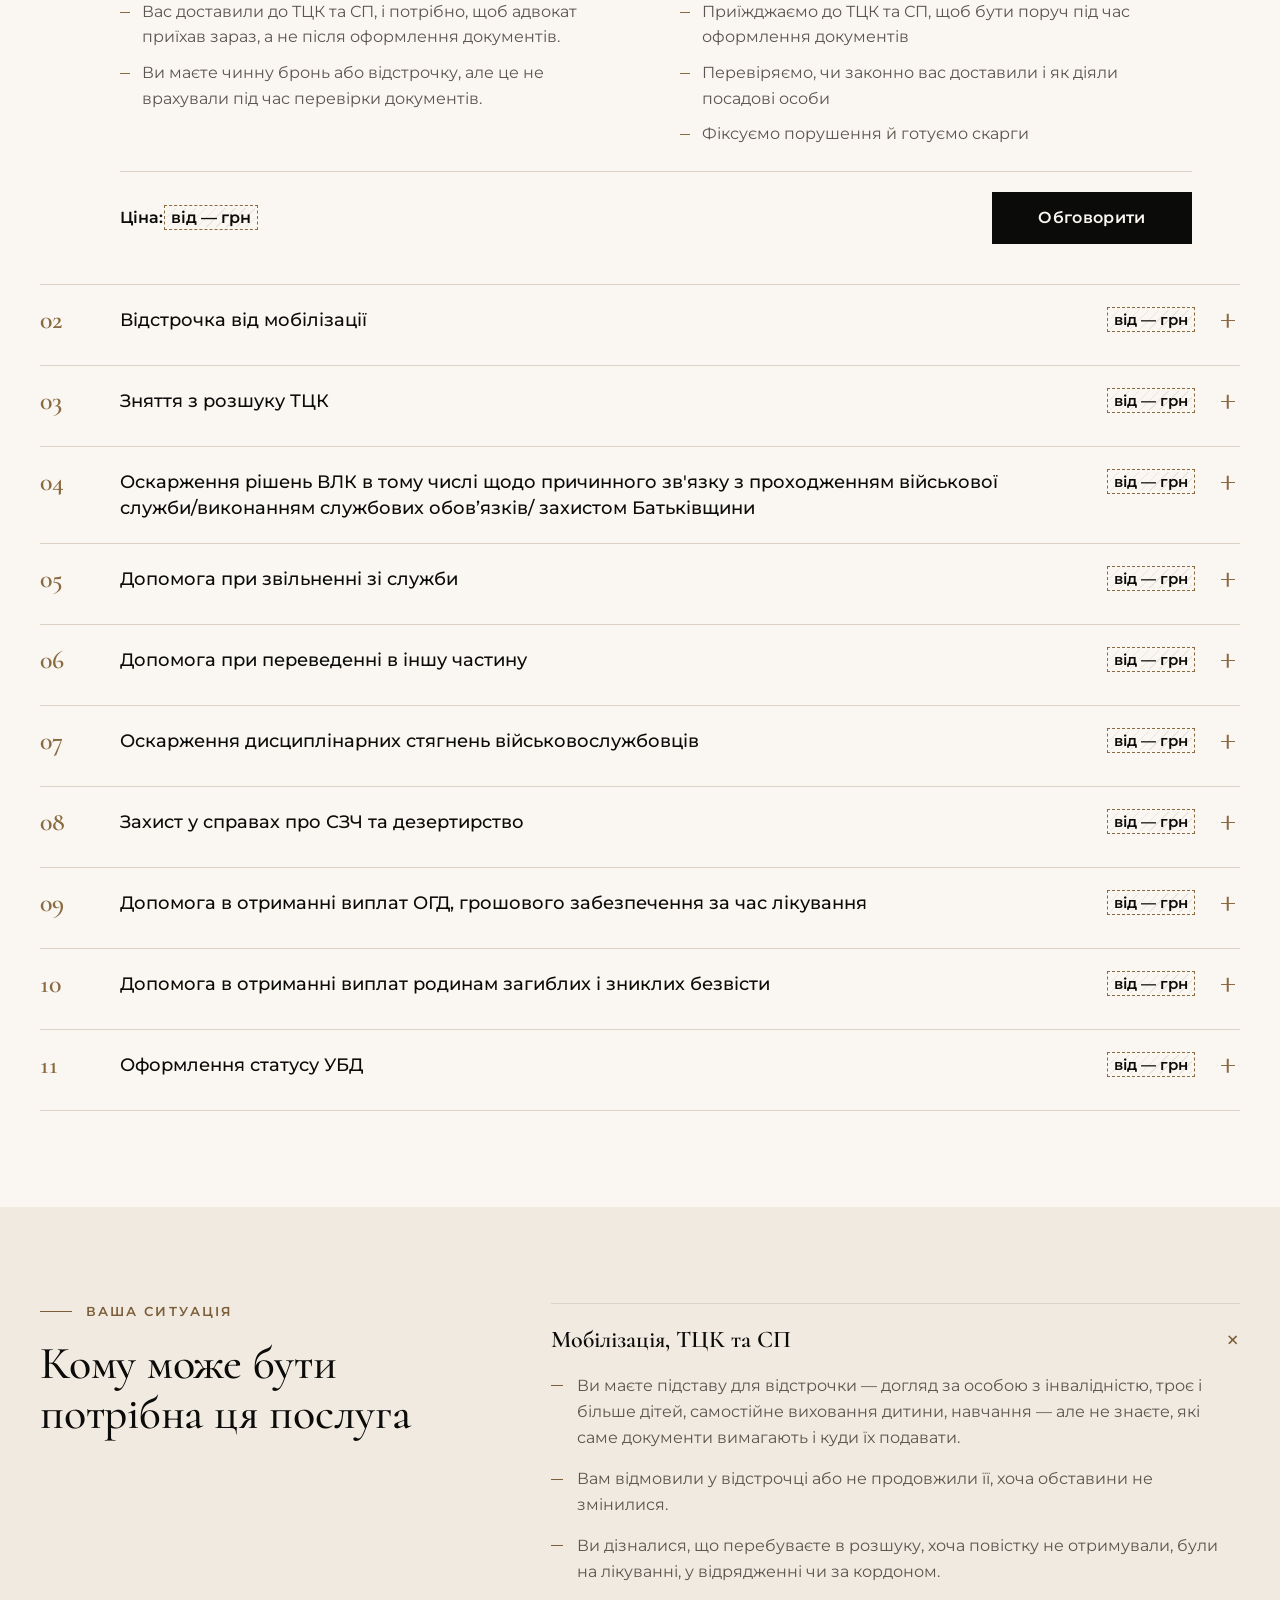
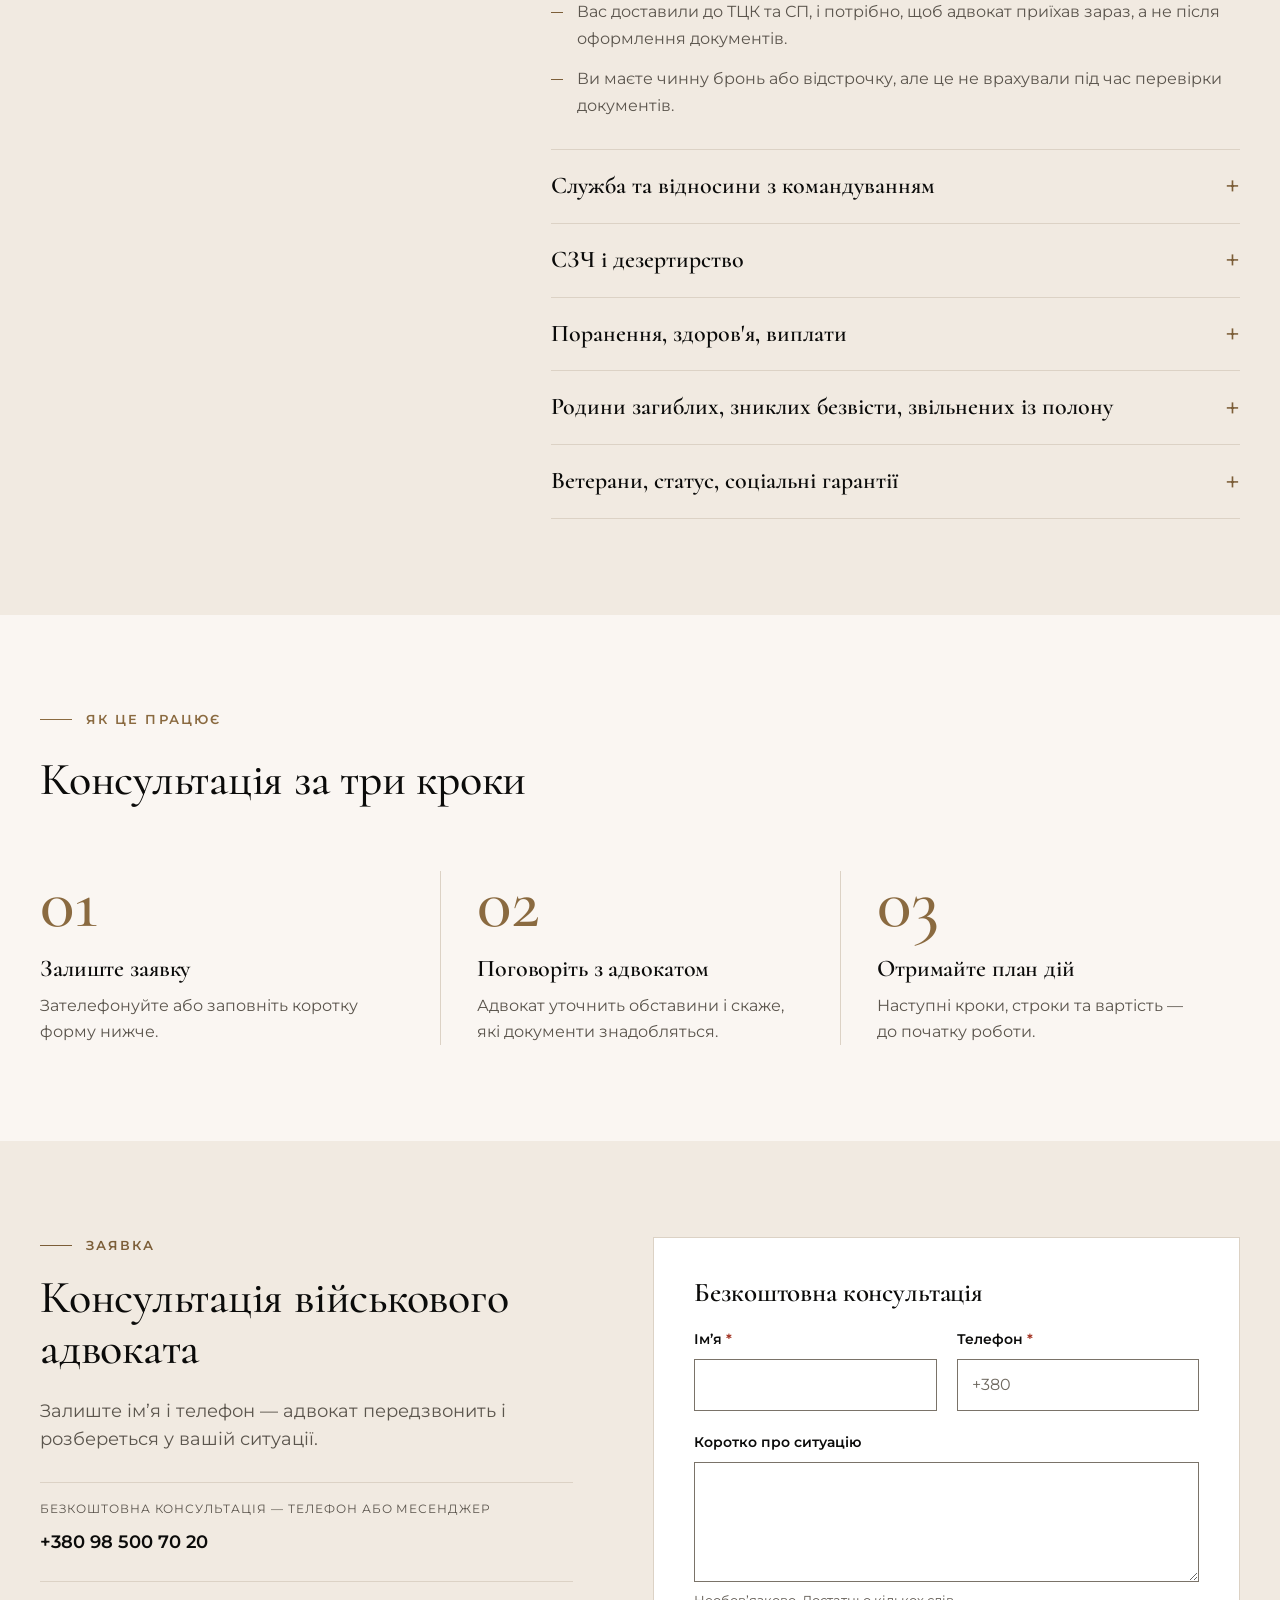
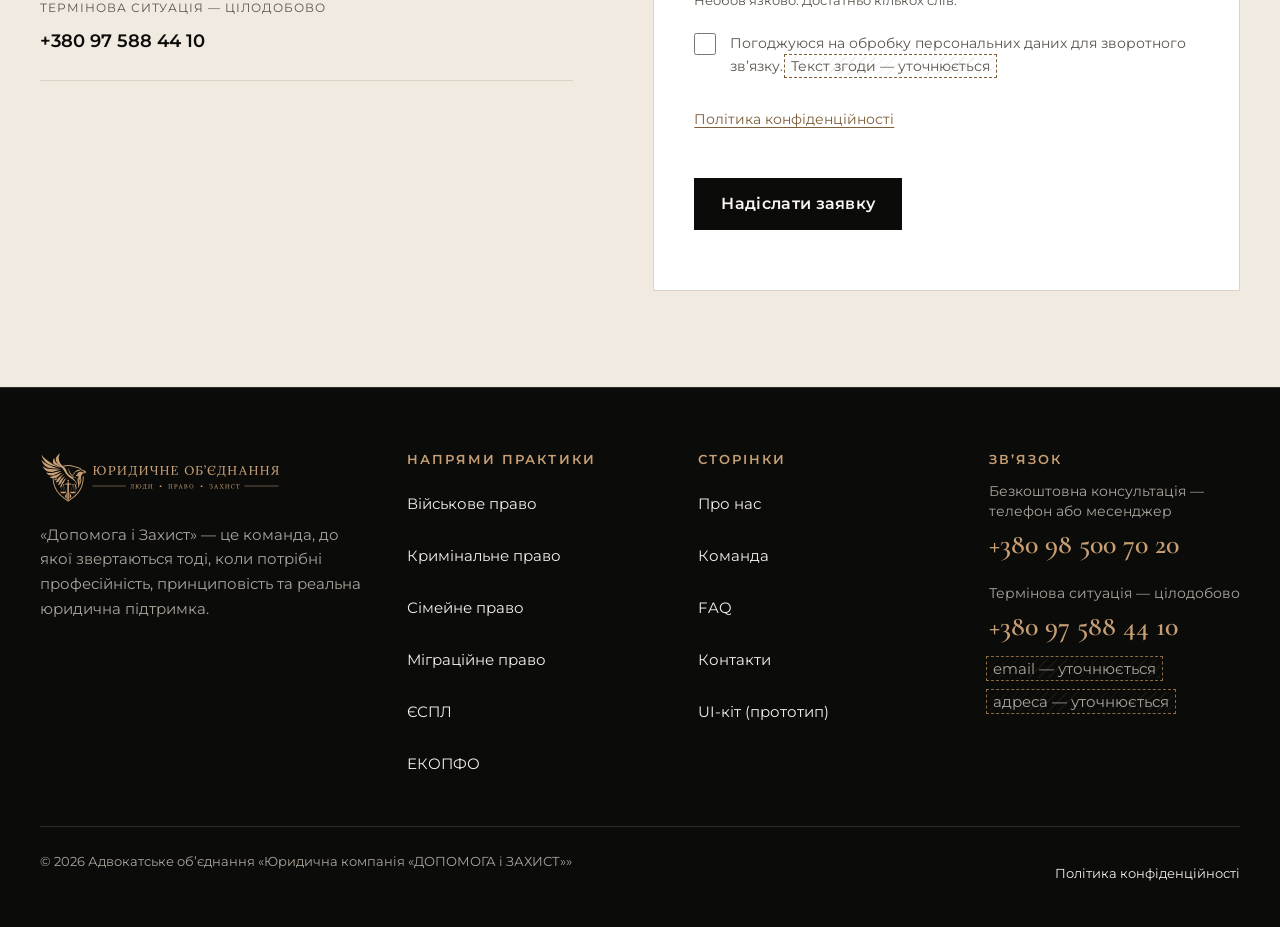
<file: prototype/practice.html>
<!doctype html>
<html lang="uk">
<head>
<meta charset="utf-8">
<meta name="viewport" content="width=device-width, initial-scale=1, viewport-fit=cover">
<meta name="robots" content="noindex,nofollow">
<title>Військовий адвокат: ТЦК, відстрочка, ВЛК | Допомога і Захист</title>
<meta name="description" content="Адвокат у справах з ТЦК та СП: відстрочка, розшук, ВЛК, СЗЧ, звільнення, виплати ОГД, статус УБД. Консультація +380 98 500 70 20, лінія 24/7." data-draft="true">
<link rel="canonical" href="https://pravohelp.com.ua/posluhy/viiskove-pravo/">
<meta property="og:type" content="website">
<meta property="og:locale" content="uk_UA">
<meta property="og:site_name" content="Допомога і Захист">
<meta property="og:title" content="Військовий адвокат: ТЦК, відстрочка, ВЛК | Допомога і Захист">
<meta property="og:description" content="Адвокат у справах з ТЦК та СП: відстрочка, розшук, ВЛК, СЗЧ, звільнення, виплати ОГД, статус УБД. Консультація +380 98 500 70 20, лінія 24/7.">
<meta property="og:url" content="https://pravohelp.com.ua/posluhy/viiskove-pravo/">
<meta property="og:image" content="https://pravohelp.com.ua/brand/favicon/favicon-512.png">
<meta name="twitter:card" content="summary">
<meta name="twitter:title" content="Військовий адвокат: ТЦК, відстрочка, ВЛК | Допомога і Захист">
<meta name="twitter:description" content="Адвокат у справах з ТЦК та СП: відстрочка, розшук, ВЛК, СЗЧ, звільнення, виплати ОГД, статус УБД. Консультація +380 98 500 70 20, лінія 24/7.">
<meta name="twitter:image" content="https://pravohelp.com.ua/brand/favicon/favicon-512.png">
<script type="application/ld+json">{
 "@context": "https://schema.org",
 "@graph": [
  {
   "@type": [
    "Organization",
    "LegalService"
   ],
   "@id": "https://pravohelp.com.ua/#org",
   "name": "Допомога і Захист",
   "legalName": "Адвокатське об’єднання «Юридична компанія «ДОПОМОГА і ЗАХИСТ»»",
   "url": "https://pravohelp.com.ua/",
   "logo": "https://pravohelp.com.ua/brand/mark-shield.svg",
   "telephone": "+380985007020",
   "areaServed": "UA",
   "knowsAbout": [
    "Військове право",
    "Захист у кримінальних справах",
    "Сімейне право",
    "Міграційне право",
    "Європейський суд з прав людини",
    "ЕКОПФО (група інвалідності)"
   ],
   "contactPoint": [
    {
     "@type": "ContactPoint",
     "contactType": "консультація",
     "telephone": "+380985007020"
    },
    {
     "@type": "ContactPoint",
     "contactType": "термінова допомога",
     "telephone": "+380975884410",
     "hoursAvailable": {
      "@type": "OpeningHoursSpecification",
      "dayOfWeek": [
       "Monday",
       "Tuesday",
       "Wednesday",
       "Thursday",
       "Friday",
       "Saturday",
       "Sunday"
      ],
      "opens": "00:00",
      "closes": "23:59"
     }
    }
   ]
  },
  {
   "@type": "Service",
   "@id": "https://pravohelp.com.ua/posluhy/viiskove-pravo/#service",
   "name": "Військове право",
   "serviceType": "Військове право",
   "url": "https://pravohelp.com.ua/posluhy/viiskove-pravo/",
   "provider": {
    "@id": "https://pravohelp.com.ua/#org"
   },
   "areaServed": "UA",
   "description": "Військовий адвокат захищає права військовослужбовців, військовозобов’язаних і членів їхніх сімей: допомагає при доставленні до ТЦК та СП, з відстрочкою, розшуком, ВЛК, СЗЧ, звільненням, виплатами і статусом УБД."
  },
  {
   "@type": "BreadcrumbList",
   "@id": "https://pravohelp.com.ua/posluhy/viiskove-pravo/#breadcrumb",
   "itemListElement": [
    {
     "@type": "ListItem",
     "position": 1,
     "name": "Головна",
     "item": "https://pravohelp.com.ua/"
    },
    {
     "@type": "ListItem",
     "position": 2,
     "name": "Напрями",
     "item": "https://pravohelp.com.ua/#practices"
    },
    {
     "@type": "ListItem",
     "position": 3,
     "name": "Військове право",
     "item": "https://pravohelp.com.ua/posluhy/viiskove-pravo/"
    }
   ]
  }
 ]
}</script>
<link rel="icon" href="../brand/favicon/favicon.svg" type="image/svg+xml">
<link rel="preload" href="fonts/cormorant-cyrillic-500-normal.woff2" as="font" type="font/woff2" crossorigin>
<link rel="preload" href="fonts/montserrat-cyrillic-400-normal.woff2" as="font" type="font/woff2" crossorigin>
<link rel="stylesheet" href="assets/style.css">
</head>
<body>
<a class="skip" href="#main">Перейти до змісту</a>
<header class="site-header">
  <div class="container">
    <a class="brand" href="index.html"><img src="../brand/logo-horizontal-dark.svg" alt="Допомога і Захист — на головну" width="250" height="53"></a>
    <nav class="nav" aria-label="Головне меню"><ul><li><a href="index.html#practices" aria-current="page">Напрями</a></li><li><a href="about.html">Про нас</a></li><li><a href="about.html#team">Команда</a></li><li><a href="faq.html">FAQ</a></li><li><a href="contacts.html">Контакти</a></li></ul></nav>
    <div class="header-cta">
      <a class="tel" href="tel:+380985007020">+380 98 500 70 20</a>
      <a class="btn btn--gold" href="#form" data-consult>Безкоштовна консультація</a>
    </div>
    <button class="burger" type="button" aria-expanded="false" aria-controls="mobile-nav"><span></span><span></span><span></span><span class="visually-hidden">Меню</span></button>
  </div>
  <nav class="mobile-nav" id="mobile-nav" aria-label="Мобільне меню"><div class="mobile-nav__top"><span class="mobile-nav__title">Меню</span><button class="mobile-nav__close" type="button" aria-label="Закрити меню"><span aria-hidden="true"></span><span aria-hidden="true"></span></button></div><ul><li><a href="index.html#practices" aria-current="page">Напрями</a></li><li><a href="about.html">Про нас</a></li><li><a href="about.html#team">Команда</a></li><li><a href="faq.html">FAQ</a></li><li><a href="contacts.html">Контакти</a></li></ul><div class="mobile-nav__cta"><a class="btn btn--gold" href="#form" data-consult>Безкоштовна консультація</a><a class="tel-big" href="tel:+380985007020">+380 98 500 70 20</a></div></nav>
</header>
<main id="main">

<section class="page-hero page-hero--photo" aria-labelledby="p-title">
  <div class="hero-photo" aria-hidden="true"><picture><source media="(min-width: 960px)" type="image/avif" srcset="img/ukraine-flag-hero-960.avif 960w, img/ukraine-flag-hero-1600.avif 1600w" sizes="62vw"><source media="(min-width: 960px)" type="image/webp" srcset="img/ukraine-flag-hero-960.webp 960w, img/ukraine-flag-hero-1600.webp 1600w" sizes="62vw"><source media="(min-width: 960px)" srcset="img/ukraine-flag-hero-960.jpg 960w, img/ukraine-flag-hero-1600.jpg 1600w" sizes="62vw"><source type="image/avif" srcset="img/ukraine-flag-hero-m-480.avif 480w, img/ukraine-flag-hero-m-960.avif 960w" sizes="100vw"><source type="image/webp" srcset="img/ukraine-flag-hero-m-480.webp 480w, img/ukraine-flag-hero-m-960.webp 960w" sizes="100vw"><img src="img/ukraine-flag-hero-m-480.jpg" srcset="img/ukraine-flag-hero-m-480.jpg 480w, img/ukraine-flag-hero-m-960.jpg 960w" sizes="100vw" width="480" height="640" alt="" decoding="async"></picture></div>
  <div class="container">
    <nav class="crumbs" aria-label="Хлібні крихти"><ol><li><a href="index.html">Головна</a></li><li><a href="index.html#practices">Напрями</a></li><li aria-current="page">Військове право</li></ol></nav>
    <p class="eyebrow">Напрям практики 01</p>
    <h1 id="p-title" data-draft="true">Військовий адвокат: ТЦК, відстрочка, ВЛК, СЗЧ</h1>
    <p class="lead" data-draft="true">Військовий адвокат захищає права військовослужбовців, військовозобов’язаних і членів їхніх сімей: допомагає при доставленні до ТЦК та СП, з відстрочкою, розшуком, ВЛК, СЗЧ, звільненням, виплатами і статусом УБД.</p>
    <p class="proto-note" data-draft="true">Сторінка-зразок: Військове право</p>
    <div class="hero-actions">
      <a class="btn btn--gold" href="#form" data-consult data-practice="Військове право">Безкоштовна консультація</a>
      <div class="hero-phone"><small>Телефон або месенджер</small><a class="tel-big" href="tel:+380985007020">+380 98 500 70 20</a></div>
    </div>
  </div>
</section>

<section class="urgent" aria-labelledby="urgent-title">
  <div class="container">
    <div>
      <p class="eyebrow">Термінова ситуація</p>
      <h2 id="urgent-title" data-draft="true">Вас доставили до ТЦК та СП або затримали?</h2>
      <p style="margin-top:14px">Вас доставили до ТЦК та СП, і потрібно, щоб адвокат приїхав зараз, а не після оформлення документів.</p>
    </div>
    <div class="actions">
      <a class="btn btn--gold" href="tel:+380975884410"><svg viewBox="0 0 24 24" fill="none" stroke="currentColor" stroke-width="1.6" width="20" height="20" aria-hidden="true"><path d="M5 3h4l2 5-2.5 1.5a11 11 0 0 0 6 6L16 13l5 2v4a2 2 0 0 1-2 2A16 16 0 0 1 3 5a2 2 0 0 1 2-2z"/></svg>Зателефонувати</a>
      <p class="urgent__cap">Цілодобово · <span class="nowrap">+380 97 588 44 10</span></p>
    </div>
  </div>
</section>

<section class="section" id="services" aria-labelledby="svc-title">
  <div class="container">
    <div class="section-head section-head--split">
      <div><p class="eyebrow">Послуги і ціни</p><h2 id="svc-title" data-draft="true">Послуги військового адвоката і ціни</h2></div>
      <div><p class="lead" data-draft="true">Відкрийте послугу, щоб побачити, кому вона підходить і що робить адвокат. Ціна «від» — за базовий обсяг; точну вартість адвокат називає після безкоштовної консультації, до початку роботи.</p>
      <p class="proto-note" data-draft="true">Ціни — «від — грн», уточнюються.</p></div>
    </div>
    <div class="svc-list">
      <details class="svc" id="svc-01" open>
        <summary><span class="svc__num" aria-hidden="true">01</span><h3 class="svc__name">Адвокат по ТЦК та СП (допомога при незаконному затриманні)</h3><span class="svc__price"><span class="ph" data-draft="true">від — грн</span></span><span class="svc__icon" aria-hidden="true"></span></summary>
        <div class="svc__body">
          <div class="svc__col svc__who"><h4>Коли звертатися</h4><ul><li>Вас доставили до ТЦК та СП, і потрібно, щоб адвокат приїхав зараз, а не після оформлення документів.</li><li>Ви маєте чинну бронь або відстрочку, але це не врахували під час перевірки документів.</li></ul></div><div class="svc__col svc__do"><h4>Що робимо</h4><ul data-draft="true"><li>Приїжджаємо до ТЦК та СП, щоб бути поруч під час оформлення документів</li><li>Перевіряємо, чи законно вас доставили і як діяли посадові особи</li><li>Фіксуємо порушення й готуємо скарги</li></ul><p class="draft-only">Текст на перевірці юриста</p></div>
          <div class="svc__order"><p class="svc__price-line">Ціна: <span class="ph" data-draft="true">від — грн</span></p><a class="btn btn--dark" href="#form" data-consult data-practice="Військове право" data-service="Адвокат по ТЦК та СП (допомога при незаконному затриманні)">Обговорити<span class="visually-hidden"> послугу «Адвокат по ТЦК та СП (допомога при незаконному затриманні)»</span></a></div>
        </div>
      </details>
      <details class="svc" id="svc-02">
        <summary><span class="svc__num" aria-hidden="true">02</span><h3 class="svc__name">Відстрочка від мобілізації</h3><span class="svc__price"><span class="ph" data-draft="true">від — грн</span></span><span class="svc__icon" aria-hidden="true"></span></summary>
        <div class="svc__body">
          <div class="svc__col svc__who"><h4>Коли звертатися</h4><ul><li>Ви маєте підставу для відстрочки — догляд за особою з інвалідністю, троє і більше дітей, самостійне виховання дитини, навчання — але не знаєте, які саме документи вимагають і куди їх подавати.</li><li>Вам відмовили у відстрочці або не продовжили її, хоча обставини не змінилися.</li></ul></div><div class="svc__col svc__do"><h4>Що робимо</h4><ul data-draft="true"><li>Визначаємо вашу підставу для відстрочки і які документи потрібні</li><li>Готуємо заяву й пояснюємо, куди та як її подати</li><li>Оскаржуємо відмову: скаргою або позовом до суду</li></ul><p class="draft-only">Текст на перевірці юриста</p></div>
          <div class="svc__order"><p class="svc__price-line">Ціна: <span class="ph" data-draft="true">від — грн</span></p><a class="btn btn--dark" href="#form" data-consult data-practice="Військове право" data-service="Відстрочка від мобілізації">Обговорити<span class="visually-hidden"> послугу «Відстрочка від мобілізації»</span></a></div>
        </div>
      </details>
      <details class="svc" id="svc-03">
        <summary><span class="svc__num" aria-hidden="true">03</span><h3 class="svc__name">Зняття з розшуку ТЦК</h3><span class="svc__price"><span class="ph" data-draft="true">від — грн</span></span><span class="svc__icon" aria-hidden="true"></span></summary>
        <div class="svc__body">
          <div class="svc__col svc__who"><h4>Коли звертатися</h4><ul><li>Ви дізналися, що перебуваєте в розшуку, хоча повістку не отримували, були на лікуванні, у відрядженні чи за кордоном.</li></ul></div><div class="svc__col svc__do"><h4>Що робимо</h4><ul data-draft="true"><li>З’ясовуємо, на якій підставі вас оголосили в розшук</li><li>Готуємо звернення до ТЦК та СП з документами, що пояснюють вашу ситуацію</li><li>Якщо з розшуку не знімають, оскаржуємо дії ТЦК та СП у суді</li></ul><p class="draft-only">Текст на перевірці юриста</p></div>
          <div class="svc__order"><p class="svc__price-line">Ціна: <span class="ph" data-draft="true">від — грн</span></p><a class="btn btn--dark" href="#form" data-consult data-practice="Військове право" data-service="Зняття з розшуку ТЦК">Обговорити<span class="visually-hidden"> послугу «Зняття з розшуку ТЦК»</span></a></div>
        </div>
      </details>
      <details class="svc" id="svc-04">
        <summary><span class="svc__num" aria-hidden="true">04</span><h3 class="svc__name">Оскарження рішень ВЛК в тому числі щодо причинного зв&#x27;язку з проходженням військової <span class="nowrap">служби/виконанням</span> службових <span class="nowrap">обов’язків/</span> захистом Батьківщини</h3><span class="svc__price"><span class="ph" data-draft="true">від — грн</span></span><span class="svc__icon" aria-hidden="true"></span></summary>
        <div class="svc__body">
          <div class="svc__col svc__who"><h4>Коли звертатися</h4><ul><li>ВЛК визнала вас придатним попри поранення чи захворювання, і постанова не відповідає вашому фактичному стану.</li><li>Інвалідність або захворювання не пов&#x27;язали із захистом Батьківщини, і через це втрачається частина виплат і пільг.</li></ul></div><div class="svc__col svc__do"><h4>Що робимо</h4><ul data-draft="true"><li>Аналізуємо постанову ВЛК і ваші медичні документи</li><li>Перевіряємо, як ВЛК визначила причинний зв’язок</li><li>Готуємо скаргу до ВЛК вищого рівня або позов до суду</li></ul><p class="draft-only">Текст на перевірці юриста</p></div>
          <div class="svc__order"><p class="svc__price-line">Ціна: <span class="ph" data-draft="true">від — грн</span></p><a class="btn btn--dark" href="#form" data-consult data-practice="Військове право" data-service="Оскарження рішень ВЛК в тому числі щодо причинного зв&#x27;язку з проходженням військової служби/виконанням службових обов’язків/ захистом Батьківщини">Обговорити<span class="visually-hidden"> послугу «Оскарження рішень ВЛК в тому числі щодо причинного зв&#x27;язку з проходженням військової служби/виконанням службових обов’язків/ захистом Батьківщини»</span></a></div>
        </div>
      </details>
      <details class="svc" id="svc-05">
        <summary><span class="svc__num" aria-hidden="true">05</span><h3 class="svc__name">Допомога при звільненні зі служби</h3><span class="svc__price"><span class="ph" data-draft="true">від — грн</span></span><span class="svc__icon" aria-hidden="true"></span></summary>
        <div class="svc__body">
          <div class="svc__col svc__who"><h4>Коли звертатися</h4><ul><li>Ви подали рапорт на звільнення чи переведення, а він місяцями не рухається або повертається без пояснення підстав.</li><li>Ви маєте підставу для звільнення за станом здоров&#x27;я або за сімейними обставинами і хочете пройти процедуру без затягування.</li><li>Строк контракту закінчився, але вас не виключають зі списків частини й не проводять розрахунок.</li></ul></div><div class="svc__col svc__do"><h4>Що робимо</h4><ul data-draft="true"><li>Перевіряємо, яка підстава для звільнення у вас є</li><li>Готуємо рапорт і документи до нього</li><li>Супроводжуємо процедуру звільнення: виключення зі списків частини й розрахунок</li></ul><p class="draft-only">Текст на перевірці юриста</p></div>
          <div class="svc__order"><p class="svc__price-line">Ціна: <span class="ph" data-draft="true">від — грн</span></p><a class="btn btn--dark" href="#form" data-consult data-practice="Військове право" data-service="Допомога при звільненні зі служби">Обговорити<span class="visually-hidden"> послугу «Допомога при звільненні зі служби»</span></a></div>
        </div>
      </details>
      <details class="svc" id="svc-06">
        <summary><span class="svc__num" aria-hidden="true">06</span><h3 class="svc__name">Допомога при переведенні в іншу частину</h3><span class="svc__price"><span class="ph" data-draft="true">від — грн</span></span><span class="svc__icon" aria-hidden="true"></span></summary>
        <div class="svc__body">
          <div class="svc__col svc__who"><h4>Коли звертатися</h4><ul><li>Ви подали рапорт на звільнення чи переведення, а він місяцями не рухається або повертається без пояснення підстав.</li></ul></div><div class="svc__col svc__do"><h4>Що робимо</h4><ul data-draft="true"><li>Готуємо рапорт і обґрунтування переведення</li><li>Надсилаємо адвокатські запити, якщо рапорт не розглядають</li></ul><p class="draft-only">Текст на перевірці юриста</p></div>
          <div class="svc__order"><p class="svc__price-line">Ціна: <span class="ph" data-draft="true">від — грн</span></p><a class="btn btn--dark" href="#form" data-consult data-practice="Військове право" data-service="Допомога при переведенні в іншу частину">Обговорити<span class="visually-hidden"> послугу «Допомога при переведенні в іншу частину»</span></a></div>
        </div>
      </details>
      <details class="svc" id="svc-07">
        <summary><span class="svc__num" aria-hidden="true">07</span><h3 class="svc__name">Оскарження дисциплінарних стягнень військовослужбовців</h3><span class="svc__price"><span class="ph" data-draft="true">від — грн</span></span><span class="svc__icon" aria-hidden="true"></span></summary>
        <div class="svc__body">
          <div class="svc__col svc__who"><h4>Коли звертатися</h4><ul><li>До вас застосували дисциплінарне стягнення без службового розслідування, без пояснень або за обставини, що від вас не залежали.</li><li>Через стягнення вас позбавили премій і надбавок або воно перешкоджає переведенню чи звільненню.</li></ul></div><div class="svc__col svc__do"><h4>Що робимо</h4><ul data-draft="true"><li>Перевіряємо, чи дотрималися порядку накладення стягнення</li><li>Готуємо скаргу командуванню або позов до суду</li></ul><p class="draft-only">Текст на перевірці юриста</p></div>
          <div class="svc__order"><p class="svc__price-line">Ціна: <span class="ph" data-draft="true">від — грн</span></p><a class="btn btn--dark" href="#form" data-consult data-practice="Військове право" data-service="Оскарження дисциплінарних стягнень військовослужбовців">Обговорити<span class="visually-hidden"> послугу «Оскарження дисциплінарних стягнень військовослужбовців»</span></a></div>
        </div>
      </details>
      <details class="svc" id="svc-08">
        <summary><span class="svc__num" aria-hidden="true">08</span><h3 class="svc__name">Захист у справах про СЗЧ та дезертирство</h3><span class="svc__price"><span class="ph" data-draft="true">від — грн</span></span><span class="svc__icon" aria-hidden="true"></span></summary>
        <div class="svc__body">
          <div class="svc__col svc__who"><h4>Коли звертатися</h4><ul><li>Ви залишили частину і хочете повернутися до служби, але не розумієте наслідків і того, чи діють умови звільнення від відповідальності саме зараз.</li><li>Стосовно вас відкрито провадження за ст. 407 або ст. 408 КК України.</li><li>Ваші дії кваліфікували як дезертирство, хоча фактичні обставини свідчать про самовільне залишення частини.</li><li>Вас не забезпечили лікуванням або утримували в частині всупереч висновку ВЛК, і саме це стало причиною того, що сталося.</li></ul></div><div class="svc__col svc__do"><h4>Що робимо</h4><ul data-draft="true"><li>Пояснюємо наслідки й порядок повернення до служби</li><li>Збираємо документи про причини, через які ви залишили частину</li><li>Захищаємо під час досудового розслідування і в суді</li></ul><p class="draft-only">Текст на перевірці юриста</p></div>
          <div class="svc__order"><p class="svc__price-line">Ціна: <span class="ph" data-draft="true">від — грн</span></p><a class="btn btn--dark" href="#form" data-consult data-practice="Військове право" data-service="Захист у справах про СЗЧ та дезертирство">Обговорити<span class="visually-hidden"> послугу «Захист у справах про СЗЧ та дезертирство»</span></a></div>
        </div>
      </details>
      <details class="svc" id="svc-09">
        <summary><span class="svc__num" aria-hidden="true">09</span><h3 class="svc__name">Допомога в отриманні виплат ОГД, грошового забезпечення за час лікування</h3><span class="svc__price"><span class="ph" data-draft="true">від — грн</span></span><span class="svc__icon" aria-hidden="true"></span></summary>
        <div class="svc__body">
          <div class="svc__col svc__who"><h4>Коли звертатися</h4><ul><li>Вам відмовили у виплаті ОГД через розбіжності в документах або через формулювання обставин отримання поранення.</li><li>Під час лікування чи відпустки після тяжкого поранення виплати припинили, занизили або нараховують не за останньою посадою.</li><li>Ви звільнилися зі служби і не реалізували право на виплату, а строк спливає.</li></ul></div><div class="svc__col svc__do"><h4>Що робимо</h4><ul data-draft="true"><li>Шукаємо розбіжності в документах про обставини поранення</li><li>Готуємо заяви й адвокатські запити</li><li>Оскаржуємо відмову, заниження чи припинення виплат</li></ul><p class="draft-only">Текст на перевірці юриста</p></div>
          <div class="svc__order"><p class="svc__price-line">Ціна: <span class="ph" data-draft="true">від — грн</span></p><a class="btn btn--dark" href="#form" data-consult data-practice="Військове право" data-service="Допомога в отриманні виплат ОГД, грошового забезпечення за час лікування">Обговорити<span class="visually-hidden"> послугу «Допомога в отриманні виплат ОГД, грошового забезпечення за час лікування»</span></a></div>
        </div>
      </details>
      <details class="svc" id="svc-10">
        <summary><span class="svc__num" aria-hidden="true">10</span><h3 class="svc__name">Допомога в отриманні виплат родинам загиблих і зниклих безвісти</h3><span class="svc__price"><span class="ph" data-draft="true">від — грн</span></span><span class="svc__icon" aria-hidden="true"></span></summary>
        <div class="svc__body">
          <div class="svc__col svc__who"><h4>Коли звертатися</h4><ul><li>Потрібно встановити статус загиблого або зниклого безвісти, внести відомості до реєстру та оформити виплати.</li><li>Виплату не призначають через відсутність документів про обставини загибелі.</li><li>Між членами сім&#x27;ї виник спір про розподіл виплати.</li></ul></div><div class="svc__col svc__do"><h4>Що робимо</h4><ul data-draft="true"><li>Допомагаємо зібрати документи для призначення виплати</li><li>Представляємо вас у спорі між членами сім’ї про розподіл виплати</li><li>Готуємо заяву до суду про встановлення факту, що має юридичне значення</li></ul><p class="draft-only">Текст на перевірці юриста</p></div>
          <div class="svc__order"><p class="svc__price-line">Ціна: <span class="ph" data-draft="true">від — грн</span></p><a class="btn btn--dark" href="#form" data-consult data-practice="Військове право" data-service="Допомога в отриманні виплат родинам загиблих і зниклих безвісти">Обговорити<span class="visually-hidden"> послугу «Допомога в отриманні виплат родинам загиблих і зниклих безвісти»</span></a></div>
        </div>
      </details>
      <details class="svc" id="svc-11">
        <summary><span class="svc__num" aria-hidden="true">11</span><h3 class="svc__name">Оформлення статусу УБД</h3><span class="svc__price"><span class="ph" data-draft="true">від — грн</span></span><span class="svc__icon" aria-hidden="true"></span></summary>
        <div class="svc__body">
          <div class="svc__col svc__who"><h4>Коли звертатися</h4><ul><li>Вам відмовили у наданні статусу УБД або ваш підрозділ розформовано, і документи про участь у бойових діях відсутні.</li><li>У документах є розбіжності: немає бойових розпоряджень, витягів, наказів, і їх потрібно відновити через запити та архіви.</li><li>Статус надано, але пільги й виплати не оформлюють або оформлюють у неповному обсязі.</li></ul></div><div class="svc__col svc__do"><h4>Що робимо</h4><ul data-draft="true"><li>Запитуємо відсутні документи в частинах і архівах</li><li>Готуємо заяву на статус УБД, а в разі відмови — скаргу або позов</li><li>Допомагаємо оформити пільги й виплати, на які маєте право</li></ul><p class="draft-only">Текст на перевірці юриста</p></div>
          <div class="svc__order"><p class="svc__price-line">Ціна: <span class="ph" data-draft="true">від — грн</span></p><a class="btn btn--dark" href="#form" data-consult data-practice="Військове право" data-service="Оформлення статусу УБД">Обговорити<span class="visually-hidden"> послугу «Оформлення статусу УБД»</span></a></div>
        </div>
      </details>
    </div>
  </div>
</section>

<section class="section section--sand" aria-labelledby="who-title">
  <div class="container two-col">
    <div><p class="eyebrow">Ваша ситуація</p><h2 id="who-title">Кому може бути потрібна ця послуга</h2></div>
    <div class="who">
      <details open><summary>Мобілізація, ТЦК та СП</summary><ul><li>Ви маєте підставу для відстрочки — догляд за особою з інвалідністю, троє і більше дітей, самостійне виховання дитини, навчання — але не знаєте, які саме документи вимагають і куди їх подавати.</li><li>Вам відмовили у відстрочці або не продовжили її, хоча обставини не змінилися.</li><li>Ви дізналися, що перебуваєте в розшуку, хоча повістку не отримували, були на лікуванні, у відрядженні чи за кордоном.</li><li>Вас доставили до ТЦК та СП, і потрібно, щоб адвокат приїхав зараз, а не після оформлення документів.</li><li>Ви маєте чинну бронь або відстрочку, але це не врахували під час перевірки документів.</li></ul></details>
      <details><summary>Служба та відносини з командуванням</summary><ul><li>Ви подали рапорт на звільнення чи переведення, а він місяцями не рухається або повертається без пояснення підстав.</li><li>Ви маєте підставу для звільнення за станом здоров&#x27;я або за сімейними обставинами і хочете пройти процедуру без затягування.</li><li>Строк контракту закінчився, але вас не виключають зі списків частини й не проводять розрахунок.</li><li>До вас застосували дисциплінарне стягнення без службового розслідування, без пояснень або за обставини, що від вас не залежали.</li><li>Через стягнення вас позбавили премій і надбавок або воно перешкоджає переведенню чи звільненню.</li></ul></details>
      <details><summary>СЗЧ і дезертирство</summary><ul><li>Ви залишили частину і хочете повернутися до служби, але не розумієте наслідків і того, чи діють умови звільнення від відповідальності саме зараз.</li><li>Стосовно вас відкрито провадження за ст. 407 або ст. 408 КК України.</li><li>Ваші дії кваліфікували як дезертирство, хоча фактичні обставини свідчать про самовільне залишення частини.</li><li>Вас не забезпечили лікуванням або утримували в частині всупереч висновку ВЛК, і саме це стало причиною того, що сталося.</li><li>Ви родич військовослужбовця, зв&#x27;язок із яким втрачено, і не знаєте, чи він у розшуку, в полоні чи в лікарні.</li></ul></details>
      <details><summary>Поранення, здоров&#x27;я, виплати</summary><ul><li>ВЛК визнала вас придатним попри поранення чи захворювання, і постанова не відповідає вашому фактичному стану.</li><li>Інвалідність або захворювання не пов&#x27;язали із захистом Батьківщини, і через це втрачається частина виплат і пільг.</li><li>Вам відмовили у виплаті ОГД через розбіжності в документах або через формулювання обставин отримання поранення.</li><li>Під час лікування чи відпустки після тяжкого поранення виплати припинили, занизили або нараховують не за останньою посадою.</li><li>Ви звільнилися зі служби і не реалізували право на виплату, а строк спливає.</li></ul></details>
      <details><summary>Родини загиблих, зниклих безвісти, звільнених із полону</summary><ul><li>Потрібно встановити статус загиблого або зниклого безвісти, внести відомості до реєстру та оформити виплати.</li><li>Виплату не призначають через відсутність документів про обставини загибелі.</li><li>Між членами сім&#x27;ї виник спір про розподіл виплати.</li><li>Ви потребуєте встановлення факту, що має юридичне значення, у судовому порядку.</li><li>Ваш родич повернувся з полону, і потрібно впорядкувати документи: виключення з розшуку, поновлення в списках частини, ВЛК, перерахунок забезпечення за період полону, статус і виплати.</li></ul></details>
      <details><summary>Ветерани, статус, соціальні гарантії</summary><ul><li>Вам відмовили у наданні статусу УБД або ваш підрозділ розформовано, і документи про участь у бойових діях відсутні.</li><li>У документах є розбіжності: немає бойових розпоряджень, витягів, наказів, і їх потрібно відновити через запити та архіви.</li><li>Статус надано, але пільги й виплати не оформлюють або оформлюють у неповному обсязі.</li></ul></details>
    </div>
  </div>
</section>

<section class="section light" aria-labelledby="steps2-title">
  <div class="container">
    <div class="section-head"><p class="eyebrow">Як це працює</p><h2 id="steps2-title" data-draft="true">Консультація за три кроки</h2></div>
    <ol class="steps" data-draft="true">
      <li class="step"><span class="step__num" aria-hidden="true">01</span><h3>Залиште заявку</h3><p>Зателефонуйте або заповніть коротку форму нижче.</p></li>
      <li class="step"><span class="step__num" aria-hidden="true">02</span><h3>Поговоріть з адвокатом</h3><p>Адвокат уточнить обставини і скаже, які документи знадобляться.</p></li>
      <li class="step"><span class="step__num" aria-hidden="true">03</span><h3>Отримайте план дій</h3><p>Наступні кроки, строки та вартість — до початку роботи.</p></li>
    </ol>
  </div>
</section>

<section class="section section--sand" aria-labelledby="form-section-title">
  <div class="container form-wrap">
    <div class="form-aside">
      <p class="eyebrow">Заявка</p>
      <h2 id="form-section-title" data-draft="true">Консультація військового адвоката</h2>
      <p class="lead" data-draft="true">Залиште ім’я і телефон — адвокат передзвонить і розбереться у вашій ситуації.</p>
      <ul class="contact-list"><li><small>Безкоштовна консультація — телефон або месенджер</small><a href="tel:+380985007020">+380 98 500 70 20</a></li><li><small>Термінова ситуація — цілодобово</small><a href="tel:+380975884410">+380 97 588 44 10</a></li></ul>
    </div>
    <form class="form" id="form" action="#" method="post" data-proto aria-labelledby="form-title" novalidate>
      <h3 id="form-title" style="margin:0">Безкоштовна консультація</h3>
      <div class="row-2">
        <div class="field"><label for="f-name">Ім’я <span class="req" aria-hidden="true">*</span></label><input class="input" id="f-name" name="name" autocomplete="name" enterkeyhint="next" required></div>
        <div class="field"><label for="f-phone">Телефон <span class="req" aria-hidden="true">*</span></label><input class="input" id="f-phone" name="phone" type="tel" autocomplete="tel" inputmode="tel" enterkeyhint="next" placeholder="+380" required></div>
      </div><input type="hidden" name="practice" value="Військове право">
      <div class="field"><label for="f-msg">Коротко про ситуацію</label><textarea class="textarea" id="f-msg" name="message" rows="4"></textarea><span class="hint" data-draft="true">Необов’язково. Достатньо кількох слів.</span></div>
      <label class="check"><input type="checkbox" name="consent" required><span data-draft="true">Погоджуюся на обробку персональних даних для зворотного зв’язку. <span class="ph">Текст згоди — уточнюється</span></span></label>
      <p class="hint form-policy"><a href="#" data-draft="true">Політика конфіденційності</a></p>
      <button class="btn btn--dark" type="submit">Надіслати заявку</button>
      <p role="status" class="hint" aria-live="polite" style="margin:0;font-size:14px"></p>
    </form>
  </div>
</section>
</main>
<footer class="site-footer">
  <div class="container">
    <div>
      <a class="brand" href="index.html"><img src="../brand/logo-horizontal-dark.svg" alt="Допомога і Захист" width="240" height="51"></a>
      <p style="margin-top:20px;max-width:34ch">«Допомога і Захист» — це команда, до якої звертаються тоді, коли потрібні професійність, принциповість та реальна юридична підтримка.</p>
    </div>
    <div>
      <h2>Напрями практики</h2>
      <ul><li><a href="practice.html">Військове право</a></li><li><a href="practice.html">Кримінальне право</a></li><li><a href="practice.html">Сімейне право</a></li><li><a href="practice.html">Міграційне право</a></li><li><a href="practice.html">ЄСПЛ</a></li><li><a href="practice.html">ЕКОПФО</a></li></ul>
    </div>
    <div>
      <h2>Сторінки</h2>
      <ul><li><a href="about.html">Про нас</a></li><li><a href="about.html#team">Команда</a></li><li><a href="faq.html">FAQ</a></li><li><a href="contacts.html">Контакти</a></li><li><a href="ui-kit.html">UI-кіт (прототип)</a></li></ul>
    </div>
    <div>
      <h2>Зв’язок</h2>
      <ul>
        <li class="foot-tel"><small>Безкоштовна консультація — телефон або месенджер</small><a class="tel" href="tel:+380985007020">+380 98 500 70 20</a></li>
        <li class="foot-tel"><small>Термінова ситуація — цілодобово</small><a class="tel" href="tel:+380975884410">+380 97 588 44 10</a></li>
        <li><span class="ph" data-draft="true">email — уточнюється</span></li>
        <li><span class="ph" data-draft="true">адреса — уточнюється</span></li>
      </ul>
    </div>
    <div class="footer-bottom">
      <span>© 2026 Адвокатське об’єднання «Юридична компанія «ДОПОМОГА і ЗАХИСТ»»</span>
      <a href="#" data-draft="true">Політика конфіденційності</a>
    </div>
  </div>
</footer>
<nav class="mobile-bar" aria-label="Швидкий зв’язок">
  <a href="tel:+380985007020"><svg viewBox="0 0 24 24" fill="none" stroke="currentColor" stroke-width="1.6" aria-hidden="true"><path d="M5 3h4l2 5-2.5 1.5a11 11 0 0 0 6 6L16 13l5 2v4a2 2 0 0 1-2 2A16 16 0 0 1 3 5a2 2 0 0 1 2-2z"/></svg>Зателефонувати</a>
  <a href="#form"><svg viewBox="0 0 24 24" fill="none" stroke="currentColor" stroke-width="1.6" aria-hidden="true"><path d="M4 5h16v11H9l-5 4z"/></svg>Написати</a>
</nav>
<dialog class="consult" id="consult" aria-modal="true" aria-labelledby="consult-title" aria-describedby="consult-desc">
  <form class="consult__form" id="consult-form" action="#" method="post" data-proto novalidate>
    <button class="consult__close" type="button" aria-label="Закрити вікно"><span aria-hidden="true"></span><span aria-hidden="true"></span></button>
    <div class="consult__scroll">
      <div class="consult__aside">
        <p class="eyebrow">Заявка</p>
        <h2 id="consult-title" tabindex="-1">Безкоштовна консультація</h2>
        <p class="consult__lead" id="consult-desc" data-draft="true">Залиште ім’я і телефон — адвокат передзвонить і розпитає, що сталося.</p>
        <ul class="consult__phones">
          <li><small>Безкоштовна консультація — телефон або месенджер</small><a href="tel:+380985007020">+380 98 500 70 20</a></li>
          <li><small>Термінова ситуація — цілодобово</small><a href="tel:+380975884410">+380 97 588 44 10</a></li>
        </ul>
      </div>
      <div class="consult__body">
        <div class="consult__service" hidden><span class="consult__service-label">Послуга</span><strong class="consult__service-name"></strong><button class="consult__service-clear" type="button">Змінити<span class="visually-hidden"> послугу</span></button><input type="hidden" name="service" value=""></div>
        <div class="row-2">
          <div class="field"><label for="m-name">Ім’я <span class="req" aria-hidden="true">*</span></label><input class="input" id="m-name" name="name" autocomplete="name" enterkeyhint="next" required></div>
          <div class="field"><label for="m-phone">Телефон <span class="req" aria-hidden="true">*</span></label><input class="input" id="m-phone" name="phone" type="tel" autocomplete="tel" inputmode="tel" enterkeyhint="next" placeholder="+380" required></div>
        </div>
        <div class="field"><label for="m-practice">Напрям</label>
          <select class="select" id="m-practice" name="practice"><option value="">Не знаю / інше</option><option value="Військове право">Військове право</option><option value="Кримінальне право">Кримінальне право</option><option value="Сімейне право">Сімейне право</option><option value="Міграційне право">Міграційне право</option><option value="ЄСПЛ">ЄСПЛ</option><option value="ЕКОПФО">ЕКОПФО</option></select></div>
        <div class="field"><label for="m-msg">Коротко про ситуацію</label><textarea class="textarea" id="m-msg" name="message" rows="3" enterkeyhint="done"></textarea></div>
        <label class="check"><input type="checkbox" name="consent" required><span data-draft="true">Погоджуюся на обробку персональних даних для зворотного зв’язку. <span class="ph">Текст згоди — уточнюється</span></span></label>
        <p class="hint form-policy"><a href="#" data-draft="true">Політика конфіденційності</a></p>
      </div>
    </div>
    <div class="consult__foot">
      <p role="status" class="hint consult__status" aria-live="polite"></p>
      <button class="btn btn--dark btn--block" type="submit">Надіслати заявку</button>
    </div>
  </form>
</dialog>
<script src="assets/site.js" defer></script>
</body>
</html>
</file>
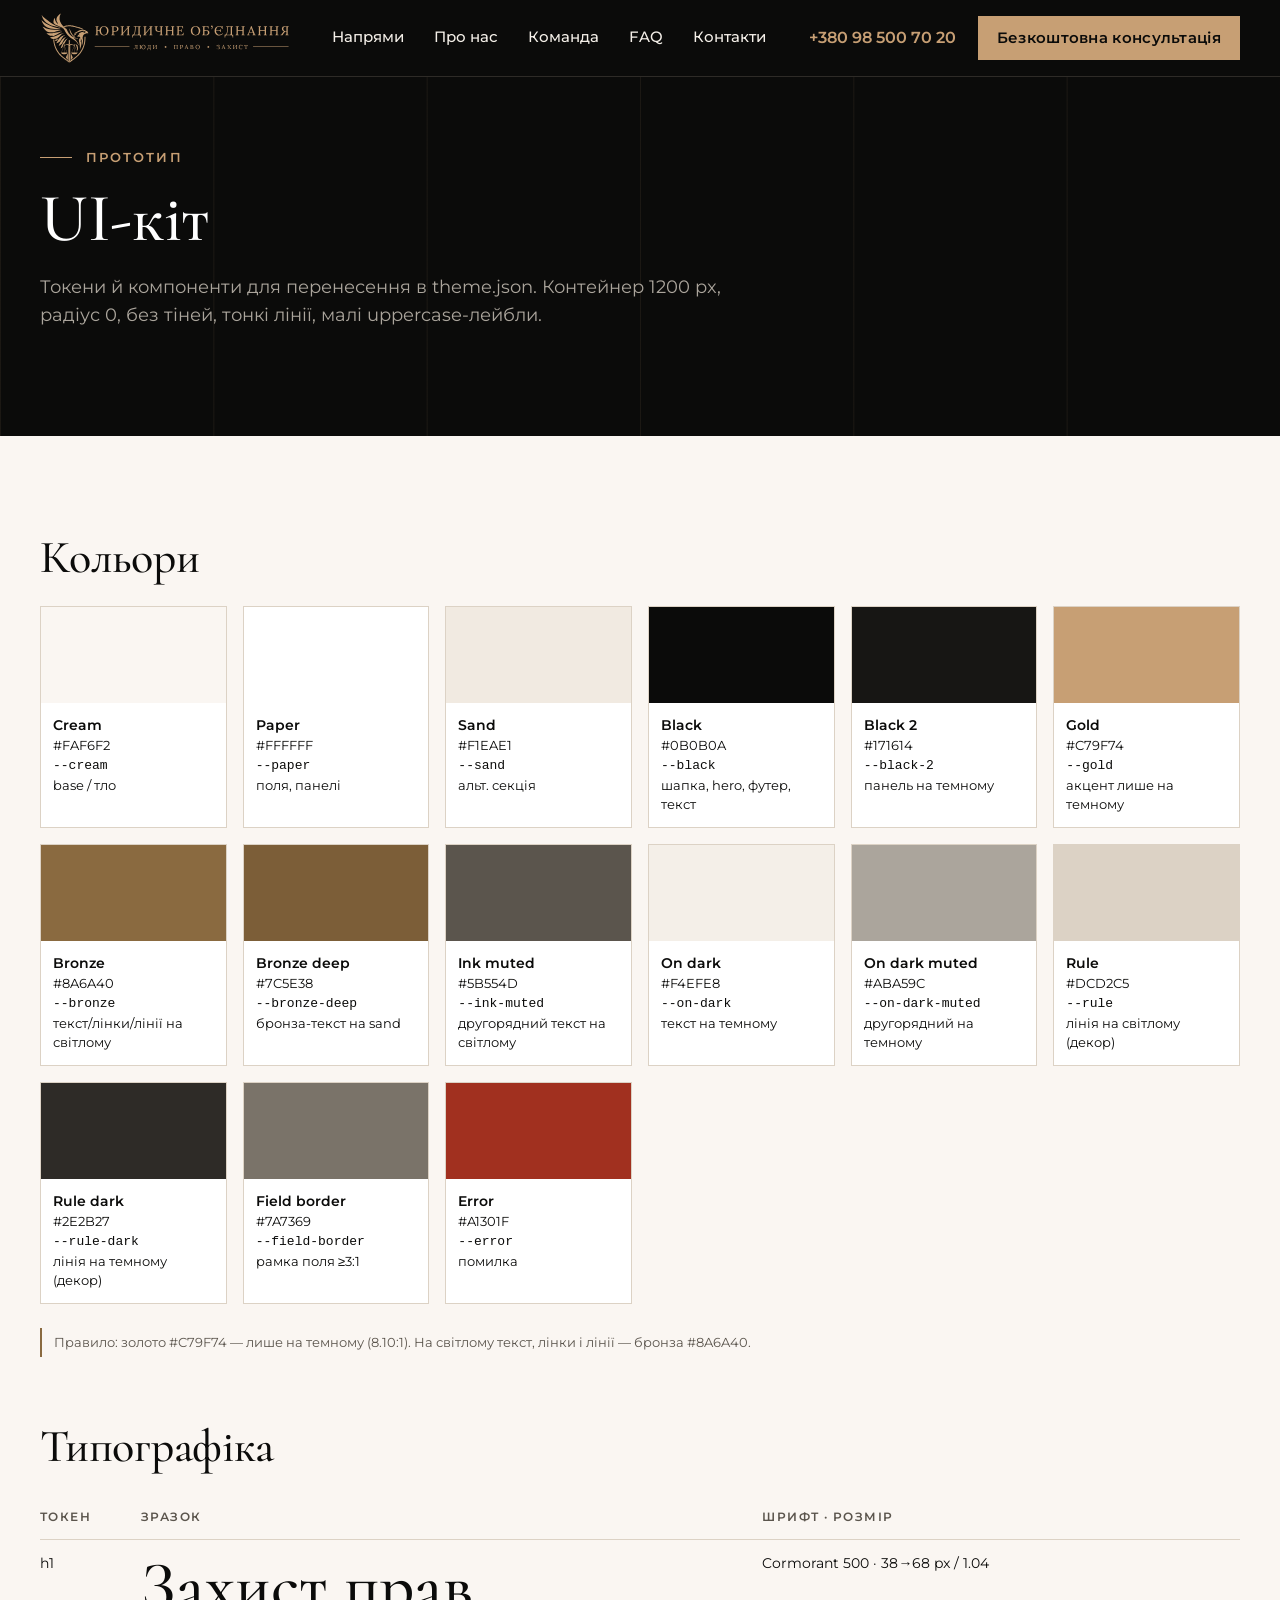
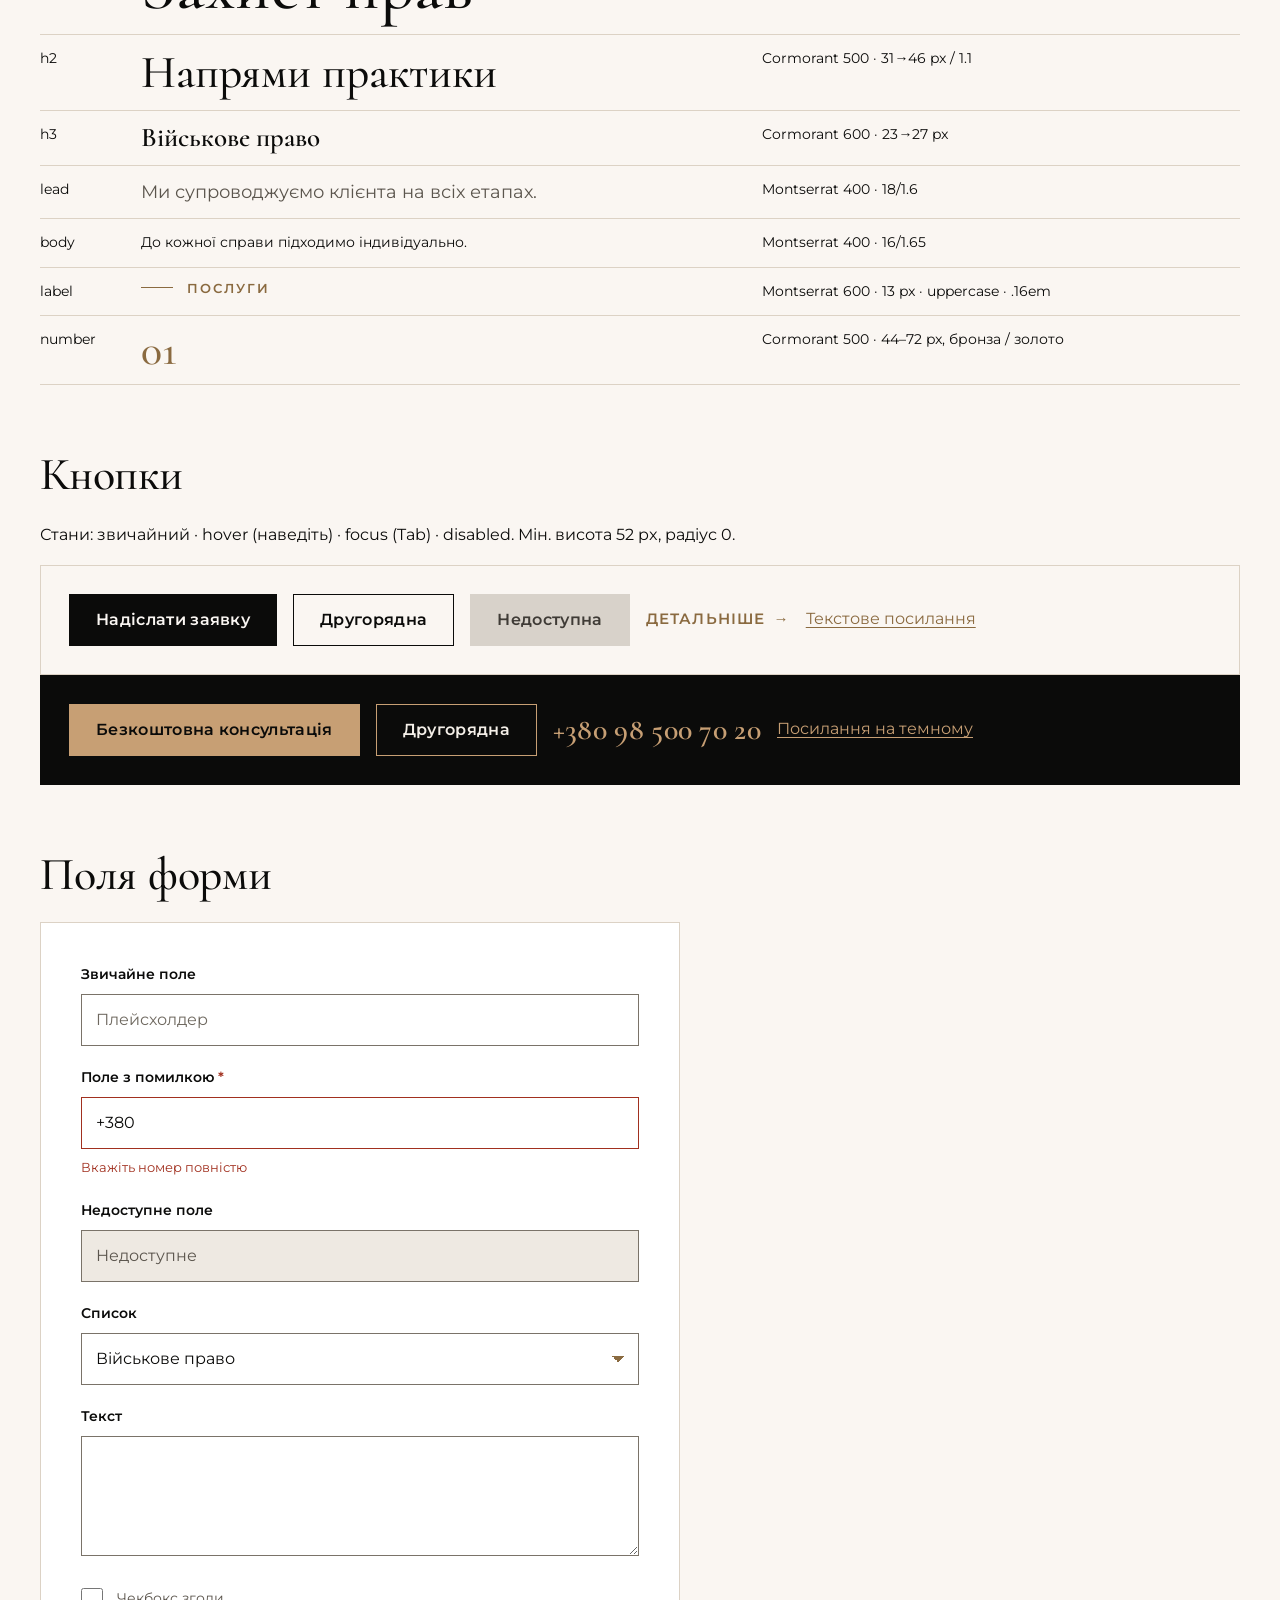
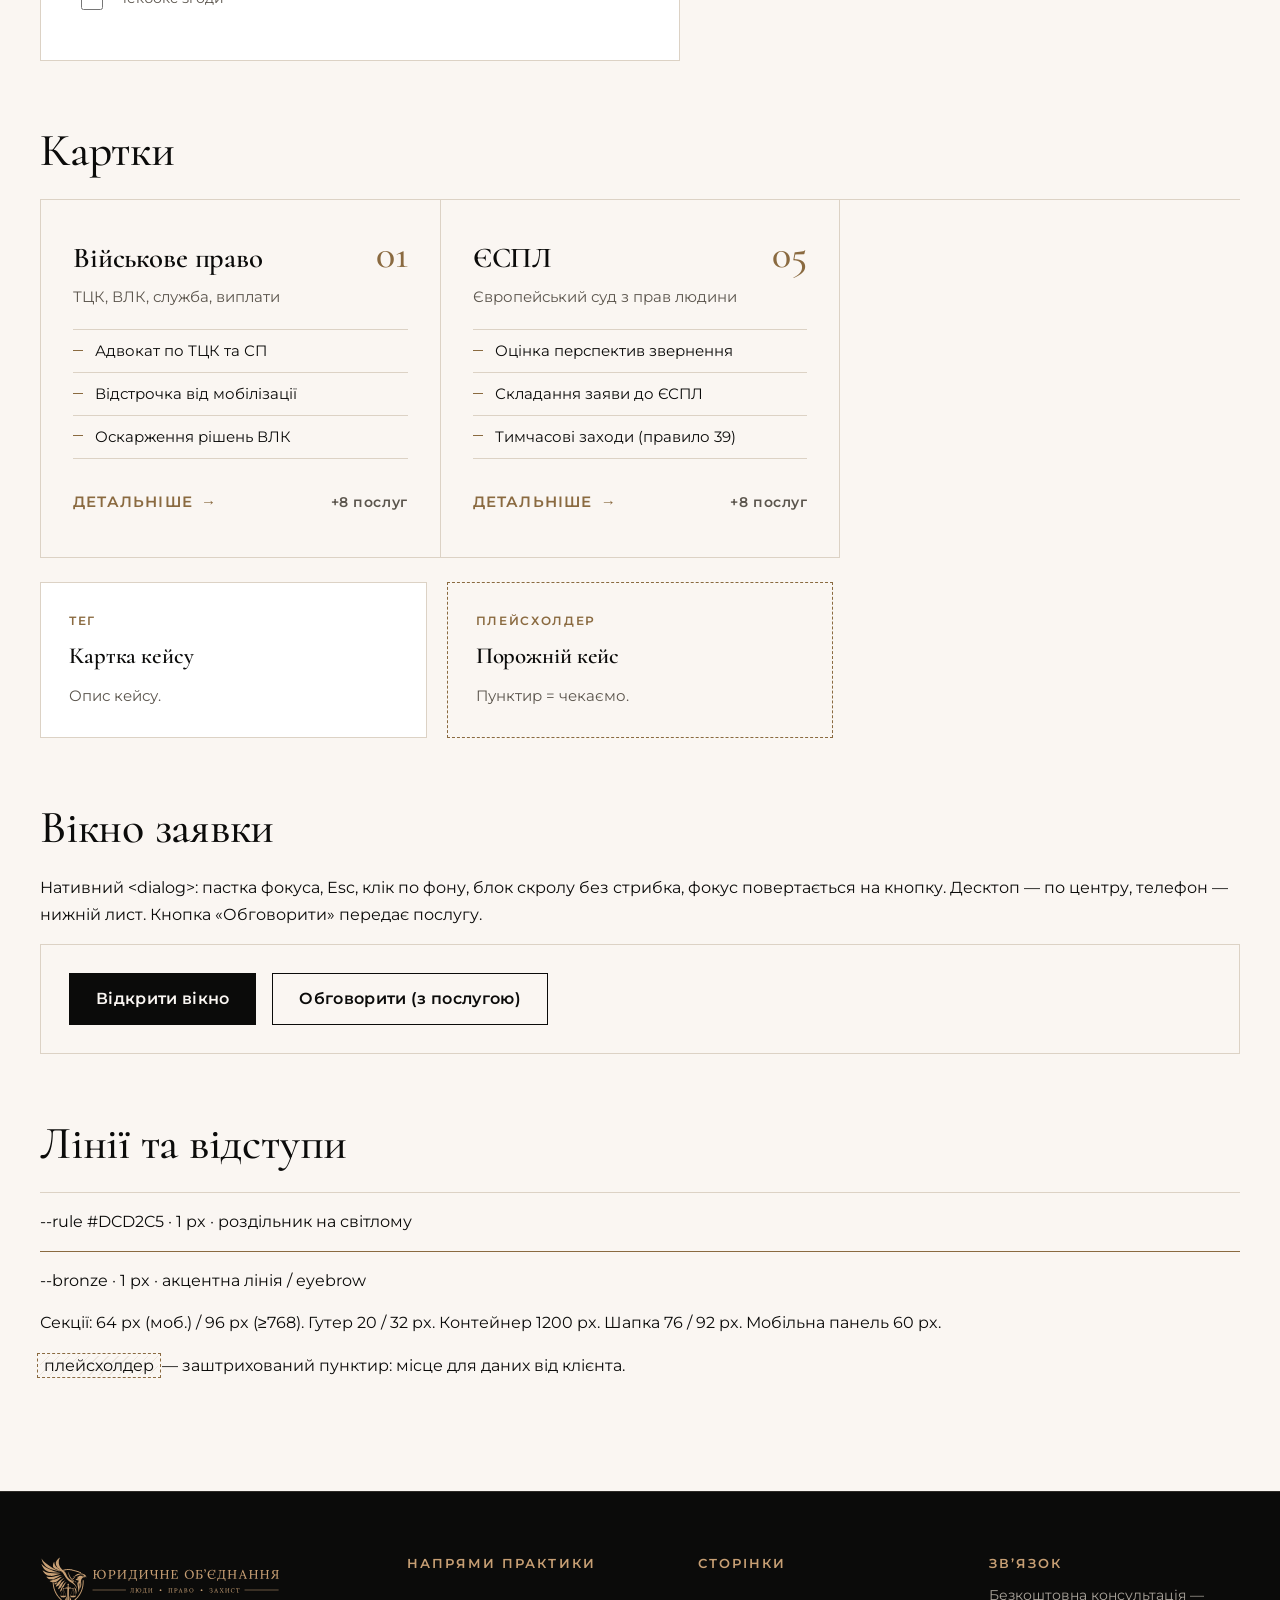
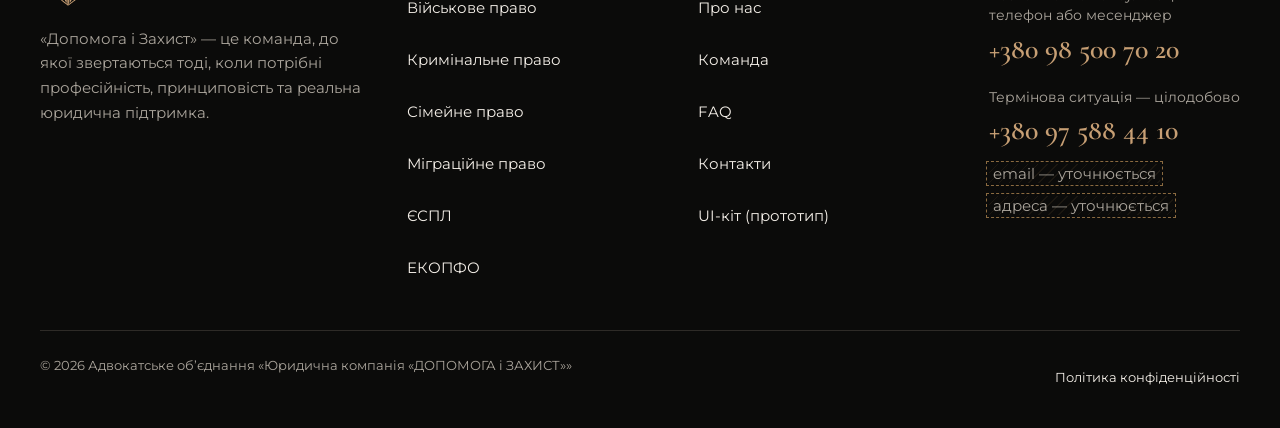
<file: prototype/ui-kit.html>
<!doctype html>
<html lang="uk">
<head>
<meta charset="utf-8">
<meta name="viewport" content="width=device-width, initial-scale=1, viewport-fit=cover">
<meta name="robots" content="noindex,nofollow">
<title>UI-кіт прототипу | Допомога і Захист</title>
<meta name="description" content="Токени кольорів, шрифтів і компоненти прототипу «Допомога і Захист» для перенесення в theme.json." data-draft="true">
<link rel="icon" href="../brand/favicon/favicon.svg" type="image/svg+xml">
<link rel="preload" href="fonts/cormorant-cyrillic-500-normal.woff2" as="font" type="font/woff2" crossorigin>
<link rel="preload" href="fonts/montserrat-cyrillic-400-normal.woff2" as="font" type="font/woff2" crossorigin>
<link rel="stylesheet" href="assets/style.css">
</head>
<body>
<a class="skip" href="#main">Перейти до змісту</a>
<header class="site-header">
  <div class="container">
    <a class="brand" href="index.html"><img src="../brand/logo-horizontal-dark.svg" alt="Допомога і Захист — на головну" width="250" height="53"></a>
    <nav class="nav" aria-label="Головне меню"><ul><li><a href="index.html#practices">Напрями</a></li><li><a href="about.html">Про нас</a></li><li><a href="about.html#team">Команда</a></li><li><a href="faq.html">FAQ</a></li><li><a href="contacts.html">Контакти</a></li></ul></nav>
    <div class="header-cta">
      <a class="tel" href="tel:+380985007020">+380 98 500 70 20</a>
      <a class="btn btn--gold" href="contacts.html#form" data-consult>Безкоштовна консультація</a>
    </div>
    <button class="burger" type="button" aria-expanded="false" aria-controls="mobile-nav"><span></span><span></span><span></span><span class="visually-hidden">Меню</span></button>
  </div>
  <nav class="mobile-nav" id="mobile-nav" aria-label="Мобільне меню"><div class="mobile-nav__top"><span class="mobile-nav__title">Меню</span><button class="mobile-nav__close" type="button" aria-label="Закрити меню"><span aria-hidden="true"></span><span aria-hidden="true"></span></button></div><ul><li><a href="index.html#practices">Напрями</a></li><li><a href="about.html">Про нас</a></li><li><a href="about.html#team">Команда</a></li><li><a href="faq.html">FAQ</a></li><li><a href="contacts.html">Контакти</a></li></ul><div class="mobile-nav__cta"><a class="btn btn--gold" href="contacts.html#form" data-consult>Безкоштовна консультація</a><a class="tel-big" href="tel:+380985007020">+380 98 500 70 20</a></div></nav>
</header>
<main id="main">

<section class="page-hero" aria-labelledby="k-title">
  <div class="container">
    <p class="eyebrow">Прототип</p>
    <h1 id="k-title">UI-кіт</h1>
    <p class="lead">Токени й компоненти для перенесення в theme.json. Контейнер 1200 px, радіус 0, без тіней, тонкі лінії, малі uppercase-лейбли.</p>
  </div>
</section>
<section class="section">
  <div class="container" data-draft="true">
    <h2>Кольори</h2>
    <ul class="kit-grid" style="list-style:none"><li class="swatch"><div class="swatch__chip" style="background:#FAF6F2"></div><div class="swatch__meta"><strong>Cream</strong>#FAF6F2<br><code>--cream</code><br>base / тло</div></li><li class="swatch"><div class="swatch__chip" style="background:#FFFFFF"></div><div class="swatch__meta"><strong>Paper</strong>#FFFFFF<br><code>--paper</code><br>поля, панелі</div></li><li class="swatch"><div class="swatch__chip" style="background:#F1EAE1"></div><div class="swatch__meta"><strong>Sand</strong>#F1EAE1<br><code>--sand</code><br>альт. секція</div></li><li class="swatch"><div class="swatch__chip" style="background:#0B0B0A"></div><div class="swatch__meta"><strong>Black</strong>#0B0B0A<br><code>--black</code><br>шапка, hero, футер, текст</div></li><li class="swatch"><div class="swatch__chip" style="background:#171614"></div><div class="swatch__meta"><strong>Black 2</strong>#171614<br><code>--black-2</code><br>панель на темному</div></li><li class="swatch"><div class="swatch__chip" style="background:#C79F74"></div><div class="swatch__meta"><strong>Gold</strong>#C79F74<br><code>--gold</code><br>акцент лише на темному</div></li><li class="swatch"><div class="swatch__chip" style="background:#8A6A40"></div><div class="swatch__meta"><strong>Bronze</strong>#8A6A40<br><code>--bronze</code><br>текст/лінки/лінії на світлому</div></li><li class="swatch"><div class="swatch__chip" style="background:#7C5E38"></div><div class="swatch__meta"><strong>Bronze deep</strong>#7C5E38<br><code>--bronze-deep</code><br>бронза-текст на sand</div></li><li class="swatch"><div class="swatch__chip" style="background:#5B554D"></div><div class="swatch__meta"><strong>Ink muted</strong>#5B554D<br><code>--ink-muted</code><br>другорядний текст на світлому</div></li><li class="swatch"><div class="swatch__chip" style="background:#F4EFE8"></div><div class="swatch__meta"><strong>On dark</strong>#F4EFE8<br><code>--on-dark</code><br>текст на темному</div></li><li class="swatch"><div class="swatch__chip" style="background:#ABA59C"></div><div class="swatch__meta"><strong>On dark muted</strong>#ABA59C<br><code>--on-dark-muted</code><br>другорядний на темному</div></li><li class="swatch"><div class="swatch__chip" style="background:#DCD2C5"></div><div class="swatch__meta"><strong>Rule</strong>#DCD2C5<br><code>--rule</code><br>лінія на світлому (декор)</div></li><li class="swatch"><div class="swatch__chip" style="background:#2E2B27"></div><div class="swatch__meta"><strong>Rule dark</strong>#2E2B27<br><code>--rule-dark</code><br>лінія на темному (декор)</div></li><li class="swatch"><div class="swatch__chip" style="background:#7A7369"></div><div class="swatch__meta"><strong>Field border</strong>#7A7369<br><code>--field-border</code><br>рамка поля ≥3:1</div></li><li class="swatch"><div class="swatch__chip" style="background:#A1301F"></div><div class="swatch__meta"><strong>Error</strong>#A1301F<br><code>--error</code><br>помилка</div></li></ul>
    <p class="proto-note">Правило: золото #C79F74 — лише на темному (8.10:1). На світлому текст, лінки і лінії — бронза #8A6A40.</p>

    <h2 class="kit-h">Типографіка</h2>
    <div class="table-scroll"><table class="kit-table">
      <thead><tr><th>Токен</th><th>Зразок</th><th>Шрифт · розмір</th></tr></thead>
      <tbody>
      <tr><td>h1</td><td><p class="kit-sample" style="font:500 clamp(38px,6.2vw,68px)/1.04 var(--font-display)">Захист прав</p></td><td>Cormorant 500 · 38→68 px / 1.04</td></tr>
      <tr><td>h2</td><td><p class="kit-sample" style="font:500 clamp(31px,4vw,46px)/1.1 var(--font-display)">Напрями практики</p></td><td>Cormorant 500 · 31→46 px / 1.1</td></tr>
      <tr><td>h3</td><td><p class="kit-sample" style="font:600 clamp(23px,2.2vw,27px)/1.1 var(--font-display)">Військове право</p></td><td>Cormorant 600 · 23→27 px</td></tr>
      <tr><td>lead</td><td><p class="kit-sample lead">Ми супроводжуємо клієнта на всіх етапах.</p></td><td>Montserrat 400 · 18/1.6</td></tr>
      <tr><td>body</td><td><p class="kit-sample">До кожної справи підходимо індивідуально.</p></td><td>Montserrat 400 · 16/1.65</td></tr>
      <tr><td>label</td><td><p class="eyebrow kit-sample">Послуги</p></td><td>Montserrat 600 · 13 px · uppercase · .16em</td></tr>
      <tr><td>number</td><td><span class="card__num">01</span></td><td>Cormorant 500 · 44–72 px, бронза / золото</td></tr>
      </tbody></table></div>

    <h2 class="kit-h">Кнопки</h2>
    <p>Стани: звичайний · hover (наведіть) · focus (Tab) · disabled. Мін. висота 52 px, радіус 0.</p>
    <div class="kit-row">
      <a class="btn btn--dark" href="#">Надіслати заявку</a>
      <a class="btn btn--ghost" href="#">Другорядна</a>
      <button class="btn btn--dark" type="button" disabled>Недоступна</button>
      <a class="link-more" href="#">Детальніше</a>
      <a href="#">Текстове посилання</a>
    </div>
    <div class="kit-row dark">
      <a class="btn btn--gold" href="#">Безкоштовна консультація</a>
      <a class="btn btn--ghost" href="#">Другорядна</a>
      <a class="tel-big" href="tel:+380985007020">+380 98 500 70 20</a>
      <a href="#">Посилання на темному</a>
    </div>

    <h2 class="kit-h">Поля форми</h2>
    <div class="form" style="max-width:640px">
      <div class="field"><label for="k1">Звичайне поле</label><input class="input" id="k1" placeholder="Плейсхолдер"></div>
      <div class="field field--error"><label for="k2">Поле з помилкою <span class="req" aria-hidden="true">*</span></label><input class="input" id="k2" value="+380" aria-invalid="true" aria-describedby="k2h"><span class="hint" id="k2h">Вкажіть номер повністю</span></div>
      <div class="field"><label for="k3">Недоступне поле</label><input class="input" id="k3" value="Недоступне" disabled></div>
      <div class="field"><label for="k4">Список</label><select class="select" id="k4"><option value="Військове право">Військове право</option><option value="Кримінальне право">Кримінальне право</option><option value="Сімейне право">Сімейне право</option><option value="Міграційне право">Міграційне право</option><option value="ЄСПЛ">ЄСПЛ</option><option value="ЕКОПФО">ЕКОПФО</option></select></div>
      <div class="field"><label for="k5">Текст</label><textarea class="textarea" id="k5"></textarea></div>
      <label class="check"><input type="checkbox"><span>Чекбокс згоди</span></label>
    </div>

    <h2 class="kit-h">Картки</h2>
    <ul class="cards">
      <li class="card"><div class="card__head"><span class="card__num" aria-hidden="true">01</span><h3><a href="practice.html">Військове право</a></h3><p class="card__sub" data-draft="true">ТЦК, ВЛК, служба, виплати</p></div><ul class="card__svc" aria-label="Ключові послуги"><li>Адвокат по ТЦК та СП</li><li>Відстрочка від мобілізації</li><li>Оскарження рішень ВЛК</li></ul><div class="card__foot"><span class="link-more" aria-hidden="true">Детальніше</span><span class="card__count">+8 послуг</span></div></li>
      <li class="card"><div class="card__head"><span class="card__num" aria-hidden="true">05</span><h3><a href="practice.html">ЄСПЛ</a></h3><p class="card__sub">Європейський суд з прав людини</p></div><ul class="card__svc" aria-label="Ключові послуги"><li>Оцінка перспектив звернення</li><li>Складання заяви до ЄСПЛ</li><li>Тимчасові заходи (правило 39)</li></ul><div class="card__foot"><span class="link-more" aria-hidden="true">Детальніше</span><span class="card__count">+8 послуг</span></div></li>
    </ul>
    <ul class="cases" style="margin-top:24px"><li class="case"><span class="case__tag">Тег</span><h3>Картка кейсу</h3><p>Опис кейсу.</p></li><li class="case case--ph"><span class="case__tag">Плейсхолдер</span><h3>Порожній кейс</h3><p>Пунктир = чекаємо.</p></li></ul>
    <h2 class="kit-h">Вікно заявки</h2>
    <p>Нативний &lt;dialog&gt;: пастка фокуса, Esc, клік по фону, блок скролу без стрибка, фокус повертається на кнопку. Десктоп — по центру, телефон — нижній лист. Кнопка «Обговорити» передає послугу.</p>
    <div class="kit-row"><a class="btn btn--dark" href="contacts.html#form" data-consult>Відкрити вікно</a><a class="btn btn--ghost" href="contacts.html#form" data-consult data-practice="Військове право" data-service="Відстрочка від мобілізації">Обговорити (з послугою)</a></div>

    <h2 class="kit-h">Лінії та відступи</h2>
    <div class="rule-demo"></div><p>--rule #DCD2C5 · 1 px · роздільник на світлому</p>
    <div class="rule-demo rule-demo--bronze"></div><p>--bronze · 1 px · акцентна лінія / eyebrow</p>
    <p>Секції: 64 px (моб.) / 96 px (≥768). Гутер 20 / 32 px. Контейнер 1200 px. Шапка 76 / 92 px. Мобільна панель 60 px.</p>
    <p><span class="ph">плейсхолдер</span> — заштрихований пунктир: місце для даних від клієнта.</p>
  </div>
</section>
</main>
<footer class="site-footer">
  <div class="container">
    <div>
      <a class="brand" href="index.html"><img src="../brand/logo-horizontal-dark.svg" alt="Допомога і Захист" width="240" height="51"></a>
      <p style="margin-top:20px;max-width:34ch">«Допомога і Захист» — це команда, до якої звертаються тоді, коли потрібні професійність, принциповість та реальна юридична підтримка.</p>
    </div>
    <div>
      <h2>Напрями практики</h2>
      <ul><li><a href="practice.html">Військове право</a></li><li><a href="practice.html">Кримінальне право</a></li><li><a href="practice.html">Сімейне право</a></li><li><a href="practice.html">Міграційне право</a></li><li><a href="practice.html">ЄСПЛ</a></li><li><a href="practice.html">ЕКОПФО</a></li></ul>
    </div>
    <div>
      <h2>Сторінки</h2>
      <ul><li><a href="about.html">Про нас</a></li><li><a href="about.html#team">Команда</a></li><li><a href="faq.html">FAQ</a></li><li><a href="contacts.html">Контакти</a></li><li><a href="ui-kit.html">UI-кіт (прототип)</a></li></ul>
    </div>
    <div>
      <h2>Зв’язок</h2>
      <ul>
        <li class="foot-tel"><small>Безкоштовна консультація — телефон або месенджер</small><a class="tel" href="tel:+380985007020">+380 98 500 70 20</a></li>
        <li class="foot-tel"><small>Термінова ситуація — цілодобово</small><a class="tel" href="tel:+380975884410">+380 97 588 44 10</a></li>
        <li><span class="ph" data-draft="true">email — уточнюється</span></li>
        <li><span class="ph" data-draft="true">адреса — уточнюється</span></li>
      </ul>
    </div>
    <div class="footer-bottom">
      <span>© 2026 Адвокатське об’єднання «Юридична компанія «ДОПОМОГА і ЗАХИСТ»»</span>
      <a href="#" data-draft="true">Політика конфіденційності</a>
    </div>
  </div>
</footer>
<nav class="mobile-bar" aria-label="Швидкий зв’язок">
  <a href="tel:+380985007020"><svg viewBox="0 0 24 24" fill="none" stroke="currentColor" stroke-width="1.6" aria-hidden="true"><path d="M5 3h4l2 5-2.5 1.5a11 11 0 0 0 6 6L16 13l5 2v4a2 2 0 0 1-2 2A16 16 0 0 1 3 5a2 2 0 0 1 2-2z"/></svg>Зателефонувати</a>
  <a href="contacts.html#form"><svg viewBox="0 0 24 24" fill="none" stroke="currentColor" stroke-width="1.6" aria-hidden="true"><path d="M4 5h16v11H9l-5 4z"/></svg>Написати</a>
</nav>
<dialog class="consult" id="consult" aria-modal="true" aria-labelledby="consult-title" aria-describedby="consult-desc">
  <form class="consult__form" id="consult-form" action="#" method="post" data-proto novalidate>
    <button class="consult__close" type="button" aria-label="Закрити вікно"><span aria-hidden="true"></span><span aria-hidden="true"></span></button>
    <div class="consult__scroll">
      <div class="consult__aside">
        <p class="eyebrow">Заявка</p>
        <h2 id="consult-title" tabindex="-1">Безкоштовна консультація</h2>
        <p class="consult__lead" id="consult-desc" data-draft="true">Залиште ім’я і телефон — адвокат передзвонить і розпитає, що сталося.</p>
        <ul class="consult__phones">
          <li><small>Безкоштовна консультація — телефон або месенджер</small><a href="tel:+380985007020">+380 98 500 70 20</a></li>
          <li><small>Термінова ситуація — цілодобово</small><a href="tel:+380975884410">+380 97 588 44 10</a></li>
        </ul>
      </div>
      <div class="consult__body">
        <div class="consult__service" hidden><span class="consult__service-label">Послуга</span><strong class="consult__service-name"></strong><button class="consult__service-clear" type="button">Змінити<span class="visually-hidden"> послугу</span></button><input type="hidden" name="service" value=""></div>
        <div class="row-2">
          <div class="field"><label for="m-name">Ім’я <span class="req" aria-hidden="true">*</span></label><input class="input" id="m-name" name="name" autocomplete="name" enterkeyhint="next" required></div>
          <div class="field"><label for="m-phone">Телефон <span class="req" aria-hidden="true">*</span></label><input class="input" id="m-phone" name="phone" type="tel" autocomplete="tel" inputmode="tel" enterkeyhint="next" placeholder="+380" required></div>
        </div>
        <div class="field"><label for="m-practice">Напрям</label>
          <select class="select" id="m-practice" name="practice"><option value="">Не знаю / інше</option><option value="Військове право">Військове право</option><option value="Кримінальне право">Кримінальне право</option><option value="Сімейне право">Сімейне право</option><option value="Міграційне право">Міграційне право</option><option value="ЄСПЛ">ЄСПЛ</option><option value="ЕКОПФО">ЕКОПФО</option></select></div>
        <div class="field"><label for="m-msg">Коротко про ситуацію</label><textarea class="textarea" id="m-msg" name="message" rows="3" enterkeyhint="done"></textarea></div>
        <label class="check"><input type="checkbox" name="consent" required><span data-draft="true">Погоджуюся на обробку персональних даних для зворотного зв’язку. <span class="ph">Текст згоди — уточнюється</span></span></label>
        <p class="hint form-policy"><a href="#" data-draft="true">Політика конфіденційності</a></p>
      </div>
    </div>
    <div class="consult__foot">
      <p role="status" class="hint consult__status" aria-live="polite"></p>
      <button class="btn btn--dark btn--block" type="submit">Надіслати заявку</button>
    </div>
  </form>
</dialog>
<script src="assets/site.js" defer></script>
</body>
</html>
</file>
<file: prototype/assets/style.css>
/* Допомога і Захист — static prototype. Tokens → theme.json hand-off (see ui-kit.html). */

/* ---------- Fonts (self-hosted, OFL 1.1, cyrillic + latin subsets) ---------- */
@font-face { font-family: "Cormorant"; font-style: normal; font-weight: 500; font-display: swap;
  src: url("../fonts/cormorant-cyrillic-500-normal.woff2") format("woff2");
  unicode-range: U+0301, U+0400-045F, U+0490-0491, U+04B0-04B1, U+2116; }
@font-face { font-family: "Cormorant"; font-style: normal; font-weight: 500; font-display: swap;
  src: url("../fonts/cormorant-latin-500-normal.woff2") format("woff2");
  unicode-range: U+0000-00FF, U+0131, U+0152-0153, U+02BB-02BC, U+02C6, U+02DA, U+02DC, U+0304, U+0308, U+0329, U+2000-206F, U+20AC, U+2122, U+2191, U+2193, U+2212, U+2215, U+FEFF, U+FFFD; }
@font-face { font-family: "Cormorant"; font-style: normal; font-weight: 600; font-display: swap;
  src: url("../fonts/cormorant-cyrillic-600-normal.woff2") format("woff2");
  unicode-range: U+0301, U+0400-045F, U+0490-0491, U+04B0-04B1, U+2116; }
@font-face { font-family: "Cormorant"; font-style: normal; font-weight: 600; font-display: swap;
  src: url("../fonts/cormorant-latin-600-normal.woff2") format("woff2");
  unicode-range: U+0000-00FF, U+0131, U+0152-0153, U+02BB-02BC, U+02C6, U+02DA, U+02DC, U+0304, U+0308, U+0329, U+2000-206F, U+20AC, U+2122, U+2191, U+2193, U+2212, U+2215, U+FEFF, U+FFFD; }
@font-face { font-family: "Montserrat"; font-style: normal; font-weight: 400; font-display: swap;
  src: url("../fonts/montserrat-cyrillic-400-normal.woff2") format("woff2");
  unicode-range: U+0301, U+0400-045F, U+0490-0491, U+04B0-04B1, U+2116; }
@font-face { font-family: "Montserrat"; font-style: normal; font-weight: 400; font-display: swap;
  src: url("../fonts/montserrat-latin-400-normal.woff2") format("woff2");
  unicode-range: U+0000-00FF, U+0131, U+0152-0153, U+02BB-02BC, U+02C6, U+02DA, U+02DC, U+0304, U+0308, U+0329, U+2000-206F, U+20AC, U+2122, U+2191, U+2193, U+2212, U+2215, U+FEFF, U+FFFD; }
@font-face { font-family: "Montserrat"; font-style: normal; font-weight: 500; font-display: swap;
  src: url("../fonts/montserrat-cyrillic-500-normal.woff2") format("woff2");
  unicode-range: U+0301, U+0400-045F, U+0490-0491, U+04B0-04B1, U+2116; }
@font-face { font-family: "Montserrat"; font-style: normal; font-weight: 500; font-display: swap;
  src: url("../fonts/montserrat-latin-500-normal.woff2") format("woff2");
  unicode-range: U+0000-00FF, U+0131, U+0152-0153, U+02BB-02BC, U+02C6, U+02DA, U+02DC, U+0304, U+0308, U+0329, U+2000-206F, U+20AC, U+2122, U+2191, U+2193, U+2212, U+2215, U+FEFF, U+FFFD; }
@font-face { font-family: "Montserrat"; font-style: normal; font-weight: 600; font-display: swap;
  src: url("../fonts/montserrat-cyrillic-600-normal.woff2") format("woff2");
  unicode-range: U+0301, U+0400-045F, U+0490-0491, U+04B0-04B1, U+2116; }
@font-face { font-family: "Montserrat"; font-style: normal; font-weight: 600; font-display: swap;
  src: url("../fonts/montserrat-latin-600-normal.woff2") format("woff2");
  unicode-range: U+0000-00FF, U+0131, U+0152-0153, U+02BB-02BC, U+02C6, U+02DA, U+02DC, U+0304, U+0308, U+0329, U+2000-206F, U+20AC, U+2122, U+2191, U+2193, U+2212, U+2215, U+FEFF, U+FFFD; }

/* ---------- Tokens ---------- */
:root {
  --cream: #FAF6F2;       /* base */
  --paper: #FFFFFF;       /* fields, raised panels on cream */
  --sand: #F1EAE1;        /* alt section on light */
  --black: #0B0B0A;       /* header, hero, urgent, footer */
  --black-2: #171614;     /* raised panel on dark */
  --gold: #C79F74;        /* accent ON DARK ONLY */
  --bronze: #8A6A40;      /* accent text/links/lines ON LIGHT */
  --bronze-deep: #7C5E38; /* bronze text on sand (4.5:1 needs it) */
  --ink: #0B0B0A;         /* body text on light */
  --ink-muted: #5B554D;   /* secondary text on light */
  --on-dark: #F4EFE8;     /* body text on dark */
  --on-dark-muted: #ABA59C;
  --rule: #DCD2C5;        /* hairline on light (decorative) */
  --rule-dark: #2E2B27;   /* hairline on dark (decorative) */
  --field-border: #7A7369;/* input borders ≥3:1 on white */
  --error: #A1301F;

  --font-display: "Cormorant", "Times New Roman", serif;
  --font-body: "Montserrat", "Helvetica Neue", Arial, sans-serif;

  --container: 1200px;
  --gutter: 20px;
  --section: 64px;
  --radius: 0;
  --bar-h: 60px;
}
@media (min-width: 768px) { :root { --gutter: 32px; --section: 96px; } }

/* ---------- Base ---------- */
*, *::before, *::after { box-sizing: border-box; }
html { -webkit-text-size-adjust: 100%; scroll-behavior: smooth; }
body {
  margin: 0; background: var(--cream); color: var(--ink);
  font: 400 16px/1.65 var(--font-body);
  overflow-wrap: break-word;
}
@media (max-width: 767.98px) { body { padding-bottom: var(--bar-h); } }
img, svg { max-width: 100%; display: block; }
a { color: var(--bronze); text-decoration-thickness: 1px; text-underline-offset: 3px; }
a:hover { color: var(--ink); }
h1, h2, h3, h4 { font-family: var(--font-display); font-weight: 600; line-height: 1.1; margin: 0 0 .5em; letter-spacing: -.005em; }
h1 { font-size: clamp(38px, 6.2vw, 68px); font-weight: 500; line-height: 1.04; }
h2 { font-size: clamp(31px, 4vw, 46px); font-weight: 500; }
h3 { font-size: clamp(23px, 2.2vw, 27px); }
h4 { font-size: 21px; }
p { margin: 0 0 1em; }
ul, ol { margin: 0; padding: 0; }
:focus-visible { outline: 2px solid var(--bronze); outline-offset: 3px; }
.dark :focus-visible, .site-header :focus-visible, .site-footer :focus-visible, .mobile-bar :focus-visible { outline-color: var(--gold); }
.skip { position: absolute; left: -9999px; top: 8px; z-index: 100; background: var(--gold); color: var(--black); padding: 10px 16px; font-weight: 600; }
.skip:focus { left: 8px; }
.visually-hidden { position: absolute !important; width: 1px; height: 1px; overflow: hidden; clip: rect(0 0 0 0); white-space: nowrap; }

.container { width: 100%; max-width: calc(var(--container) + 2 * var(--gutter)); margin: 0 auto; padding: 0 var(--gutter); }
.section { padding: var(--section) 0; }
.section--sand { background: var(--sand); --bronze: var(--bronze-deep); }
.dark { background: var(--black); color: var(--on-dark); }
.dark a:not(.btn) { color: var(--gold); }
.dark a:not(.btn):hover { color: var(--on-dark); }

/* Small uppercase label with rule */
.eyebrow {
  display: flex; align-items: center; gap: 14px; margin: 0 0 18px;
  font: 600 13px/1.3 var(--font-body); letter-spacing: .16em; text-transform: uppercase; color: var(--bronze);
}
.eyebrow::before { content: ""; width: 32px; height: 1px; background: currentColor; flex: none; }
.dark .eyebrow { color: var(--gold); }
.lead { font-size: 18px; line-height: 1.6; color: var(--ink-muted); max-width: 62ch; }
.dark .lead { color: var(--on-dark-muted); }
.section-head { display: grid; gap: 8px 48px; margin-bottom: 44px; }
@media (min-width: 960px) { .section-head--split { grid-template-columns: 1fr 1fr; align-items: end; } .section-head--split .lead { margin: 0; } }

/* Placeholder / draft markers (prototype only) */
.ph { white-space: normal; background: repeating-linear-gradient(135deg, transparent 0 6px, rgba(138,106,64,.12) 6px 7px); outline: 1px dashed var(--bronze); outline-offset: 2px; padding: 0 4px; }
.dark .ph { outline-color: var(--gold); background: repeating-linear-gradient(135deg, transparent 0 6px, rgba(199,159,116,.16) 6px 7px); }
.proto-note { font-size: 13px; color: var(--ink-muted); border-left: 2px solid var(--bronze); padding: 4px 0 4px 12px; margin: 24px 0 0; }
.dark .proto-note { color: var(--on-dark-muted); border-color: var(--gold); }

/* ---------- Buttons ---------- */
.btn {
  display: inline-flex; align-items: center; justify-content: center; gap: 10px;
  min-height: 52px; padding: 14px 26px; border: 1px solid transparent; border-radius: 0;
  font: 600 16px/1.2 var(--font-body); letter-spacing: .02em; text-decoration: none; cursor: pointer;
  transition: background-color .18s ease, color .18s ease, border-color .18s ease;
}
.btn--gold { background: var(--gold); color: var(--black); border-color: var(--gold); }
.btn--gold:hover { background: var(--on-dark); border-color: var(--on-dark); color: var(--black); }
.btn--dark { background: var(--black); color: var(--cream); border-color: var(--black); }
.btn--dark:hover { background: var(--bronze); border-color: var(--bronze); color: var(--paper); }
.btn--ghost { background: transparent; color: var(--ink); border-color: var(--ink); }
.btn--ghost:hover { background: var(--ink); color: var(--cream); }
.dark .btn--ghost { color: var(--on-dark); border-color: var(--gold); }
.dark .btn--ghost:hover { background: var(--gold); color: var(--black); }
.btn:disabled, .btn[aria-disabled="true"] { background: #D8D2CA; border-color: #D8D2CA; color: #3F3B36; cursor: not-allowed; }
.btn:active { transform: translateY(1px); }
.btn--block { width: 100%; }
.link-more { display: inline-flex; align-items: center; gap: 8px; font-weight: 600; font-size: 15px; letter-spacing: .08em; text-transform: uppercase; text-decoration: none; color: var(--bronze); }
.link-more::after { content: "→"; transition: transform .18s ease; }
.link-more:hover::after { transform: translateX(4px); }
.tel-big { font-family: var(--font-display); font-weight: 600; font-size: 30px; line-height: 1; text-decoration: none; letter-spacing: .01em; white-space: nowrap; }

/* ---------- Header ---------- */
.site-header { background: var(--black); color: var(--on-dark); position: sticky; top: 0; z-index: 50; border-bottom: 1px solid var(--rule-dark); }
.site-header .container { display: flex; align-items: center; justify-content: space-between; gap: 24px; min-height: 76px; }
.brand { display: block; flex: none; }
.brand img { width: 220px; height: auto; }
.nav { display: none; }
.nav ul { list-style: none; display: flex; gap: 30px; }
.nav a { color: var(--on-dark); text-decoration: none; font-size: 15px; font-weight: 500; padding: 8px 0; border-bottom: 1px solid transparent; }
.nav a:hover, .nav a[aria-current="page"] { color: var(--gold); border-bottom-color: var(--gold); }
.header-cta { display: none; align-items: center; gap: 22px; }
.header-cta .tel { color: var(--gold); font-weight: 600; text-decoration: none; white-space: nowrap; font-size: 16px; }
.header-cta .btn { min-height: 44px; padding: 10px 18px; font-size: 15px; }
.burger { display: inline-flex; flex-direction: column; justify-content: center; gap: 6px; width: 48px; height: 48px; padding: 12px; background: none; border: 1px solid var(--rule-dark); cursor: pointer; }
.burger span { display: block; height: 1.5px; background: var(--gold); transition: transform .2s ease, opacity .2s ease; }
.burger[aria-expanded="true"] span:nth-child(1) { transform: translateY(7.5px) rotate(45deg); }
.burger[aria-expanded="true"] span:nth-child(2) { opacity: 0; }
.burger[aria-expanded="true"] span:nth-child(3) { transform: translateY(-7.5px) rotate(-45deg); }
.mobile-nav { display: none; border-top: 1px solid var(--rule-dark); padding: 8px var(--gutter) 24px; }
.mobile-nav.is-open { display: block; }
.mobile-nav ul { list-style: none; }
.mobile-nav li { border-bottom: 1px solid var(--rule-dark); }
.mobile-nav a { display: block; padding: 16px 0; color: var(--on-dark); text-decoration: none; font-size: 18px; }
.mobile-nav a[aria-current="page"] { color: var(--gold); }
@media (min-width: 1100px) {
  .nav, .header-cta { display: flex; }
  .burger, .mobile-nav, .mobile-nav.is-open { display: none; }
  .brand img { width: 250px; }
  .site-header .container { min-height: 92px; }
}

/* ---------- Hero ---------- */
.hero { position: relative; overflow: hidden; background: var(--black); color: var(--on-dark); }
.hero::before { /* thin architectural grid */
  content: ""; position: absolute; inset: 0; pointer-events: none;
  background:
    linear-gradient(to right, rgba(199,159,116,.10) 1px, transparent 1px) 0 0 / calc(100% / 6) 100%,
    radial-gradient(ellipse 70% 60% at 85% 40%, rgba(199,159,116,.10), transparent 70%);
}
.hero > .container { position: relative; display: grid; gap: 40px; padding-top: 56px; padding-bottom: 48px; }
.hero h1 { color: #FFFFFF; max-width: 15ch; }
.hero h1 em { font-style: normal; color: var(--gold); }
.hero .lead { color: var(--on-dark-muted); max-width: 56ch; }
.hero-actions { display: flex; flex-wrap: wrap; align-items: center; gap: 18px 28px; margin-top: 28px; }
.hero-actions .btn { min-width: 260px; }
.hero-phone { display: grid; gap: 4px; }
.hero-phone small { font-size: 13px; letter-spacing: .14em; text-transform: uppercase; color: var(--on-dark-muted); }
.hero-phone a { color: var(--gold); }
.hero-mark { display: none; }
.trust { position: relative; border-top: 1px solid var(--rule-dark); }
.trust ul { list-style: none; display: grid; grid-template-columns: 1fr 1fr; }
.trust li { padding: 20px 16px 20px 0; border-bottom: 1px solid var(--rule-dark); font-size: 14px; color: var(--on-dark-muted); }
.trust strong { display: block; font-family: var(--font-display); font-weight: 600; font-size: clamp(22px, 5.6vw, 28px); line-height: 1.1; color: var(--gold); }
@media (min-width: 960px) {
  .hero > .container { grid-template-columns: 1.35fr 1fr; align-items: center; padding-top: 96px; padding-bottom: 96px; min-height: 620px; }
  .hero-mark { display: grid; place-items: center; position: relative; aspect-ratio: 1; border: 1px solid rgba(199,159,116,.35); }
  .hero-mark::before { content: ""; position: absolute; inset: 18px; border: 1px solid rgba(199,159,116,.18); }
  .hero-mark::after { content: ""; position: absolute; left: -1px; top: -1px; width: 64px; height: 64px; border-left: 2px solid var(--gold); border-top: 2px solid var(--gold); }
  .hero-mark img { width: 52%; position: relative; z-index: 1; }
  .trust ul { grid-template-columns: repeat(4, 1fr); }
  .trust li { border-bottom: 0; border-right: 1px solid var(--rule-dark); padding: 26px 24px; }
  .trust li:first-child { padding-left: 0; }
  .trust li:last-child { border-right: 0; }
}

/* Page hero (inner pages) */
.page-hero { background: var(--black); color: var(--on-dark); padding: 48px 0 56px; position: relative; overflow: hidden; }
.page-hero::before { content: ""; position: absolute; inset: 0; pointer-events: none; background: linear-gradient(to right, rgba(199,159,116,.09) 1px, transparent 1px) 0 0 / calc(100% / 6) 100%; }
.page-hero .container { position: relative; }
.page-hero h1 { color: #FFFFFF; margin-bottom: 18px; }
.page-hero .lead { color: var(--on-dark-muted); }
.crumbs { font-size: 14px; margin-bottom: 28px; color: var(--on-dark-muted); }
.crumbs ol { list-style: none; display: flex; flex-wrap: wrap; gap: 6px 10px; }
.crumbs li + li::before { content: "/"; margin-right: 10px; color: var(--rule-dark); }
.crumbs a { color: var(--on-dark-muted); text-decoration: none; }
.crumbs a:hover { color: var(--gold); }
@media (min-width: 960px) { .page-hero { padding: 72px 0 88px; } }

/* ---------- Practice cards (numbered, hairline grid) ---------- */
.cards { list-style: none; display: grid; grid-template-columns: 1fr; border-top: 1px solid var(--rule); }
.card { position: relative; display: flex; flex-direction: column; gap: 14px; padding: 32px 0; border-bottom: 1px solid var(--rule); }
.card__num { font-family: var(--font-display); font-weight: 500; font-size: 44px; line-height: 1; color: var(--bronze); }
.card h3 { margin: 0; }
.card h3 a { color: var(--ink); text-decoration: none; }
.card h3 a::after { content: ""; position: absolute; inset: 0; } /* whole card clickable */
.card p { color: var(--ink-muted); margin: 0; font-size: 15px; }
.card .link-more { margin-top: auto; padding-top: 8px; }
.card:hover .link-more::after { transform: translateX(4px); }
.card:hover h3 a { color: var(--bronze); }
.card:focus-within { outline: 2px solid var(--bronze); outline-offset: -2px; }
.card:focus-within :focus-visible { outline: none; }
@media (min-width: 700px) {
  .cards { grid-template-columns: repeat(2, 1fr); border-left: 1px solid var(--rule); }
  .card { padding: 36px 32px; border-right: 1px solid var(--rule); }
}
@media (min-width: 1024px) { .cards { grid-template-columns: repeat(3, 1fr); } .card { min-height: 300px; } }

/* ---------- Steps (dark) ---------- */
.steps { list-style: none; display: grid; gap: 0; counter-reset: step; border-top: 1px solid var(--rule-dark); }
.step { padding: 28px 0; border-bottom: 1px solid var(--rule-dark); display: grid; grid-template-columns: 64px 1fr; gap: 4px 16px; }
.step__num { grid-row: span 2; font-family: var(--font-display); font-weight: 500; font-size: 52px; line-height: .9; color: var(--gold); }
.step h3 { color: #FFFFFF; margin: 0; font-size: 24px; }
.step p { margin: 0; color: var(--on-dark-muted); }
.light .step, .light .steps { border-color: var(--rule); }
.light .step__num { color: var(--bronze); }
.light .step h3 { color: var(--ink); }
.light .step p { color: var(--ink-muted); }
@media (min-width: 900px) {
  .steps { grid-template-columns: repeat(3, 1fr); border-top: 0; }
  .step { display: block; padding: 0 36px; border-bottom: 0; border-left: 1px solid var(--rule-dark); }
  .step:first-child { padding-left: 0; border-left: 0; }
  .light .step { border-left-color: var(--rule); }
  .step__num { display: block; font-size: 72px; margin-bottom: 20px; }
  .step h3 { margin-bottom: 10px; }
}

/* ---------- Cases (positive practice) ---------- */
.cases { list-style: none; display: grid; gap: 20px; }
.case { background: var(--paper); border: 1px solid var(--rule); padding: 28px; display: flex; flex-direction: column; gap: 14px; }
.case__tag { font-size: 12px; font-weight: 600; letter-spacing: .14em; text-transform: uppercase; color: var(--bronze); }
.case h3 { margin: 0; font-size: 23px; }
.case p { margin: 0; color: var(--ink-muted); font-size: 15px; }
.case--ph { background: transparent; border-style: dashed; border-color: var(--bronze); }
@media (min-width: 900px) { .cases { grid-template-columns: repeat(3, 1fr); } }

/* ---------- Team (placeholder portraits) ---------- */
.team { list-style: none; display: grid; grid-template-columns: 1fr; gap: 24px; }
.member { display: flex; flex-direction: column; }
.member__photo {
  position: relative; aspect-ratio: 4 / 5; background: var(--black); overflow: hidden;
  display: grid; place-items: center;
}
.member__photo::before { content: ""; position: absolute; inset: 14px; border: 1px solid rgba(199,159,116,.35); }
.member__initials { font-family: var(--font-display); font-weight: 500; font-size: 88px; line-height: 1; color: var(--gold); letter-spacing: .04em; }
.member__photo small { position: absolute; bottom: 26px; left: 0; right: 0; text-align: center; font-size: 12px; letter-spacing: .14em; text-transform: uppercase; color: var(--on-dark-muted); }
.member__body { padding: 20px 0 0; border-bottom: 1px solid var(--rule); padding-bottom: 20px; flex: 1; }
.member h3 { margin: 0 0 8px; font-size: 25px; }
.member p { margin: 0; font-size: 15px; color: var(--ink-muted); }
.member .member__role { color: var(--bronze); font-weight: 600; font-size: 13px; letter-spacing: .12em; text-transform: uppercase; margin-bottom: 8px; }
@media (min-width: 560px) { .team { grid-template-columns: repeat(2, 1fr); } }
@media (min-width: 1024px) { .team { grid-template-columns: repeat(4, 1fr); gap: 28px; } }

/* ---------- FAQ (<details>) ---------- */
.faq { border-top: 1px solid var(--rule); }
.faq details { border-bottom: 1px solid var(--rule); }
.faq summary {
  list-style: none; cursor: pointer; display: flex; justify-content: space-between; align-items: flex-start; gap: 20px;
  padding: 22px 0; font-family: var(--font-display); font-weight: 600; font-size: 22px; line-height: 1.25;
}
.faq summary::-webkit-details-marker { display: none; }
.faq summary::after { content: "+"; font-family: var(--font-body); font-weight: 400; font-size: 26px; line-height: 1; color: var(--bronze); flex: none; transition: transform .2s ease; }
.faq details[open] summary::after { transform: rotate(45deg); }
.faq summary:hover { color: var(--bronze); }
.faq .answer { padding: 0 0 24px; color: var(--ink-muted); max-width: 72ch; }
.faq .answer ul { padding-left: 20px; }
.faq-group + .faq-group { margin-top: 56px; }
.faq-layout { display: grid; gap: 40px; }
.faq-toc { list-style: none; display: flex; flex-wrap: wrap; gap: 8px; }
.faq-toc a { display: inline-block; padding: 10px 14px; border: 1px solid var(--rule); text-decoration: none; font-size: 15px; color: var(--ink); background: var(--paper); }
.faq-toc a:hover { border-color: var(--bronze); color: var(--bronze); }
@media (min-width: 960px) {
  .faq-layout { grid-template-columns: 280px 1fr; gap: 64px; align-items: start; }
  .faq-toc { position: sticky; top: 120px; flex-direction: column; gap: 0; border-top: 1px solid var(--rule); }
  .faq-toc a { display: block; border: 0; border-bottom: 1px solid var(--rule); background: none; padding: 14px 0; }
}

/* ---------- Forms ---------- */
.form-wrap { display: grid; gap: 40px; }
.form-wrap > *, .two-col > *, .hero > .container > * { min-width: 0; }
@media (min-width: 960px) { .form-wrap { grid-template-columns: 1fr 1.1fr; gap: 80px; align-items: start; } }
.form { display: grid; gap: 20px; background: var(--paper); border: 1px solid var(--rule); padding: 28px 20px; }
@media (min-width: 600px) { .form { padding: 40px; } .form .row-2 { display: grid; grid-template-columns: 1fr 1fr; gap: 20px; } }
.form .row-2 { display: grid; gap: 20px; }
.field { display: grid; gap: 8px; }
.field label, .field .label { font-size: 14px; font-weight: 600; color: var(--ink); }
.field .req { color: var(--error); }
.field .hint { font-size: 13px; color: var(--ink-muted); }
.input, .select, .textarea {
  width: 100%; min-height: 52px; padding: 12px 14px; border: 1px solid var(--field-border); border-radius: 0;
  background: var(--paper); color: var(--ink); font: 400 16px/1.4 var(--font-body);
  transition: border-color .15s ease, box-shadow .15s ease;
}
.textarea { min-height: 120px; resize: vertical; }
.select { appearance: none; background-image: linear-gradient(45deg, transparent 50%, var(--bronze) 50%), linear-gradient(135deg, var(--bronze) 50%, transparent 50%); background-position: calc(100% - 20px) 22px, calc(100% - 14px) 22px; background-size: 6px 6px; background-repeat: no-repeat; padding-right: 40px; }
.input:hover, .select:hover, .textarea:hover { border-color: var(--ink); }
.input:focus-visible, .select:focus-visible, .textarea:focus-visible { outline: 2px solid var(--bronze); outline-offset: 0; border-color: var(--bronze); }
.input::placeholder, .textarea::placeholder { color: #6E685F; }
.field--error .input { border-color: var(--error); }
.field--error .hint { color: var(--error); }
.input:disabled { background: #EEE9E2; color: #5B554D; cursor: not-allowed; }
.check { display: grid; grid-template-columns: 24px 1fr; gap: 12px; align-items: start; font-size: 14px; color: var(--ink-muted); }
.check input { width: 22px; height: 22px; margin: 1px 0 0; accent-color: var(--bronze); }
.form .btn { justify-self: start; }
@media (max-width: 599.98px) { .form .btn { justify-self: stretch; } }
.form-aside .contact-list { list-style: none; margin-top: 28px; border-top: 1px solid var(--rule); }
.form-aside .contact-list li { padding: 16px 0; border-bottom: 1px solid var(--rule); display: grid; gap: 2px; }
.form-aside .contact-list small { font-size: 12px; letter-spacing: .14em; text-transform: uppercase; color: var(--ink-muted); }
.form-aside .contact-list a, .form-aside .contact-list span { font-size: 18px; font-weight: 600; color: var(--ink); text-decoration: none; }

/* ---------- Practice page ---------- */
.price-list { list-style: none; border-top: 1px solid var(--rule); counter-reset: svc; }
.price-list li { counter-increment: svc; display: grid; grid-template-columns: 40px 1fr; gap: 6px 14px; padding: 18px 0; border-bottom: 1px solid var(--rule); align-items: baseline; }
.price-list li::before { content: counter(svc, decimal-leading-zero); font-family: var(--font-display); font-weight: 600; font-size: 20px; color: var(--bronze); }
.price-list .svc { font-size: 16px; }
.price-list .price { grid-column: 2; font-weight: 600; color: var(--ink); white-space: nowrap; font-size: 15px; }
@media (min-width: 760px) {
  .price-list li { grid-template-columns: 56px 1fr auto; gap: 24px; padding: 20px 0; }
  .price-list .price { grid-column: auto; text-align: right; }
}
.who { display: grid; gap: 0; border-top: 1px solid var(--rule); }
.who details { border-bottom: 1px solid var(--rule); }
.who summary { list-style: none; cursor: pointer; display: flex; justify-content: space-between; gap: 16px; align-items: center; padding: 22px 0; font-family: var(--font-display); font-weight: 600; font-size: 24px; line-height: 1.2; }
.who summary::-webkit-details-marker { display: none; }
.who summary::after { content: "+"; font: 400 26px/1 var(--font-body); color: var(--bronze); transition: transform .2s ease; }
.who details[open] summary::after { transform: rotate(45deg); }
.who ul { list-style: none; padding: 0 0 26px; display: grid; gap: 14px; max-width: 80ch; }
.who li { position: relative; padding-left: 26px; color: var(--ink-muted); }
.who li::before { content: ""; position: absolute; left: 0; top: .8em; width: 12px; height: 1px; background: var(--bronze); }

.urgent { background: var(--black); color: var(--on-dark); position: relative; overflow: hidden; }
.urgent .container { position: relative; display: grid; gap: 28px; padding-top: 56px; padding-bottom: 56px; }
.urgent::before { content: ""; position: absolute; left: 0; top: 0; bottom: 0; width: 6px; background: var(--gold); }
.urgent h2 { color: #FFFFFF; margin: 0; }
.urgent p { color: var(--on-dark-muted); margin: 0; max-width: 60ch; font-size: 18px; }
.urgent .actions { display: flex; flex-wrap: wrap; gap: 16px; align-items: center; }
@media (min-width: 960px) { .urgent .container { grid-template-columns: 1.4fr 1fr; align-items: center; padding-top: 72px; padding-bottom: 72px; } .urgent .actions { justify-content: flex-end; } }

.two-col { display: grid; gap: 40px; }
@media (min-width: 960px) { .two-col { grid-template-columns: 1fr 1.6fr; gap: 80px; } }
.prose p { font-size: 17px; }
.prose .big { font-family: var(--font-display); font-weight: 500; font-size: clamp(24px, 2.6vw, 32px); line-height: 1.3; color: var(--ink); }
.stats { list-style: none; display: grid; grid-template-columns: 1fr 1fr; border-top: 1px solid var(--rule); }
.stats li { padding: 24px 0; border-bottom: 1px solid var(--rule); }
.stats strong { display: block; font-family: var(--font-display); font-weight: 500; font-size: 48px; line-height: 1; color: var(--bronze); margin-bottom: 6px; }
.stats span { font-size: 14px; color: var(--ink-muted); }
@media (min-width: 900px) { .stats { grid-template-columns: repeat(4, 1fr); } .stats li { padding: 28px 24px 28px 0; } }
.areas { list-style: none; display: flex; flex-wrap: wrap; gap: 10px; margin-top: 24px; }
.areas li { border: 1px solid var(--bronze); color: var(--bronze); padding: 8px 14px; font-size: 14px; font-weight: 500; }

/* Map placeholder */
.map-ph { position: relative; min-height: 320px; background: var(--sand); border: 1px solid var(--rule); display: grid; place-items: center; text-align: center; padding: 24px; overflow: hidden;
  background-image: linear-gradient(var(--rule) 1px, transparent 1px), linear-gradient(90deg, var(--rule) 1px, transparent 1px); background-size: 48px 48px; }
.map-ph__pin { width: 18px; height: 18px; background: var(--bronze); transform: rotate(45deg); margin: 0 auto 16px; }
.map-ph p { background: var(--cream); padding: 12px 16px; margin: 0; font-size: 15px; color: var(--ink); max-width: 36ch; }

/* ---------- CTA band ---------- */
.cta-band { background: var(--black); color: var(--on-dark); }
.cta-band .container { display: grid; gap: 24px; padding-top: 56px; padding-bottom: 56px; }
.cta-band h2 { color: #FFFFFF; margin: 0; }
@media (min-width: 900px) { .cta-band .container { grid-template-columns: 1.5fr auto; align-items: center; } }

/* ---------- Footer ---------- */
.site-footer { background: var(--black); color: var(--on-dark-muted); border-top: 1px solid var(--rule-dark); font-size: 15px; }
.site-footer .container { display: grid; gap: 40px; padding-top: 64px; padding-bottom: 32px; }
.site-footer .brand img { width: 240px; }
.site-footer h2 { font-family: var(--font-body); font-size: 13px; font-weight: 600; letter-spacing: .16em; text-transform: uppercase; color: var(--gold); margin: 0 0 16px; }
.site-footer ul { list-style: none; display: grid; gap: 10px; }
.site-footer a { color: var(--on-dark); text-decoration: none; }
.site-footer a:hover { color: var(--gold); }
.site-footer .tel { font-family: var(--font-display); font-size: 28px; font-weight: 600; color: var(--gold); }
.footer-bottom { border-top: 1px solid var(--rule-dark); padding-top: 24px; display: flex; flex-wrap: wrap; justify-content: space-between; gap: 12px; font-size: 13px; }
@media (min-width: 900px) { .site-footer .container { grid-template-columns: 1.3fr 1fr 1fr 1fr; } .footer-bottom { grid-column: 1 / -1; } }

/* ---------- Sticky mobile bar (<768px) ---------- */
.mobile-bar { position: fixed; left: 0; right: 0; bottom: 0; z-index: 60; display: grid; grid-template-columns: 1fr 1fr; height: var(--bar-h); background: var(--black); border-top: 1px solid var(--gold); padding-bottom: env(safe-area-inset-bottom); }
.mobile-bar a { display: flex; align-items: center; justify-content: center; gap: 10px; font-weight: 600; font-size: 16px; text-decoration: none; }
.mobile-bar a:first-child { background: var(--gold); color: var(--black); }
.mobile-bar a:last-child { color: var(--on-dark); }
.mobile-bar svg { width: 20px; height: 20px; flex: none; }
@media (min-width: 768px) { .mobile-bar { display: none; } }

/* ---------- UI kit page helpers ---------- */
.kit-grid { display: grid; gap: 16px; grid-template-columns: repeat(auto-fill, minmax(170px, 1fr)); }
.swatch { border: 1px solid var(--rule); background: var(--paper); }
.swatch__chip { height: 96px; }
.swatch__meta { padding: 12px; font-size: 13px; line-height: 1.5; }
.swatch__meta strong { display: block; font-size: 14px; }
.kit-row { display: flex; flex-wrap: wrap; gap: 16px; align-items: center; padding: 28px; border: 1px solid var(--rule); }
.kit-row.dark { border-color: var(--black); }
.kit-table { width: 100%; border-collapse: collapse; font-size: 14px; }
.kit-table th, .kit-table td { text-align: left; padding: 12px 10px 12px 0; border-bottom: 1px solid var(--rule); vertical-align: top; }
.kit-table th { font-size: 12px; letter-spacing: .12em; text-transform: uppercase; color: var(--ink-muted); }
.table-scroll { overflow-x: auto; }
.kit-sample { margin: 0; }
.rule-demo { height: 1px; background: var(--rule); margin: 16px 0; }
.rule-demo--bronze { background: var(--bronze); }
.kit-h { margin-top: 64px; }

@media (prefers-reduced-motion: reduce) { *, *::before, *::after { transition: none !important; animation: none !important; scroll-behavior: auto !important; } }
.tel-big .ph, .header-cta .ph, .mobile-bar .ph { white-space: nowrap; }
@media (max-width: 559.98px) { .member__photo { aspect-ratio: 16 / 9; } .member__initials { font-size: 64px; } .member__photo small { bottom: 18px; } }

/* ---------- Bios (about.html) ---------- */
.bios { border-top: 1px solid var(--rule); }
.bio { display: grid; gap: 24px; padding: 40px 0; border-bottom: 1px solid var(--rule); }
.bio h3 { font-size: clamp(27px, 3vw, 34px); margin-bottom: 16px; }
.bio h4 { font: 600 13px/1.3 var(--font-body); letter-spacing: .14em; text-transform: uppercase; color: var(--bronze); margin: 24px 0 10px; }
.bio__text { max-width: 72ch; color: var(--ink-muted); }
.bio__text > p:first-child { color: var(--ink); font-weight: 500; }
.bio__text ul { list-style: none; display: grid; gap: 8px; margin: 0 0 1em; }
.bio__text li { position: relative; padding-left: 22px; }
.bio__text li::before { content: ""; position: absolute; left: 0; top: .8em; width: 10px; height: 1px; background: var(--bronze); }
.bio__side .member__photo { max-width: 320px; }
@media (min-width: 900px) { .bio { grid-template-columns: 280px 1fr; gap: 64px; padding: 56px 0; } .bio__side { position: sticky; top: 120px; align-self: start; } .bio__side .member__photo { aspect-ratio: 4 / 5; } }
/* Dark blocks without .dark: bronze → gold (bronze on #0B0B0A is 3.95:1) */
.hero, .page-hero, .urgent, .cta-band, .dark { --bronze: var(--gold); }
.hero :focus-visible, .page-hero :focus-visible, .urgent :focus-visible, .cta-band :focus-visible { outline-color: var(--gold); }
.hero a:not(.btn), .page-hero a:not(.btn):not(.crumbs a) { color: var(--gold); }

/* ---------- Round 2 ---------- */
/* Sticky mobile bar must not cover focused fields */
@media (max-width: 767.98px) { html { scroll-padding-bottom: calc(var(--bar-h) + 16px); } [id] { scroll-margin-top: 90px; } }
/* Tap targets >= 44px */
.tel-big { display: inline-flex; align-items: center; min-height: 44px; }
.link-more { min-height: 44px; }
.crumbs a { display: inline-flex; align-items: center; min-height: 44px; }
.crumbs li { display: inline-flex; align-items: center; }
.site-footer ul a { display: inline-flex; align-items: center; min-height: 44px; }
.site-footer ul { gap: 0; }
.footer-bottom a { display: inline-flex; align-items: center; min-height: 44px; }
.form-policy a { display: inline-flex; align-items: center; min-height: 44px; font-size: 14px; }
/* Validation state */
.field--error .textarea, .field--error .select { border-color: var(--error); }
.field .hint.err, .check__err { color: var(--error); font-size: 13px; font-weight: 600; }
.check--error { color: var(--error); }
.check--error input { outline: 2px solid var(--error); outline-offset: 1px; }
.check__err { grid-column: 2; }
/* Draft mode: ?draft in URL */
html.draft-mode [data-draft] { outline: 1px dashed #8A6A40; outline-offset: 2px; }
html.draft-mode .dark [data-draft], html.draft-mode .hero [data-draft], html.draft-mode .page-hero [data-draft], html.draft-mode .urgent [data-draft], html.draft-mode .cta-band [data-draft], html.draft-mode .site-footer [data-draft] { outline-color: #C79F74; }
html.draft-mode [data-typo="true"] { text-decoration: underline wavy #A1301F; text-decoration-thickness: 1px; text-underline-offset: 3px; outline: 1px dotted #A1301F; }
.draft-note { position: fixed; left: 8px; bottom: 8px; z-index: 70; max-width: 300px; padding: 8px 10px; background: #0B0B0A; color: #F4EFE8; border: 1px solid #C79F74; font-size: 12px; line-height: 1.35; }
@media (max-width: 767.98px) { .draft-note { bottom: calc(var(--bar-h) + 8px); } }
.page-hero .proto-note, .hero .proto-note { color: var(--on-dark-muted); border-color: var(--gold); }
.nav a { display: inline-flex; align-items: center; min-height: 44px; padding: 0; }
.header-cta .tel { display: inline-flex; align-items: center; min-height: 44px; }
.form-aside .contact-list a { display: inline-flex; align-items: center; min-height: 44px; }
.card h3 a { display: inline-flex; align-items: center; min-height: 44px; }

/* ---------- Mobile-first pass (owner update) ---------- */
@media (max-width: 767.98px) {
  body { padding-bottom: calc(var(--bar-h) + env(safe-area-inset-bottom, 0px)); }
  html { scroll-padding-bottom: calc(var(--bar-h) + env(safe-area-inset-bottom, 0px) + 16px); }
}
.mobile-bar { height: calc(var(--bar-h) + env(safe-area-inset-bottom, 0px)); padding-bottom: env(safe-area-inset-bottom, 0px); }
.mobile-bar a { min-height: var(--bar-h); }
/* Hero: h1 + button + phone above the fold at 360x640; lead goes below the actions */
@media (max-width: 767.98px) {
  .hero > .container { padding-top: 28px; padding-bottom: 32px; gap: 24px; }
  .hero > .container > div:first-child { display: flex; flex-direction: column; }
  .hero .eyebrow { margin-bottom: 12px; order: 0; }
  .hero h1 { order: 1; font-size: clamp(32px, 9vw, 40px); }
  .hero .hero-actions { order: 2; margin-top: 20px; }
  .hero .lead { order: 3; margin-top: 24px; font-size: 16px; }
  .hero-actions .btn { min-width: 0; width: 100%; }
}
/* Burger menu */
.mobile-nav a { min-height: 48px; display: flex; align-items: center; padding: 12px 0; }
/* scroll lock: body is pinned by site.js (position:fixed; top:-scrollY), no overflow:hidden (it breaks sticky) */
html.nav-open body { position: fixed; left: 0; right: 0; width: 100%; }
/* Touch feedback: no hover-only affordances */
.btn--gold:active { background: var(--on-dark); border-color: var(--on-dark); color: var(--black); }
.btn--dark:active { background: var(--bronze); border-color: var(--bronze); color: var(--paper); }
.btn--ghost:active { background: var(--ink); color: var(--cream); }
.dark .btn--ghost:active { background: var(--gold); color: var(--black); }
.card:active { background: rgba(138,106,64,.08); }
.card:active .link-more::after { transform: translateX(4px); }
.card:active h3 a { color: var(--bronze); }
.mobile-bar a:active { filter: brightness(.85); }
.mobile-nav a:active, .nav a:active, .site-footer a:active { color: var(--gold); }
.link-more:active::after { transform: translateX(4px); }
details > summary:active { opacity: .7; }

/* ---------- Mobile pass: thumb, fold, menu, landscape ---------- */
:root { --hdr-h: 76px; }
.site-header .container { min-height: var(--hdr-h); }
.burger { flex: none; }
@media (max-width: 359.98px) { .brand img { width: 196px; } .site-header .container { gap: 12px; } }
/* Sticky bar: 8px between halves (black half sits on black, so it reads the same) */
.mobile-bar { column-gap: 8px; }
html.nav-open .mobile-bar, html.nav-open .draft-note { display: none; }
/* Burger menu = full-height overlay under the header; scrolls itself, page is locked */
@media (max-width: 1099.98px) {
  .mobile-nav.is-open { position: fixed; left: 0; right: 0; top: 0; bottom: 0; z-index: 60; background: var(--black);
    overflow-y: auto; overscroll-behavior: contain; padding-bottom: calc(24px + env(safe-area-inset-bottom, 0px)); }
}
.mobile-nav li { padding: 4px 0; }
.mobile-nav__cta { display: grid; gap: 16px; margin-top: 24px; }
.mobile-nav__cta .btn { width: 100%; }
.mobile-nav__cta .tel-big { color: var(--gold); justify-self: start; min-height: 48px; }
/* Accordions: 8px between neighbouring summaries */
.faq details, .who details { padding: 4px 0; }
.faq summary, .who summary { padding: 18px 0; min-height: 48px; }
/* Stacked link lists: 8px apart, each >= 44x44 */
.site-footer ul { gap: 8px; }
.site-footer ul a { min-width: 44px; }
.check { min-height: 44px; align-content: center; }
.kit-row > a:not(.btn):not(.tel-big):not(.link-more) { display: inline-flex; align-items: center; min-height: 44px; }
/* Mobile typography: body-level text >= 16px, line-height >= 1.5 */
@media (max-width: 767.98px) {
  .card p, .case p, .member p, .site-footer, .trust li, .field label, .field .label, .check, .field .hint, .field .hint.err, .check__err,
  .proto-note, .kit-table, .kit-sample, .stats span, .areas li, .map-ph p, .price-list .price, .form-policy a, .swatch__meta { font-size: 16px; }
  .field .hint, .proto-note, .kit-table { line-height: 1.5; }
  .btn { padding-left: 16px; padding-right: 16px; }
  /* Inner-page hero: primary action + phone right after h1, lead below */
  .page-hero { padding: 16px 0 40px; }
  .page-hero .container { display: flex; flex-direction: column; }
  .page-hero .crumbs { margin-bottom: 8px; }
  .page-hero .eyebrow { margin-bottom: 12px; }
  .page-hero h1 { order: 1; margin-bottom: 0; }
  .page-hero .hero-actions { order: 2; margin-top: 20px; }
  .page-hero .lead { order: 3; margin: 24px 0 0; font-size: 16px; }
  .page-hero .proto-note { order: 4; }
  .page-hero .hero-actions .btn { width: 100%; }
  .hero-actions { gap: 12px 28px; }
}
/* Short landscape phones (e.g. 640x360): slim header and bar, actions side by side */
@media (max-width: 767.98px) and (max-height: 419.98px) {
  :root { --bar-h: 48px; --hdr-h: 56px; }
  .brand img { width: 170px; }
  .burger { width: 48px; height: 48px; }
  .hero > .container { padding-top: 16px; padding-bottom: 24px; }
  .hero h1, .page-hero h1 { font-size: 32px; max-width: none; }
  .hero .eyebrow, .page-hero .eyebrow { margin-bottom: 8px; }
  .hero .hero-actions, .page-hero .hero-actions { flex-wrap: nowrap; margin-top: 14px; }
  .hero-actions .btn, .page-hero .hero-actions .btn { width: auto; flex: none; }
  .page-hero { padding-top: 8px; }
  .page-hero .crumbs { margin-bottom: 0; }
  .mobile-bar a { min-height: var(--bar-h); }
}
/* Touch devices: no sticky hover after a tap; feedback comes from :active */
@media (hover: none) {
  .btn--gold:hover { background: var(--gold); border-color: var(--gold); color: var(--black); }
  .btn--dark:hover { background: var(--black); border-color: var(--black); color: var(--cream); }
  .btn--ghost:hover { background: transparent; color: var(--ink); }
  .dark .btn--ghost:hover { background: transparent; color: var(--on-dark); }
  .card:hover h3 a { color: var(--ink); }
  .card:hover .link-more::after, .link-more:hover::after { transform: none; }
  .faq summary:hover { color: inherit; }
  a:hover { color: var(--bronze); }
  .site-footer a:hover, .mobile-nav a:hover { color: var(--on-dark); }
  .dark a:not(.btn):hover, .hero a:not(.btn):hover { color: var(--gold); }
  .crumbs a:hover { color: var(--on-dark-muted); }
}
.btn--gold:active { background: var(--on-dark); border-color: var(--on-dark); color: var(--black); }
.btn--dark:active { background: var(--bronze); border-color: var(--bronze); color: var(--paper); }
.btn--ghost:active { background: var(--ink); color: var(--cream); }
.card:active h3 a { color: var(--bronze); }
.card:active .link-more::after, .link-more:active::after { transform: translateX(4px); }
.faq summary:active, .who summary:active { color: var(--bronze); }
.crumbs a:active, .faq-toc a:active, .tel-big:active, .site-footer a:active, .mobile-nav a:active { color: var(--gold); }
.faq-toc a:active { border-color: var(--bronze); color: var(--bronze); }
.form-policy a:active, .form-aside .contact-list a:active { color: var(--bronze); }
.burger:active { background: var(--black-2); }
@media (prefers-reduced-motion: reduce) { .btn:active { transform: none; } }
/* Real phones (owner 2026-09-30): consultation line + urgent 24/7 line */
.nowrap { white-space: nowrap; }
.hero-phone small { font-size: 14px; letter-spacing: 0; text-transform: none; line-height: 1.4; }
.site-footer .foot-tel { display: grid; gap: 0; }
.site-footer .foot-tel small { font-size: 14px; color: var(--on-dark-muted); line-height: 1.4; }
.site-footer .foot-tel + .foot-tel { margin-top: 8px; }
.site-footer .tel { white-space: nowrap; }
.urgent__cap { font-size: 16px !important; color: var(--on-dark-muted); margin: 0; }
.urgent__cap .nowrap { color: var(--on-dark); font-weight: 600; }
.urgent .actions { flex-direction: column; align-items: flex-start; gap: 10px; }
@media (min-width: 960px) { .urgent .actions { align-items: flex-end; } }
@media (max-width: 767.98px) { .urgent .actions .btn { width: 100%; } .urgent .actions { align-items: stretch; } }
.form-aside .contact-list small { letter-spacing: .08em; }
.site-header .brand { display: flex; align-items: center; min-height: 48px; }
/* Menu CTA: keep button/phone styles against .mobile-nav a */
.mobile-nav__cta .btn { color: var(--black); font-size: 16px; padding: 14px 16px; justify-content: center; }
.mobile-nav__cta .btn:active { color: var(--black); }
.mobile-nav__cta .tel-big { font-size: 30px; padding: 0; color: var(--gold); }
/* Sticky bar: call is the primary half; fits 320 without touching edges */
@media (max-width: 359.98px) {
  .mobile-bar { grid-template-columns: 1.25fr 1fr; }
  .mobile-bar a { font-size: 15px; gap: 8px; }
}
/* Breadcrumbs on phones: current page duplicates the h1, keep it for screen readers only */
@media (max-width: 479.98px) {
  .crumbs li[aria-current] { position: absolute; width: 1px; height: 1px; overflow: hidden; clip: rect(0 0 0 0); white-space: nowrap; }
}
.urgent .actions .btn { text-align: center; }
@media (max-width: 767.98px) { .form .btn { justify-self: stretch; } }

/* ---------- Full-screen menu overlay with its own close button ---------- */
.mobile-nav__top { display: flex; align-items: center; justify-content: space-between; min-height: var(--hdr-h); margin: 0 calc(-1 * var(--gutter)); padding: 0 var(--gutter); border-bottom: 1px solid var(--rule-dark); }
.mobile-nav__title { font-family: var(--font-display); font-weight: 600; font-size: 26px; color: var(--gold); }
.mobile-nav__close { position: relative; flex: none; width: 48px; height: 48px; background: none; border: 1px solid var(--rule-dark); cursor: pointer; }
.mobile-nav__close span { position: absolute; left: 12px; right: 12px; top: 50%; height: 1.5px; background: var(--gold); }
.mobile-nav__close span:nth-child(1) { transform: rotate(45deg); }
.mobile-nav__close span:nth-child(2) { transform: rotate(-45deg); }
.mobile-nav__close:active { background: var(--black-2); }
.mobile-nav__close:focus-visible { outline: 2px solid var(--gold); outline-offset: 2px; }
.mobile-nav ul { margin-top: 8px; }
/* Breadcrumbs >= 16px on phones */
.crumbs { font-size: 16px; }
.case__by { font-weight: 600; color: var(--ink); }

/* ---------- SEO/a11y: anchors land below the sticky header on desktop ---------- */
@media (min-width: 768px) { [id] { scroll-margin-top: calc(var(--hdr-h) + 1px + 16px); } }

/* ---------- Photos (stock, see img/CREDITS.md): hero backgrounds + practice cards ---------- */
.hero-photo { position: absolute; inset: 0; z-index: 0; pointer-events: none; background: var(--black); }
.hero-photo picture, .hero-photo img { display: block; width: 100%; height: 100%; }
.hero-photo img { object-fit: cover; object-position: 50% 60%; }
.hero-photo::after { content: ""; position: absolute; inset: 0; background: linear-gradient(180deg, rgba(11,11,10,.84) 0%, rgba(11,11,10,.8) 55%, rgba(11,11,10,.72) 100%); }
.hero::before, .page-hero::before { z-index: 1; }
.hero > .container, .page-hero > .container { z-index: 2; }
.trust { z-index: 2; background: var(--black); }
.page-hero--photo .hero-photo::after { background: rgba(11,11,10,.86); }
@media (min-width: 960px) {
  .hero-photo { left: 40%; }
  .hero-photo img { object-position: 50% 50%; }
  .hero-photo::after, .page-hero--photo .hero-photo::after {
    background:
      linear-gradient(90deg, #0B0B0A 0%, rgba(11,11,10,.86) 20%, rgba(11,11,10,.3) 52%, rgba(11,11,10,.05) 100%),
      linear-gradient(0deg, rgba(11,11,10,.5) 0%, rgba(11,11,10,0) 30%);
  }
  .hero .hero-photo img { filter: brightness(1.25); }
  .page-hero--photo .hero-photo { left: 46%; }
  .page-hero--photo .container > :not(.crumbs) { max-width: min(640px, 56%); }
}
/* Practice cards: image on top, same hairline grid */
.card__img { display: block; aspect-ratio: 3 / 2; overflow: hidden; background: var(--sand); margin-bottom: 6px; }
.card__img img { display: block; width: 100%; height: 100%; object-fit: cover; transition: transform .6s ease; }
.card:hover .card__img img, .card:active .card__img img { transform: scale(1.03); }
@media (min-width: 1024px) { .card { min-height: 0; } }

/* ======================================================================
   Design r2 (owner feedback 30.09): hero measure, trust strip, practice-area
   cards, team subgrid, featured case, service accordion, consult dialog
   ====================================================================== */

/* ---------- Hero: one wide text column, H1 ≤ 2 lines ≥1024, ≤ 3 lines at 360 ---------- */
.hero h1 { font-size: clamp(30px, 3.2vw + 19px, 64px); line-height: 1.06; max-width: none; text-wrap: balance; }
.hero .lead { max-width: 60ch; text-wrap: pretty; }
@media (min-width: 960px) {
  .hero > .container { grid-template-columns: minmax(0, 880px); min-height: 0; padding-top: 104px; padding-bottom: 104px; }
  .hero h1 { max-width: none; }
  .hero-photo { left: 48%; }
  .hero-photo::after {
    background:
      linear-gradient(90deg, #0B0B0A 0%, rgba(11,11,10,.9) 18%, rgba(11,11,10,.55) 45%, rgba(11,11,10,.12) 100%),
      linear-gradient(0deg, rgba(11,11,10,.55) 0%, rgba(11,11,10,0) 32%);
  }
}
@media (max-width: 767.98px) { .hero h1 { font-size: clamp(29px, 8.6vw, 38px); } }

/* Trust strip: 4 even cells, label + one short line each, never clipped */
.trust li { display: flex; flex-direction: column; gap: 6px; font-size: 15px; line-height: 1.45; }
.trust strong { font-size: clamp(22px, 1.4vw + 12px, 28px); }
@media (min-width: 960px) {
  .trust li { padding: 24px 24px 26px; }
  .trust li span { white-space: nowrap; }
}
@media (max-width: 767.98px) { .trust li { font-size: 16px; padding: 18px 12px 18px 0; } .trust li:nth-child(even) { padding-left: 16px; border-left: 1px solid var(--rule-dark); } }

/* ---------- Practice-area cards: equal rows, 1-line title + subtitle, 3 services, CTA pinned ---------- */
.card { gap: 0; }
.card__img { margin-bottom: 24px; }
.card__head { display: grid; grid-template-columns: 1fr auto; column-gap: 16px; align-items: baseline; }
.card__head .card__num { grid-column: 2; grid-row: 1; font-size: 40px; line-height: .9; }
.card__head h3 { grid-column: 1; grid-row: 1; }
.card__head .card__sub { grid-column: 1 / -1; }
.card__head h3 { margin: 0; font-size: clamp(25px, 1vw + 16px, 30px); line-height: 1.1; }
.card__sub { margin: 6px 0 0; font-size: 15px; line-height: 1.45; color: var(--ink-muted); }
.card__svc { list-style: none; margin: 22px 0 0; padding: 0; border-top: 1px solid var(--rule); }
.card__svc li { position: relative; padding: 10px 0 10px 22px; border-bottom: 1px solid var(--rule); font-size: 15px; line-height: 1.45; color: var(--ink); }
.card__svc li::before { content: ""; position: absolute; left: 0; top: 1.3em; width: 10px; height: 1px; background: var(--bronze); }
.card__foot { margin-top: auto; padding-top: 22px; display: flex; align-items: center; justify-content: space-between; gap: 16px; }
.card__foot .link-more { margin: 0; padding: 0; }
.card__count { font-size: 14px; font-weight: 600; letter-spacing: .04em; color: var(--ink-muted); white-space: nowrap; }
.card p.card__sub { margin: 6px 0 0; }
@media (min-width: 700px) { .card { padding: 32px 28px; } }
@media (min-width: 1024px) { .cards { grid-template-columns: repeat(2, 1fr); } .card { padding: 36px 32px 32px; } }
@media (min-width: 1200px) { .cards { grid-template-columns: repeat(3, 1fr); } }
@media (max-width: 767.98px) { .card__sub, .card__svc li, .card__count { font-size: 16px; line-height: 1.5; } }

/* ---------- Team: subgrid rows so photo / role / name / experience line up across cards ---------- */
.team { row-gap: 40px; }
.team > .member { display: grid; grid-row: span 4; grid-template-rows: subgrid; row-gap: 0; align-content: start; border-bottom: 1px solid var(--rule); padding-bottom: 20px; }
@supports not (grid-template-rows: subgrid) { .member { grid-template-rows: auto auto auto 1fr; } }
.member .member__role { margin: 20px 0 6px; min-height: 1.3em; }
.member .member__name { margin: 0 0 10px; font-size: clamp(23px, 1vw + 13px, 26px); line-height: 1.15; }
.member__surname { display: block; }
.member .member__exp { margin: 0; }
.member__body { display: contents; }

/* ---------- Positive practice: one featured case (more cases come from the client) ---------- */
.cases--single { grid-template-columns: 1fr !important; }
.case--feature { padding: 36px 28px; border-left: 2px solid var(--bronze); }
.case--feature p { font-size: 17px; line-height: 1.7; color: var(--ink); max-width: 78ch; }
@media (min-width: 900px) { .case--feature { display: grid; grid-template-columns: 240px minmax(0, 1fr); column-gap: 48px; align-items: start; padding: 44px 48px; } .case--feature p { font-size: 18px; max-width: 68ch; } .case--feature .case__tag { line-height: 1.7; padding-top: 6px; border-top: 1px solid var(--bronze); } }
.cases--single + .proto-note { margin-top: 16px; }

/* ---------- Practice page: services accordion (each orderable) ---------- */
.svc-list { border-top: 1px solid var(--rule); counter-reset: none; }
.svc { border-bottom: 1px solid var(--rule); padding: 4px 0; }
.svc > summary { list-style: none; cursor: pointer; display: grid; grid-template-columns: 36px 1fr 24px; align-items: start; column-gap: 12px; padding: 18px 0; min-height: 64px; }
.svc > summary::-webkit-details-marker { display: none; }
.svc__num { font-family: var(--font-display); font-weight: 600; font-size: 22px; line-height: 25px; color: var(--bronze); }
.svc__name { margin: 0; font: 500 17px/1.45 var(--font-body); letter-spacing: 0; color: var(--ink); }
.svc__price { display: none; font-weight: 600; font-size: 15px; line-height: 26px; white-space: nowrap; color: var(--ink); }
.svc__icon { position: relative; width: 24px; height: 25px; justify-self: end; }
.svc__icon::before, .svc__icon::after { content: ""; position: absolute; left: 5px; right: 5px; top: 50%; height: 1.5px; background: var(--bronze); transition: transform .2s ease; }
.svc__icon::after { transform: rotate(90deg); }
.svc[open] .svc__icon::after { transform: rotate(0deg); }
.svc > summary:hover .svc__name { color: var(--bronze); }
.svc[open] > summary .svc__name { font-weight: 600; }
.svc__body { display: grid; gap: 24px; padding: 4px 0 32px 48px; }
.svc__col h4 { font: 600 13px/1.3 var(--font-body); letter-spacing: .14em; text-transform: uppercase; color: var(--bronze); margin: 0 0 12px; }
.svc__col ul { list-style: none; display: grid; gap: 10px; }
.svc__col li { position: relative; padding-left: 22px; color: var(--ink-muted); line-height: 1.6; }
.svc__col li::before { content: ""; position: absolute; left: 0; top: .8em; width: 10px; height: 1px; background: var(--bronze); }
.svc__order { display: flex; flex-wrap: wrap; align-items: center; justify-content: space-between; gap: 12px 24px; padding-top: 20px; border-top: 1px solid var(--rule); }
.svc__price-line { margin: 0; font-weight: 600; }
.svc__order .btn { min-width: 200px; }
.draft-only { display: none; }
html.draft-mode .draft-only { display: block; margin: 12px 0 0; font-size: 13px; color: var(--ink-muted); border-left: 2px solid var(--bronze); padding: 2px 0 2px 10px; }
@media (min-width: 768px) {
  .svc > summary { grid-template-columns: 56px 1fr auto 24px; column-gap: 24px; min-height: 72px; }
  .svc__num { font-size: 26px; line-height: 26px; }
  .svc__icon { height: 26px; }
  .svc__name { font-size: 18px; }
  .svc__price { display: block; }
  .svc__body { grid-template-columns: 1fr 1fr; column-gap: 48px; padding: 4px 48px 36px 80px; }
  .svc__body > .svc__col:only-of-type { grid-column: 1 / -1; max-width: 60ch; }
  .svc__order { grid-column: 1 / -1; }
  .svc__order .svc__price-line { visibility: visible; }
}
@media (max-width: 767.98px) { .svc__body { padding-left: 0; } .svc__order .btn { width: 100%; } .svc__col h4 { font-size: 14px; } html.draft-mode .draft-only { font-size: 16px; } }
.svc > summary:active .svc__name { color: var(--bronze); }
@media (hover: none) { .svc > summary:hover .svc__name { color: var(--ink); } }

/* ---------- Consult dialog: centered two-panel modal (≥768), bottom sheet (<768) ---------- */
html.modal-open body { position: fixed; left: 0; right: 0; width: 100%; padding-right: var(--sbw, 0px); }
.consult { padding: 0; border: 0; border-top: 3px solid var(--gold); border-radius: 0; background: var(--paper); color: var(--ink); overflow: hidden;
  width: min(920px, calc(100vw - 48px)); max-width: none; max-height: min(calc(100vh - 48px), 760px); box-shadow: 0 30px 90px rgba(0,0,0,.45); }
.consult[open] { display: flex; }
.consult::backdrop { background: rgba(11,11,10,.74); }
.consult__form { position: relative; display: flex; flex-direction: column; flex: 1 1 auto; min-height: 0; min-width: 0; }
.consult__scroll { flex: 1 1 auto; min-height: 0; overflow-y: auto; overscroll-behavior: contain; display: flex; flex-direction: column; }
.consult__aside { background: var(--black); color: var(--on-dark); --bronze: var(--gold); padding: 26px 76px 22px 20px; }
.consult__aside .eyebrow { margin-bottom: 10px; color: var(--gold); }
.consult__aside h2 { margin: 0; color: #FFFFFF; font-size: clamp(27px, 1.6vw + 20px, 38px); line-height: 1.08; outline: none; }
.consult__lead { margin: 12px 0 0; color: var(--on-dark-muted); font-size: 16px; line-height: 1.55; }
.consult__phones { list-style: none; display: grid; border-top: 1px solid var(--rule-dark); }
.consult__phones li { display: grid; padding: 12px 0; border-bottom: 1px solid var(--rule-dark); }
.consult__phones small { font-size: 14px; line-height: 1.4; color: var(--on-dark-muted); }
.consult__phones a { font-family: var(--font-display); font-weight: 600; font-size: 28px; line-height: 1.1; color: var(--gold); text-decoration: none; white-space: nowrap; display: inline-flex; align-items: center; min-height: 44px; justify-self: start; }
.consult__phones a:hover, .consult__phones a:active { color: var(--on-dark); }
.consult__aside :focus-visible { outline-color: var(--gold); }
.consult__body { display: grid; gap: 18px; padding: 22px 20px 20px; align-content: start; }
.consult__body .row-2 { display: grid; gap: 18px; }
.consult .textarea { min-height: 96px; }
.consult .form-policy { margin: -8px 0 0; }
.consult__service { display: flex; flex-wrap: wrap; align-items: center; gap: 0 12px; padding: 10px 14px; background: var(--sand); border-left: 2px solid var(--bronze-deep); }
.consult__service[hidden] { display: none; }
.consult__service-label { flex-basis: 100%; font-size: 12px; font-weight: 600; letter-spacing: .14em; text-transform: uppercase; color: var(--bronze-deep); }
.consult__service-name { flex: 1 1 180px; font-weight: 600; line-height: 1.45; display: -webkit-box; -webkit-box-orient: vertical; -webkit-line-clamp: 2; line-clamp: 2; overflow: hidden; }
.consult__service-clear { background: none; border: 0; padding: 0 2px; min-height: 44px; min-width: 44px; font: 600 15px/1 var(--font-body); color: var(--bronze-deep); text-decoration: underline; text-underline-offset: 3px; cursor: pointer; }
.consult__foot { flex: none; display: grid; gap: 8px; padding: 12px 20px calc(14px + env(safe-area-inset-bottom, 0px)); border-top: 1px solid var(--rule); background: var(--paper); }
.consult__status { margin: 0; font-size: 16px; color: var(--ink-muted); }
.consult__status:empty { display: none; }
.consult__close { position: absolute; top: 14px; right: 12px; z-index: 2; width: 48px; height: 48px; background: var(--black); border: 1px solid var(--rule-dark); cursor: pointer; }
.consult__close span { position: absolute; left: 13px; right: 13px; top: 50%; height: 1.5px; background: var(--gold); }
.consult__close span:nth-child(1) { transform: rotate(45deg); }
.consult__close span:nth-child(2) { transform: rotate(-45deg); }
.consult__close:hover, .consult__close:active { border-color: var(--gold); }
.consult__close:focus-visible { outline: 2px solid var(--gold); outline-offset: 2px; }
.consult :focus-visible { outline-width: 2px; }
.consult[open] { animation: consult-in .22s ease-out; }
.consult[open]::backdrop { animation: consult-fade .22s ease-out; }
@keyframes consult-in { from { opacity: 0; transform: translateY(12px); } to { opacity: 1; transform: none; } }
@keyframes consult-fade { from { opacity: 0; } to { opacity: 1; } }
/* phone: bottom sheet; title/lead on top, fields, phones last, submit pinned */
@media (max-width: 767.98px) {
  .consult { width: 100%; max-width: 100%; margin: auto 0 var(--kb, 0px); max-height: calc(100vh - 16px); max-height: calc(var(--vvh, 100dvh) - 16px); }
  .consult__aside { display: contents; }
  .consult__scroll { background: var(--paper); }
  .consult__scroll > .consult__aside > .eyebrow, .consult__aside h2, .consult__lead { background: var(--black); padding-left: 20px; padding-right: 76px; }
  .consult__aside .eyebrow { order: 0; margin: 0; padding-top: 22px; padding-bottom: 8px; }
  .consult__aside h2 { order: 1; font-size: 27px; }
  .consult__lead { order: 2; margin: 0; padding-top: 8px; padding-bottom: 18px; }
  .consult__body { order: 3; }
  .consult__phones { order: 4; margin: 0 20px 20px; background: var(--black); padding: 4px 16px; border-top: 0; }
  .consult__phones li:last-child { border-bottom: 0; }
  .consult__phones small { font-size: 16px; }
  .consult__close { top: 12px; right: 12px; }
  .consult__service-label { font-size: 13px; }
  .consult__service-clear { font-size: 16px; }
  .consult .check { font-size: 16px; }
  .consult[open] { animation-name: sheet-in; }
}
@keyframes sheet-in { from { transform: translateY(40px); opacity: .6; } to { transform: none; opacity: 1; } }
/* desktop / tablet: dark info panel left, form right */
@media (min-width: 768px) {
  .consult__form { display: grid; grid-template-columns: 300px minmax(0, 1fr); grid-template-rows: minmax(0, 1fr) auto; }
  .consult__scroll { display: contents; }
  .consult__aside { grid-column: 1; grid-row: 1 / span 2; display: flex; flex-direction: column; padding: 36px 32px 28px; overflow-y: auto; }
  .consult__lead { margin-top: 16px; }
  .consult__phones { margin-top: auto; padding-top: 24px; border-top: 0; }
  .consult__phones li { border-bottom: 0; border-top: 1px solid var(--rule-dark); }
  .consult__body { grid-column: 2; grid-row: 1; min-height: 0; overflow-y: auto; overscroll-behavior: contain; padding: 36px 36px 20px; padding-right: 84px; }
  .consult__body .row-2 { grid-template-columns: 1fr 1fr; }
  .consult__foot { grid-column: 2; grid-row: 2; padding: 16px 36px 28px; border-top: 1px solid var(--rule); }
  .consult__foot .btn { justify-self: start; min-width: 240px; width: auto; }
  .consult__close { top: 20px; right: 20px; background: var(--paper); border-color: var(--rule); }
  .consult__close span { background: var(--ink); }
  .consult__close:hover, .consult__close:active { border-color: var(--bronze); }
  .consult__close:focus-visible { outline-color: var(--bronze); }
}
@media (min-width: 768px) and (max-width: 899.98px) { .consult__form { grid-template-columns: 250px minmax(0, 1fr); } .consult__aside { padding: 28px 24px; } .consult__phones a { font-size: 24px; } .consult__body .row-2 { grid-template-columns: 1fr; } }
@media (prefers-reduced-motion: reduce) { .consult[open], .consult[open]::backdrop { animation: none; } }
@media (min-width: 1024px) and (max-width: 1199.98px) { .team { grid-template-columns: repeat(2, 1fr); } }
@media (min-width: 1200px) { .member .member__name { font-size: 24px; } }
/* shorter mobile H1 lifts the phone/lead into the brighter part of the photo: slightly denser veil */
@media (max-width: 959.98px) { .hero .hero-photo::after { background: linear-gradient(180deg, rgba(11,11,10,.86) 0%, rgba(11,11,10,.85) 55%, rgba(11,11,10,.8) 100%); } }
</file>
